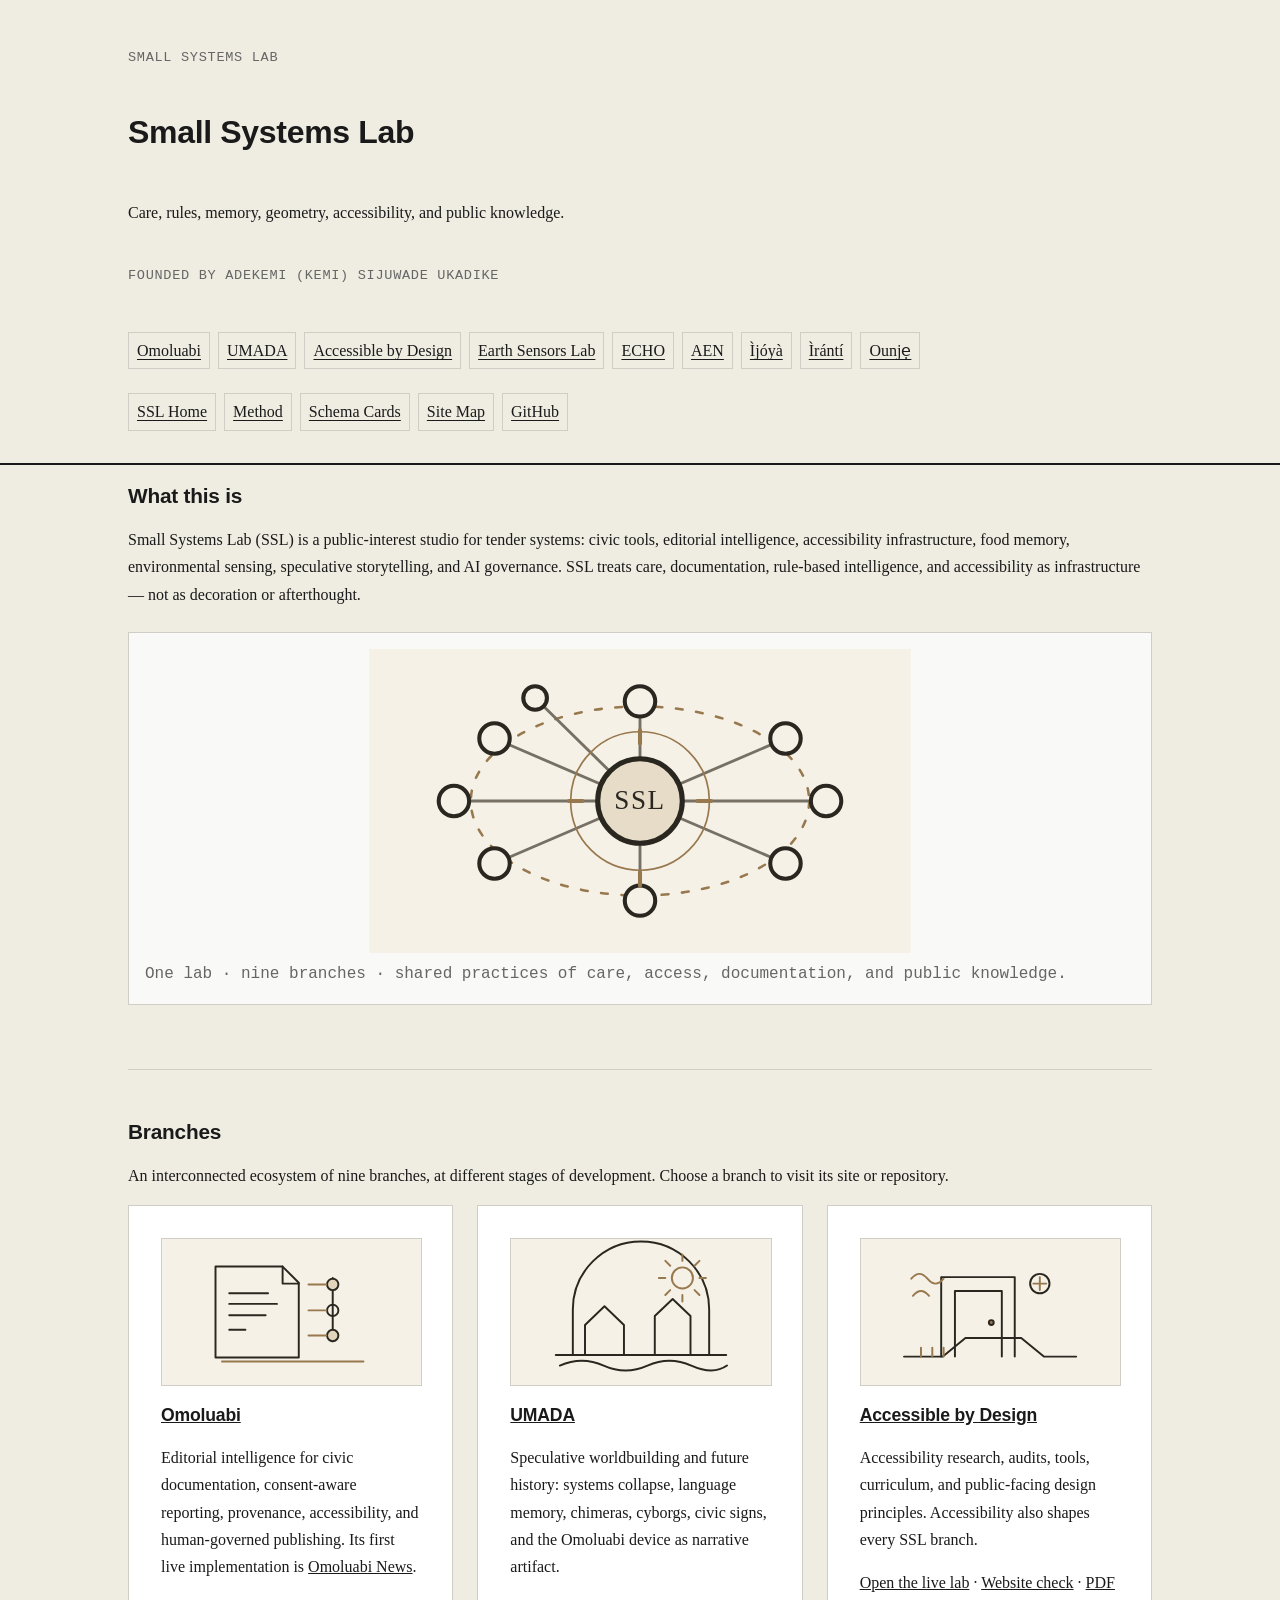
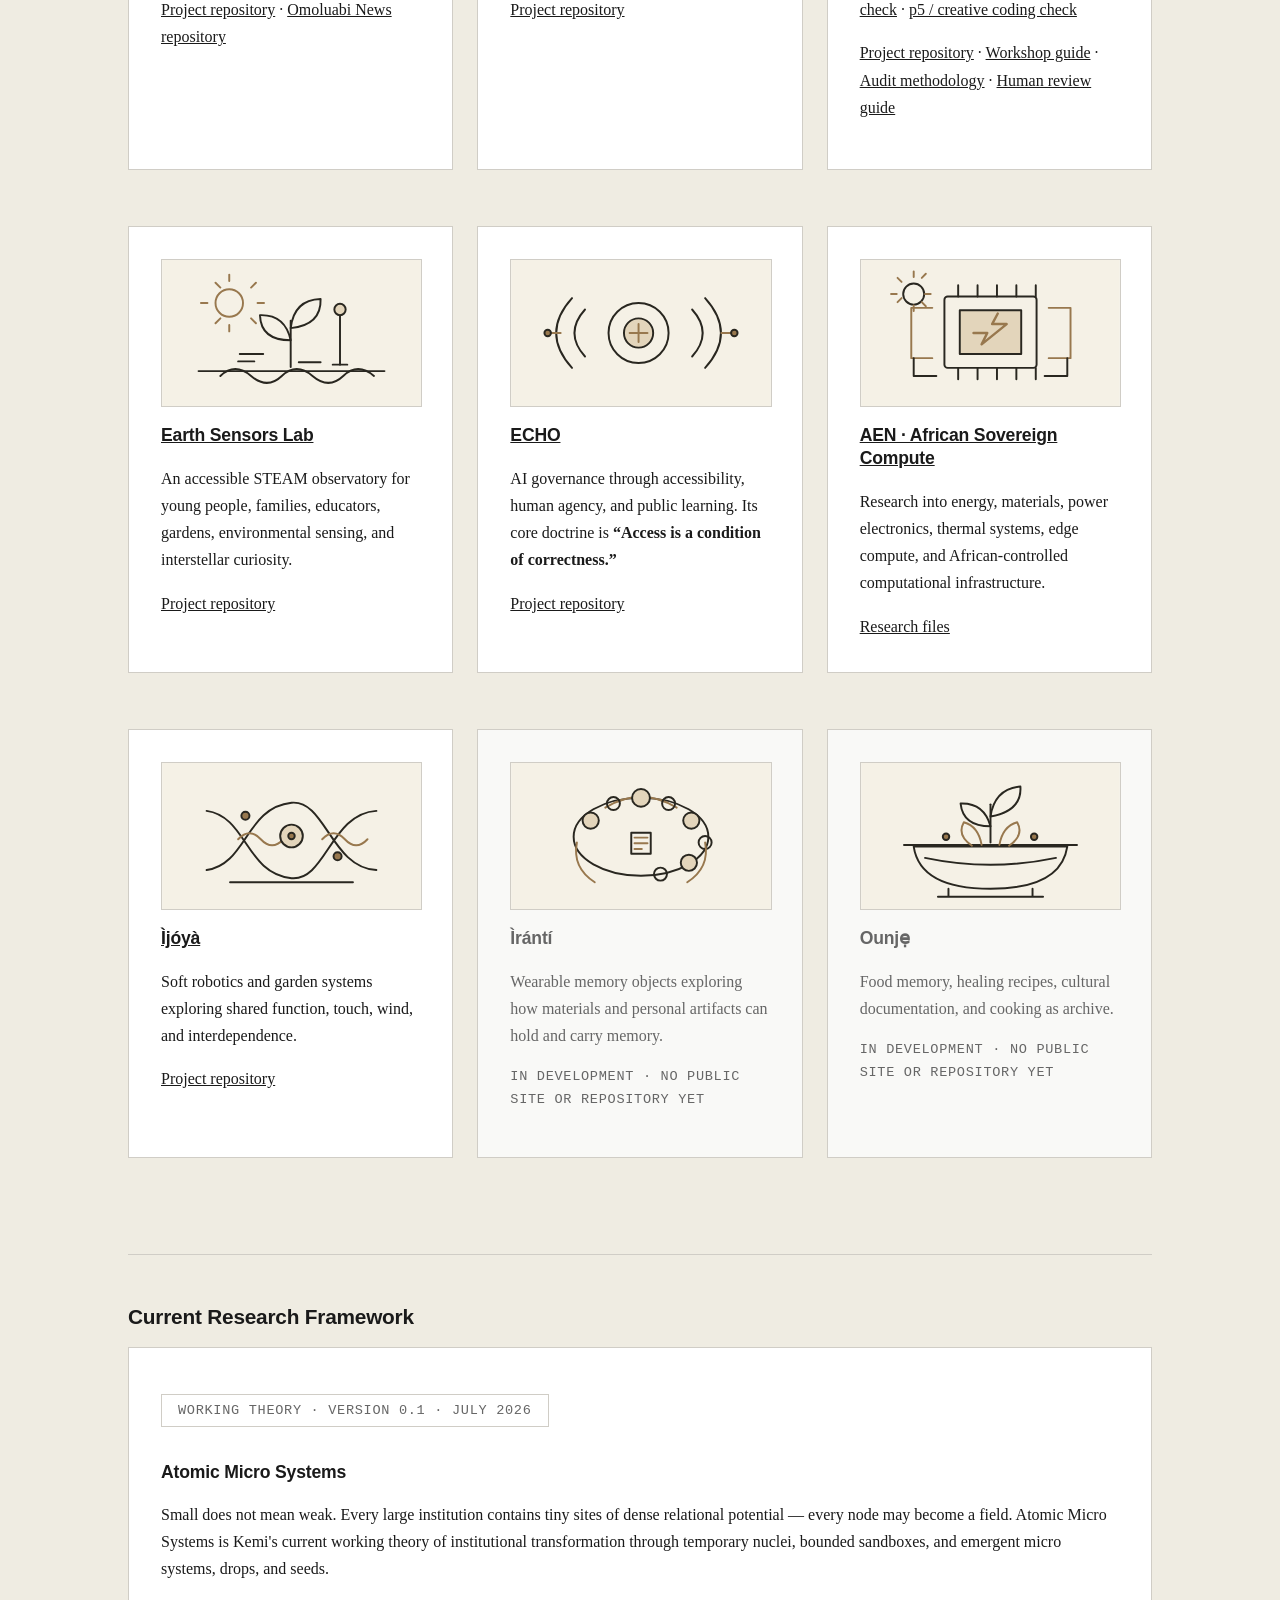
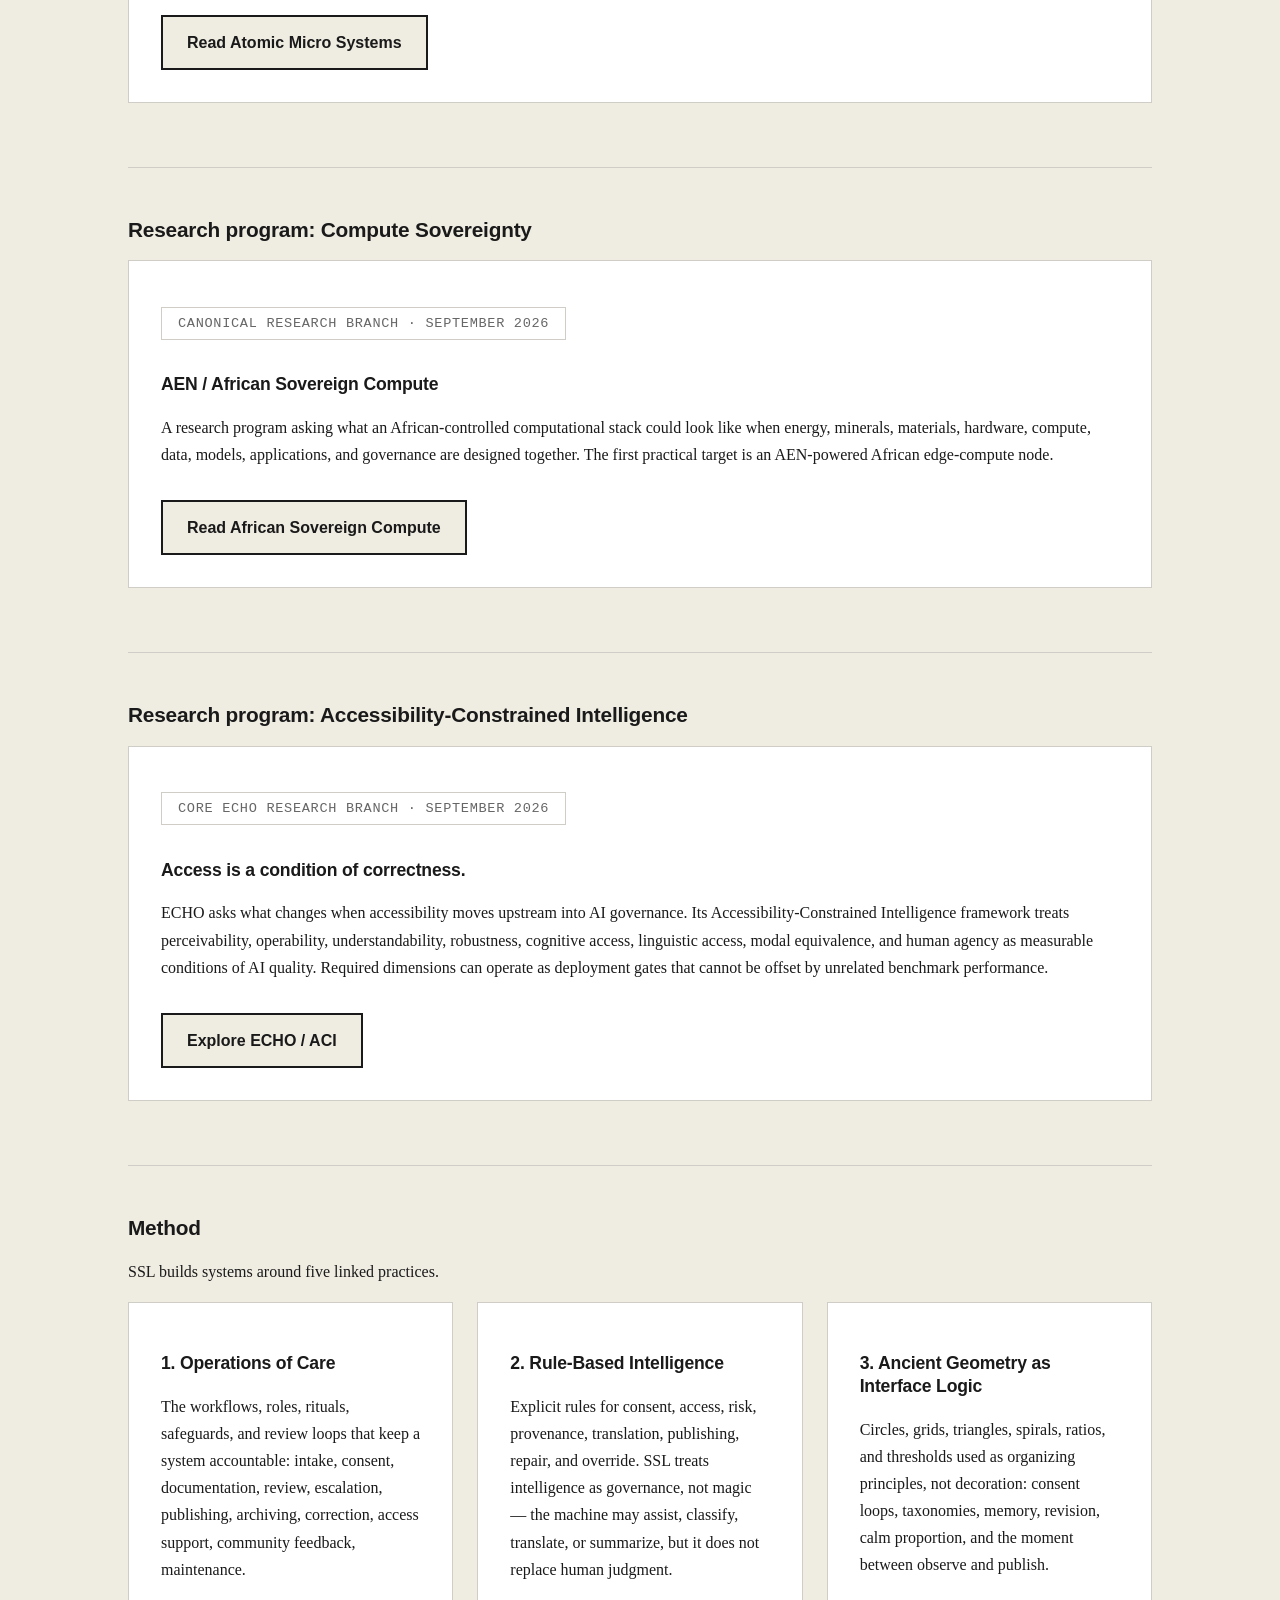
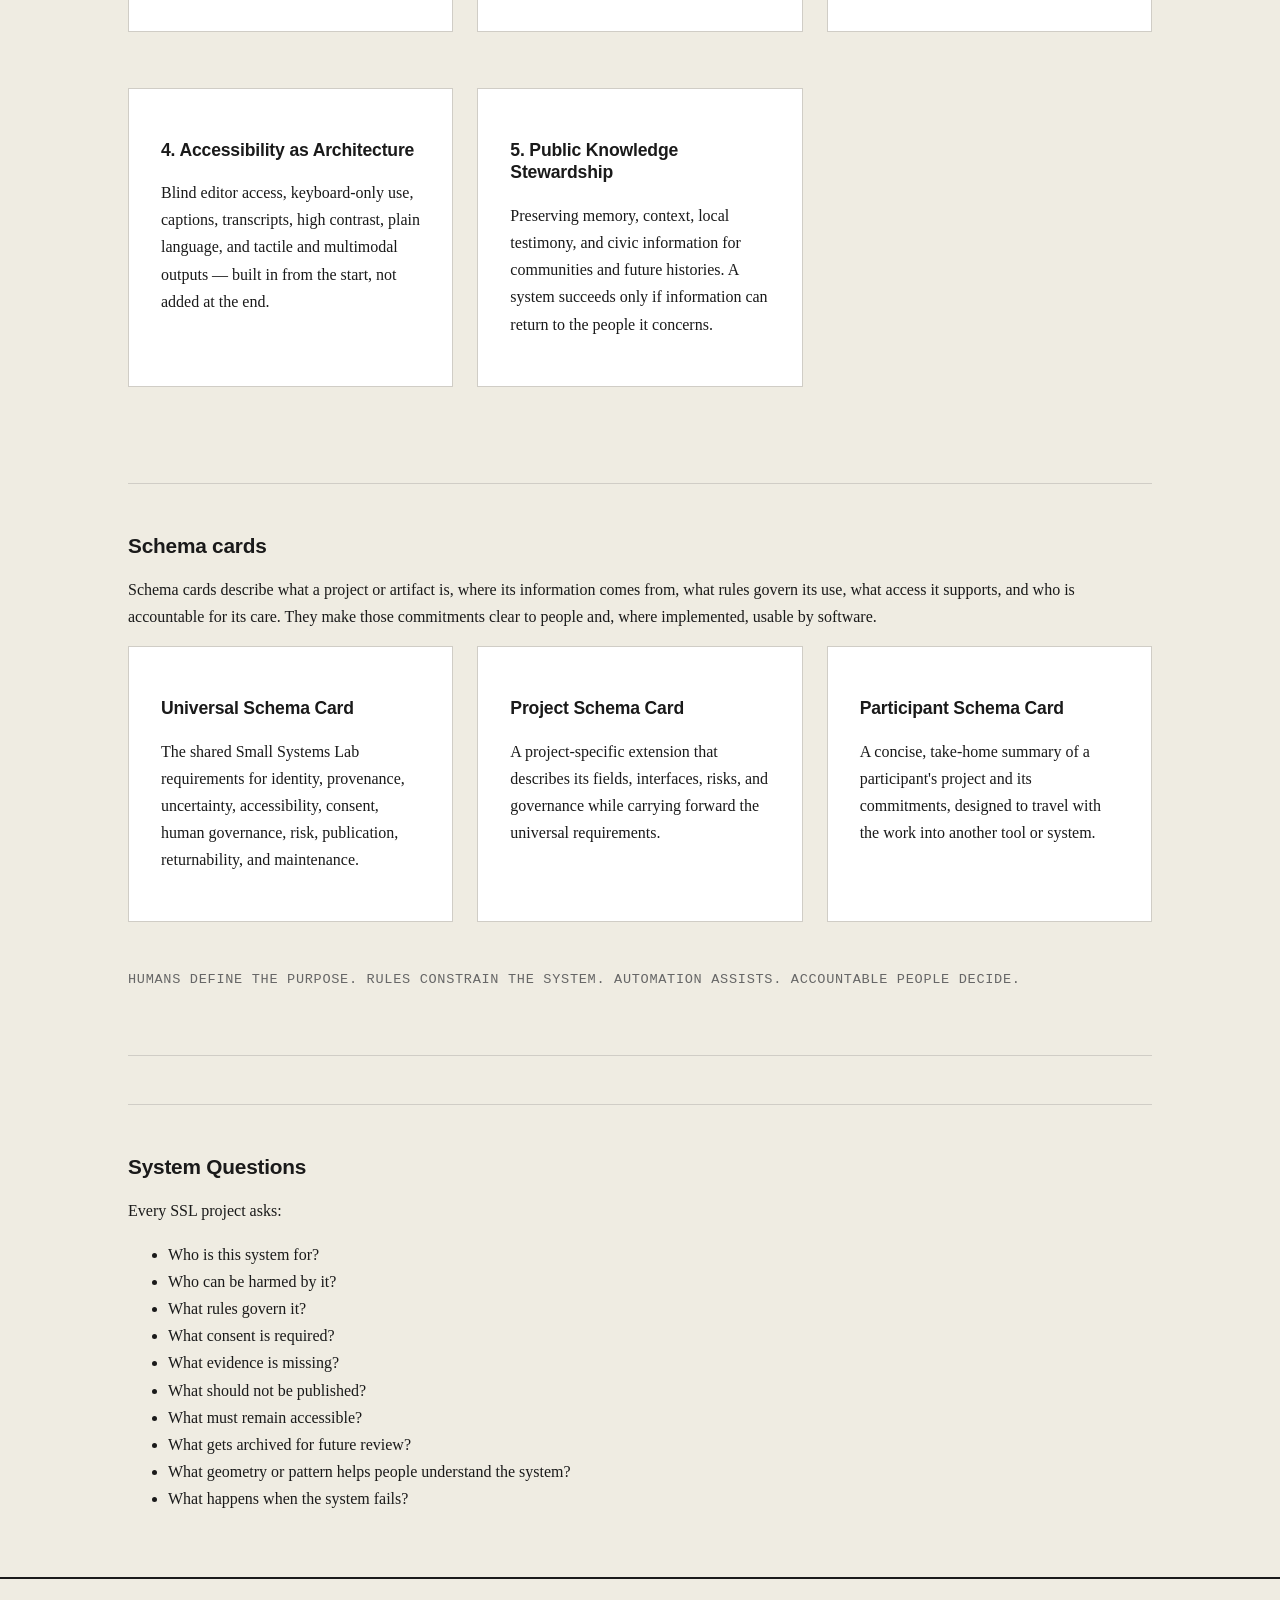
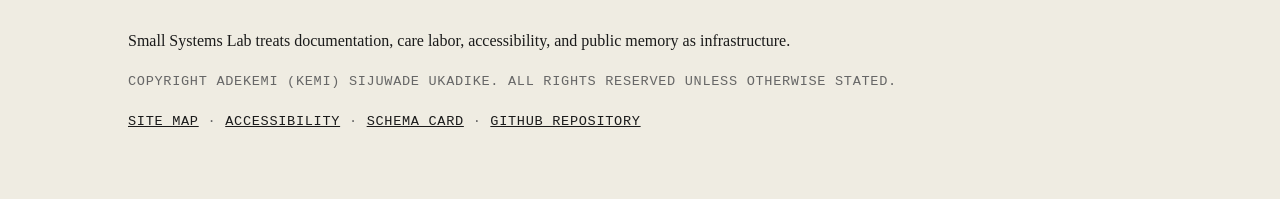
<file: index.html>
<!doctype html>
<html lang="en">
<head>
<meta charset="utf-8">
<meta name="viewport" content="width=device-width, initial-scale=1">
<title>Small Systems Lab</title>
<meta name="description" content="Small Systems Lab is a public-interest studio for care, rules, memory, geometry, accessibility, and civic knowledge, founded by Adekemi (Kemi) Sijuwade Ukadike.">
<link rel="stylesheet" href="variables.css">
<link rel="stylesheet" href="site.css">
</head>
<body>
<a class="skip-link" href="#main">Skip to main content</a>

<header class="header">
  <div class="wrap">
    <p class="text-meta">Small Systems Lab</p>
    <h1 class="text-h1">Small Systems Lab</h1>
    <p class="text-body">Care, rules, memory, geometry, accessibility, and public knowledge.</p>
    <p class="text-meta">Founded by Adekemi (Kemi) Sijuwade Ukadike</p>
    <nav class="site-nav" aria-label="Project branches">
      <ul>
        <li><a href="https://ukadike.github.io/omoluabi/">Omoluabi</a></li>
        <li><a href="https://ukadike.github.io/Umada/">UMADA</a></li>
        <li><a href="https://ukadike.github.io/accessible-by-design-prototyping/">Accessible by Design</a></li>
        <li><a href="https://ukadike.github.io/Earth-Sensors-Lab/">Earth Sensors Lab</a></li>
        <li><a href="https://ukadike.github.io/Echo/">ECHO</a></li>
        <li><a href="https://ukadike.github.io/Small-Systems-Lab/aen-sovereign-compute/">AEN</a></li>
        <li><a href="https://github.com/ukadike/Ijoya">Ìjóyà</a></li>
        <li><a href="https://ukadike.github.io/Small-Systems-Lab/#branch-iranti">Ìrántí</a></li>
        <li><a href="https://ukadike.github.io/Small-Systems-Lab/#branch-ounje">Ounjẹ</a></li>
      </ul>
    </nav>
    <nav class="resource-nav" aria-label="Site resources">
      <a href="https://ukadike.github.io/Small-Systems-Lab/" aria-current="page">SSL Home</a>
      <a href="https://ukadike.github.io/Small-Systems-Lab/#method">Method</a>
      <a href="https://ukadike.github.io/Small-Systems-Lab/#schema-cards">Schema Cards</a>
      <a href="https://ukadike.github.io/Small-Systems-Lab/site-map.html">Site Map</a>
      <a href="https://github.com/ukadike/Small-Systems-Lab">GitHub</a>
    </nav>
  </div>
</header>

<main id="main" class="wrap">

  <section aria-labelledby="about-h">
    <h2 id="about-h" class="text-h2">What this is</h2>
    <p class="text-body">Small Systems Lab (SSL) is a public-interest studio for tender systems:
      civic tools, editorial intelligence, accessibility infrastructure, food memory,
      environmental sensing, speculative storytelling, and AI governance. SSL treats care,
      documentation, rule-based intelligence, and accessibility as infrastructure — not as
      decoration or afterthought.</p>
    <figure class="ecosystem-figure">
      <img src="assets/ssl-ecosystem.svg" alt="A central Small Systems Lab mark connects to nine satellite points, representing its interdependent branches.">
      <figcaption>One lab · nine branches · shared practices of care, access, documentation, and public knowledge.</figcaption>
    </figure>
  </section>

  <hr class="divider">

  <section id="branches" aria-labelledby="branches-h">
    <h2 id="branches-h" class="text-h2">Branches</h2>
    <p class="text-body">An interconnected ecosystem of nine branches, at different stages of development. Choose a branch to visit its site or repository.</p>
    <div class="grid-2">
      <article id="branch-omoluabi" class="card">
        <img class="branch-art" src="assets/branch-omoluabi.svg" alt="Open editorial record with source markers and a timeline.">
        <h3 class="text-h3"><a href="https://ukadike.github.io/omoluabi/">Omoluabi</a></h3>
        <p class="text-body">Editorial intelligence for civic documentation, consent-aware reporting, provenance, accessibility, and human-governed publishing. Its first live implementation is <a href="https://ukadike.github.io/omoluabi-news/">Omoluabi News</a>.</p>
        <p><a href="https://github.com/ukadike/omoluabi">Project repository</a> · <a href="https://github.com/ukadike/omoluabi-news">Omoluabi News repository</a></p>
      </article>
      <article id="branch-umada" class="card">
        <img class="branch-art" src="assets/branch-umada.svg" alt="Arched speculative cityscape beneath a ringed moon.">
        <h3 class="text-h3"><a href="https://ukadike.github.io/Umada/">UMADA</a></h3>
        <p class="text-body">Speculative worldbuilding and future history: systems collapse, language memory, chimeras, cyborgs, civic signs, and the Omoluabi device as narrative artifact.</p>
        <a href="https://github.com/ukadike/Umada">Project repository</a>
      </article>
      <article id="branch-accessible-by-design" class="card">
        <img class="branch-art" src="assets/branch-accessible-design.svg" alt="Open doorway, accessible ramp, and access marks.">
        <h3 class="text-h3"><a href="https://ukadike.github.io/accessible-by-design-prototyping/">Accessible by Design</a></h3>
        <p class="text-body">Accessibility research, audits, tools, curriculum, and public-facing design principles. Accessibility also shapes every SSL branch.</p>
        <p><a href="https://ukadike.github.io/accessible-by-design-prototyping/">Open the live lab</a> · <a href="https://ukadike.github.io/accessible-by-design-prototyping/website-check.html">Website check</a> · <a href="https://ukadike.github.io/accessible-by-design-prototyping/pdf-check.html">PDF check</a> · <a href="https://ukadike.github.io/accessible-by-design-prototyping/p5-check.html">p5 / creative coding check</a></p>
        <p><a href="https://github.com/ukadike/accessible-by-design-prototyping">Project repository</a> · <a href="https://github.com/ukadike/accessible-by-design-prototyping/blob/main/docs/workshop-guide.md">Workshop guide</a> · <a href="https://github.com/ukadike/accessible-by-design-prototyping/blob/main/docs/audit-methodology.md">Audit methodology</a> · <a href="https://github.com/ukadike/accessible-by-design-prototyping/blob/main/docs/human-review-guide.md">Human review guide</a></p>
      </article>
      <article id="branch-earth-sensors-lab" class="card">
        <img class="branch-art" src="assets/branch-earth-sensors.svg" alt="Seedling and soil sensor beside a small sun.">
        <h3 class="text-h3"><a href="https://ukadike.github.io/Earth-Sensors-Lab/">Earth Sensors Lab</a></h3>
        <p class="text-body">An accessible STEAM observatory for young people, families, educators, gardens, environmental sensing, and interstellar curiosity.</p>
        <a href="https://github.com/ukadike/Earth-Sensors-Lab">Project repository</a>
      </article>
      <article id="branch-echo" class="card">
        <img class="branch-art" src="assets/branch-echo.svg" alt="Concentric signal rings meeting at a central listening point.">
        <h3 class="text-h3"><a href="https://ukadike.github.io/Echo/">ECHO</a></h3>
        <p class="text-body">AI governance through accessibility, human agency, and public learning. Its core doctrine is <strong>“Access is a condition of correctness.”</strong></p>
        <a href="https://github.com/ukadike/Echo">Project repository</a>
      </article>
      <article id="branch-aen" class="card">
        <img class="branch-art" src="assets/branch-aen.svg" alt="Compute module connected to an energy grid and sun.">
        <h3 class="text-h3"><a href="aen-sovereign-compute/">AEN · African Sovereign Compute</a></h3>
        <p class="text-body">Research into energy, materials, power electronics, thermal systems, edge compute, and African-controlled computational infrastructure.</p>
        <a href="https://github.com/ukadike/Small-Systems-Lab/tree/main/aen-sovereign-compute">Research files</a>
      </article>
      <article id="branch-ijoya" class="card">
        <img class="branch-art" src="assets/branch-ijoya.svg" alt="Two flexible garden forms cross at tactile connection points.">
        <h3 class="text-h3"><a href="https://github.com/ukadike/Ijoya">Ìjóyà</a></h3>
        <p class="text-body">Soft robotics and garden systems exploring shared function, touch, wind, and interdependence.</p>
        <a href="https://github.com/ukadike/Ijoya">Project repository</a>
      </article>
      <article id="branch-iranti" class="card unlinked">
        <img class="branch-art" src="assets/branch-iranti.svg" alt="Memory loop threaded with beads and an archive stone.">
        <h3 class="text-h3">Ìrántí</h3>
        <p class="text-body">Wearable memory objects exploring how materials and personal artifacts can hold and carry memory.</p>
        <p class="text-meta">In development · no public site or repository yet</p>
      </article>
      <article id="branch-ounje" class="card unlinked">
        <img class="branch-art" src="assets/branch-ounje.svg" alt="Shared bowl beneath leaves and stems.">
        <h3 class="text-h3">Ounjẹ</h3>
        <p class="text-body">Food memory, healing recipes, cultural documentation, and cooking as archive.</p>
        <p class="text-meta">In development · no public site or repository yet</p>
      </article>
    </div>
  </section>

  <hr class="divider">

  <section aria-labelledby="thesis-h">
    <h2 id="thesis-h" class="text-h2">Current Research Framework</h2>
    <article class="card">
      <p class="status-line text-meta">Working theory · Version 0.1 · July 2026</p>
      <h3 class="text-h3">Atomic Micro Systems</h3>
      <p class="text-body">Small does not mean weak. Every large institution contains tiny
        sites of dense relational potential — every node may become a field. Atomic Micro
        Systems is Kemi's current working theory of institutional transformation through
        temporary nuclei, bounded sandboxes, and emergent micro systems, drops, and seeds.</p>
      <a class="btn" href="atomic-micro-systems/">Read Atomic Micro Systems</a>
    </article>
  </section>

  <hr class="divider">

  <section aria-labelledby="sovereign-compute-h">
    <h2 id="sovereign-compute-h" class="text-h2">Research program: Compute Sovereignty</h2>
    <article class="card">
      <p class="status-line text-meta">Canonical research branch · September 2026</p>
      <h3 class="text-h3">AEN / African Sovereign Compute</h3>
      <p class="text-body">A research program asking what an African-controlled computational stack could look like when energy, minerals, materials, hardware, compute, data, models, applications, and governance are designed together. The first practical target is an AEN-powered African edge-compute node.</p>
      <a class="btn" href="aen-sovereign-compute/">Read African Sovereign Compute</a>
    </article>
  </section>

  <hr class="divider">

  <section aria-labelledby="echo-governance-h">
    <h2 id="echo-governance-h" class="text-h2">Research program: Accessibility-Constrained Intelligence</h2>
    <article class="card">
      <p class="status-line text-meta">Core ECHO research branch · September 2026</p>
      <h3 class="text-h3">Access is a condition of correctness.</h3>
      <p class="text-body">ECHO asks what changes when accessibility moves upstream into AI
        governance. Its Accessibility-Constrained Intelligence framework treats perceivability,
        operability, understandability, robustness, cognitive access, linguistic access, modal
        equivalence, and human agency as measurable conditions of AI quality. Required dimensions
        can operate as deployment gates that cannot be offset by unrelated benchmark performance.</p>
      <a class="btn" href="https://ukadike.github.io/Echo/">Explore ECHO / ACI</a>
    </article>
  </section>

  <hr class="divider">

  <section id="method" aria-labelledby="method-h">
    <h2 id="method-h" class="text-h2">Method</h2>
    <p class="text-body">SSL builds systems around five linked practices.</p>
    <div class="grid-2">
      <article class="card">
        <h3 class="text-h3">1. Operations of Care</h3>
        <p class="text-body">The workflows, roles, rituals, safeguards, and review loops that
          keep a system accountable: intake, consent, documentation, review, escalation,
          publishing, archiving, correction, access support, community feedback, maintenance.</p>
      </article>
      <article class="card">
        <h3 class="text-h3">2. Rule-Based Intelligence</h3>
        <p class="text-body">Explicit rules for consent, access, risk, provenance, translation,
          publishing, repair, and override. SSL treats intelligence as governance, not magic —
          the machine may assist, classify, translate, or summarize, but it does not replace
          human judgment.</p>
      </article>
      <article class="card">
        <h3 class="text-h3">3. Ancient Geometry as Interface Logic</h3>
        <p class="text-body">Circles, grids, triangles, spirals, ratios, and thresholds used as
          organizing principles, not decoration: consent loops, taxonomies, memory, revision,
          calm proportion, and the moment between observe and publish.</p>
      </article>
      <article class="card">
        <h3 class="text-h3">4. Accessibility as Architecture</h3>
        <p class="text-body">Blind editor access, keyboard-only use, captions, transcripts, high
          contrast, plain language, and tactile and multimodal outputs — built in from the
          start, not added at the end.</p>
      </article>
      <article class="card">
        <h3 class="text-h3">5. Public Knowledge Stewardship</h3>
        <p class="text-body">Preserving memory, context, local testimony, and civic information
          for communities and future histories. A system succeeds only if information can
          return to the people it concerns.</p>
      </article>
    </div>
  </section>

  <hr class="divider">

  <section id="schema-cards" aria-labelledby="schema-cards-h">
    <h2 id="schema-cards-h" class="text-h2">Schema cards</h2>
    <p class="text-body">Schema cards describe what a project or artifact is, where its information comes from, what rules govern its use, what access it supports, and who is accountable for its care. They make those commitments clear to people and, where implemented, usable by software.</p>
    <div class="grid-2">
      <article class="card">
        <h3 class="text-h3">Universal Schema Card</h3>
        <p class="text-body">The shared Small Systems Lab requirements for identity, provenance, uncertainty, accessibility, consent, human governance, risk, publication, returnability, and maintenance.</p>
      </article>
      <article class="card">
        <h3 class="text-h3">Project Schema Card</h3>
        <p class="text-body">A project-specific extension that describes its fields, interfaces, risks, and governance while carrying forward the universal requirements.</p>
      </article>
      <article class="card">
        <h3 class="text-h3">Participant Schema Card</h3>
        <p class="text-body">A concise, take-home summary of a participant's project and its commitments, designed to travel with the work into another tool or system.</p>
      </article>
    </div>
    <p class="text-meta">Humans define the purpose. Rules constrain the system. Automation assists. Accountable people decide.</p>
  </section>

  <hr class="divider">

  <hr class="divider">

  <section aria-labelledby="questions-h">
    <h2 id="questions-h" class="text-h2">System Questions</h2>
    <p class="text-body">Every SSL project asks:</p>
    <ul class="text-body">
      <li>Who is this system for?</li>
      <li>Who can be harmed by it?</li>
      <li>What rules govern it?</li>
      <li>What consent is required?</li>
      <li>What evidence is missing?</li>
      <li>What should not be published?</li>
      <li>What must remain accessible?</li>
      <li>What gets archived for future review?</li>
      <li>What geometry or pattern helps people understand the system?</li>
      <li>What happens when the system fails?</li>
    </ul>
  </section>

</main>

<footer class="site-footer">
  <div class="wrap">
    <p class="text-body">Small Systems Lab treats documentation, care labor, accessibility, and
      public memory as infrastructure.</p>
    <p class="text-meta">Copyright Adekemi (Kemi) Sijuwade Ukadike. All rights reserved unless otherwise stated.</p>
    <p class="text-meta"><a href="site-map.html">Site Map</a> · <a href="https://github.com/ukadike/Small-Systems-Lab/blob/main/docs/accessibility.md">Accessibility</a> · <a href="https://github.com/ukadike/Small-Systems-Lab/blob/main/SCHEMA_CARD.md">Schema Card</a> · <a href="https://github.com/ukadike/Small-Systems-Lab">GitHub repository</a></p>
  </div>
</footer>

</body>
</html>
</file>
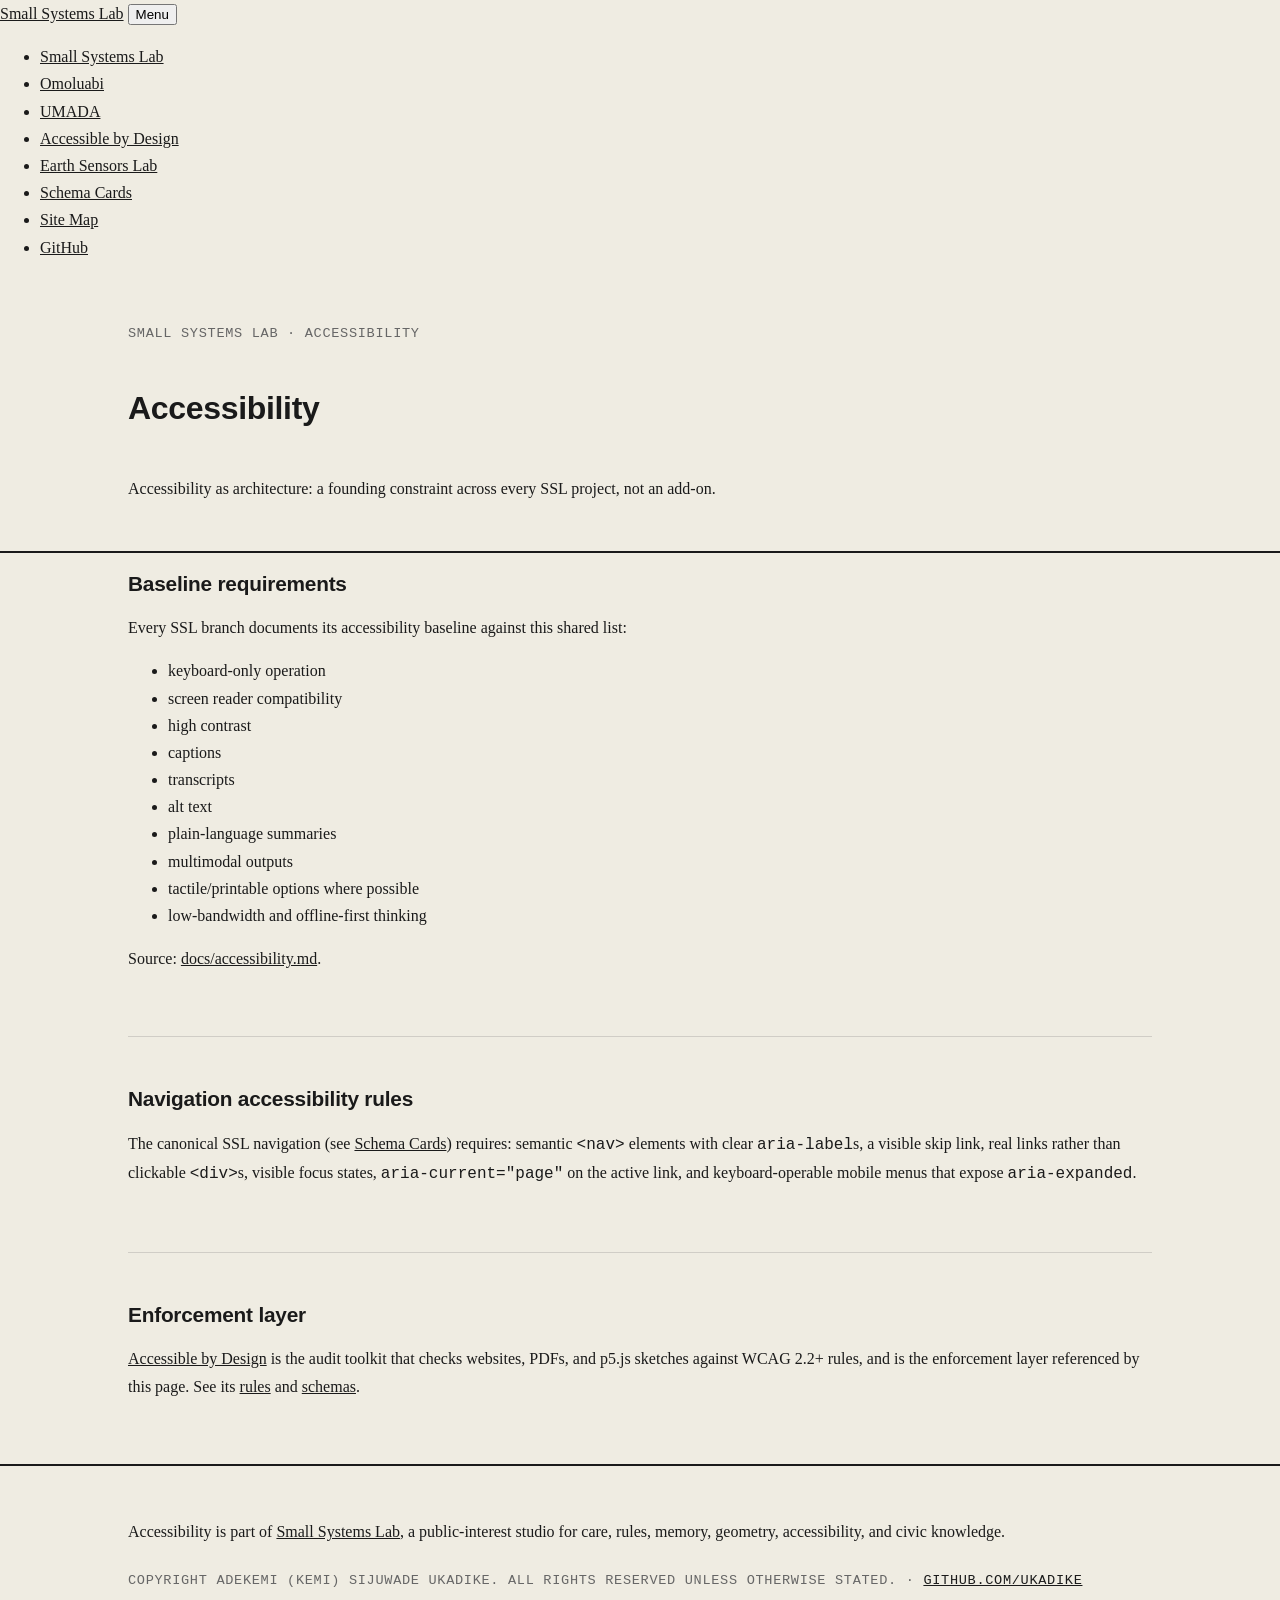
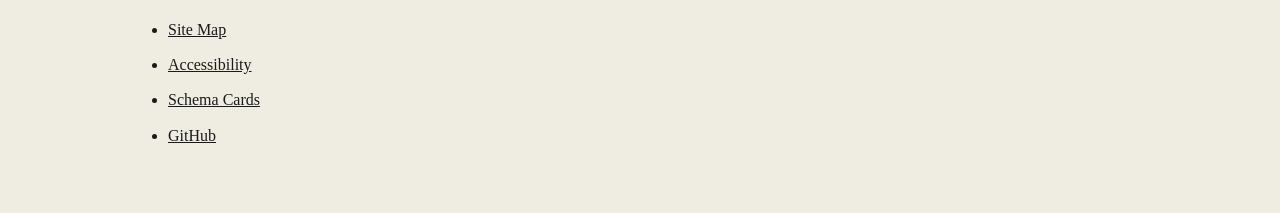
<file: accessibility/index.html>
<!doctype html>
<html lang="en">
<head>
<meta charset="utf-8">
<meta name="viewport" content="width=device-width, initial-scale=1">
<title>Accessibility — Small Systems Lab</title>
<meta name="description" content="Accessibility as architecture: the baseline requirements and enforcement layer shared across the Small Systems Lab ecosystem.">
<link rel="stylesheet" href="../variables.css">
<link rel="stylesheet" href="../site.css">
<script src="../ssl-nav.js" defer></script>
</head>
<body>
<a class="skip-link" href="#main">Skip to main content</a>

<header class="ssl-header">
  <div class="ssl-header__row">
    <a class="ssl-brand" href="https://ukadike.github.io/Small-Systems-Lab/">Small Systems Lab</a>
    <button class="nav-toggle" type="button" aria-expanded="false" aria-controls="ssl-global-nav">Menu</button>
  </div>
  <nav id="ssl-global-nav" class="ssl-global-nav" aria-label="Primary navigation">
    <ul>
      <li><a href="https://ukadike.github.io/Small-Systems-Lab/">Small Systems Lab</a></li>
      <li><a href="https://ukadike.github.io/omoluabi/">Omoluabi</a></li>
      <li><a href="https://ukadike.github.io/Umada/">UMADA</a></li>
      <li><a href="https://ukadike.github.io/accessible-by-design-prototyping/">Accessible by Design</a></li>
      <li><a href="https://ukadike.github.io/Earth-Sensors-Lab/">Earth Sensors Lab</a></li>
      <li><a href="https://ukadike.github.io/Small-Systems-Lab/schema-cards/">Schema Cards</a></li>
      <li><a href="https://ukadike.github.io/Small-Systems-Lab/site-map/">Site Map</a></li>
      <li><a href="https://github.com/ukadike">GitHub</a></li>
    </ul>
  </nav>
</header>

<header class="header">
  <div class="wrap">
    <p class="text-meta">Small Systems Lab · Accessibility</p>
    <h1 class="text-h1">Accessibility</h1>
    <p class="text-body">Accessibility as architecture: a founding constraint across every SSL
      project, not an add-on.</p>
  </div>
</header>

<main id="main" class="wrap">

  <section aria-labelledby="baseline-h">
    <h2 id="baseline-h" class="text-h2">Baseline requirements</h2>
    <p class="text-body">Every SSL branch documents its accessibility baseline against this
      shared list:</p>
    <ul class="text-body">
      <li>keyboard-only operation</li>
      <li>screen reader compatibility</li>
      <li>high contrast</li>
      <li>captions</li>
      <li>transcripts</li>
      <li>alt text</li>
      <li>plain-language summaries</li>
      <li>multimodal outputs</li>
      <li>tactile/printable options where possible</li>
      <li>low-bandwidth and offline-first thinking</li>
    </ul>
    <p class="text-body">Source: <a href="https://github.com/ukadike/Small-Systems-Lab/blob/main/docs/accessibility.md">docs/accessibility.md</a>.</p>
  </section>

  <hr class="divider">

  <section aria-labelledby="nav-h">
    <h2 id="nav-h" class="text-h2">Navigation accessibility rules</h2>
    <p class="text-body">The canonical SSL navigation (see <a href="../schema-cards/">Schema
      Cards</a>) requires: semantic <code>&lt;nav&gt;</code> elements with clear
      <code>aria-label</code>s, a visible skip link, real links rather than clickable
      <code>&lt;div&gt;</code>s, visible focus states, <code>aria-current="page"</code> on the
      active link, and keyboard-operable mobile menus that expose
      <code>aria-expanded</code>.</p>
  </section>

  <hr class="divider">

  <section aria-labelledby="enforcement-h">
    <h2 id="enforcement-h" class="text-h2">Enforcement layer</h2>
    <p class="text-body"><a href="https://ukadike.github.io/accessible-by-design-prototyping/">Accessible
      by Design</a> is the audit toolkit that checks websites, PDFs, and p5.js sketches
      against WCAG 2.2+ rules, and is the enforcement layer referenced by this page. See its
      <a href="https://github.com/ukadike/accessible-by-design-prototyping/tree/main/rules">rules</a>
      and <a href="https://github.com/ukadike/accessible-by-design-prototyping/tree/main/schemas">schemas</a>.</p>
  </section>

</main>

<footer class="site-footer">
  <div class="wrap">
    <p class="text-body">Accessibility is part of <a href="https://ukadike.github.io/Small-Systems-Lab/">Small
      Systems Lab</a>, a public-interest studio for care, rules, memory, geometry, accessibility,
      and civic knowledge.</p>
    <p class="text-meta">Copyright Adekemi (Kemi) Sijuwade Ukadike. All rights reserved unless
      otherwise stated. · <a href="https://github.com/ukadike">github.com/ukadike</a></p>
    <nav aria-label="Footer">
      <ul class="footer-links">
        <li><a href="https://ukadike.github.io/Small-Systems-Lab/site-map/">Site Map</a></li>
        <li><a href="https://ukadike.github.io/Small-Systems-Lab/accessibility/" aria-current="page">Accessibility</a></li>
        <li><a href="https://ukadike.github.io/Small-Systems-Lab/schema-cards/">Schema Cards</a></li>
        <li><a href="https://github.com/ukadike">GitHub</a></li>
      </ul>
    </nav>
  </div>
</footer>

<script type="application/json" data-schema="page.schema.v1">
{
  "title": "Accessibility",
  "project": "Small Systems Lab",
  "canonicalUrl": "https://ukadike.github.io/Small-Systems-Lab/accessibility/",
  "status": "active",
  "nav": { "globalNav": true, "localNav": false, "siteMapEntry": true },
  "accessibility": {
    "skipLink": true,
    "mainLandmark": true,
    "keyboardTested": true,
    "screenReaderLabeling": true,
    "focusVisible": true
  },
  "lastUpdated": "2026-07-20"
}
</script>

</body>
</html>
</file>
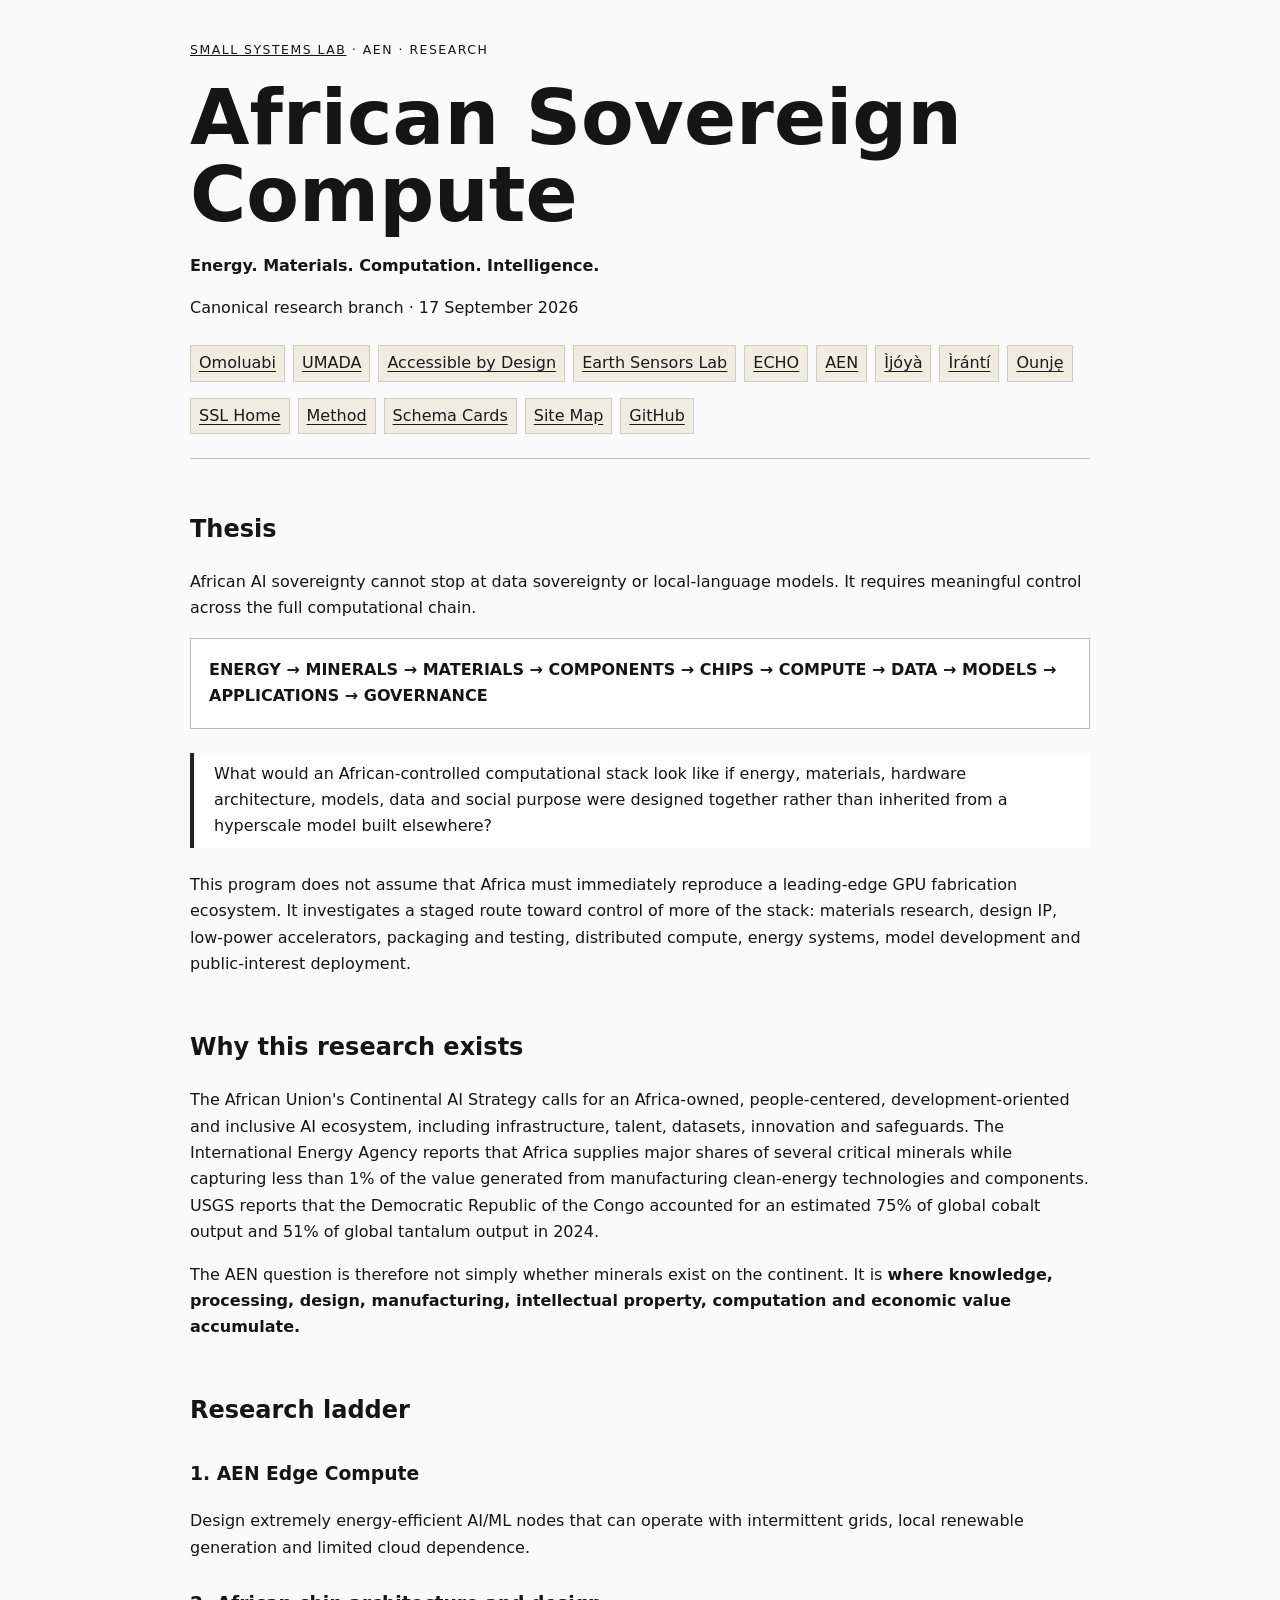
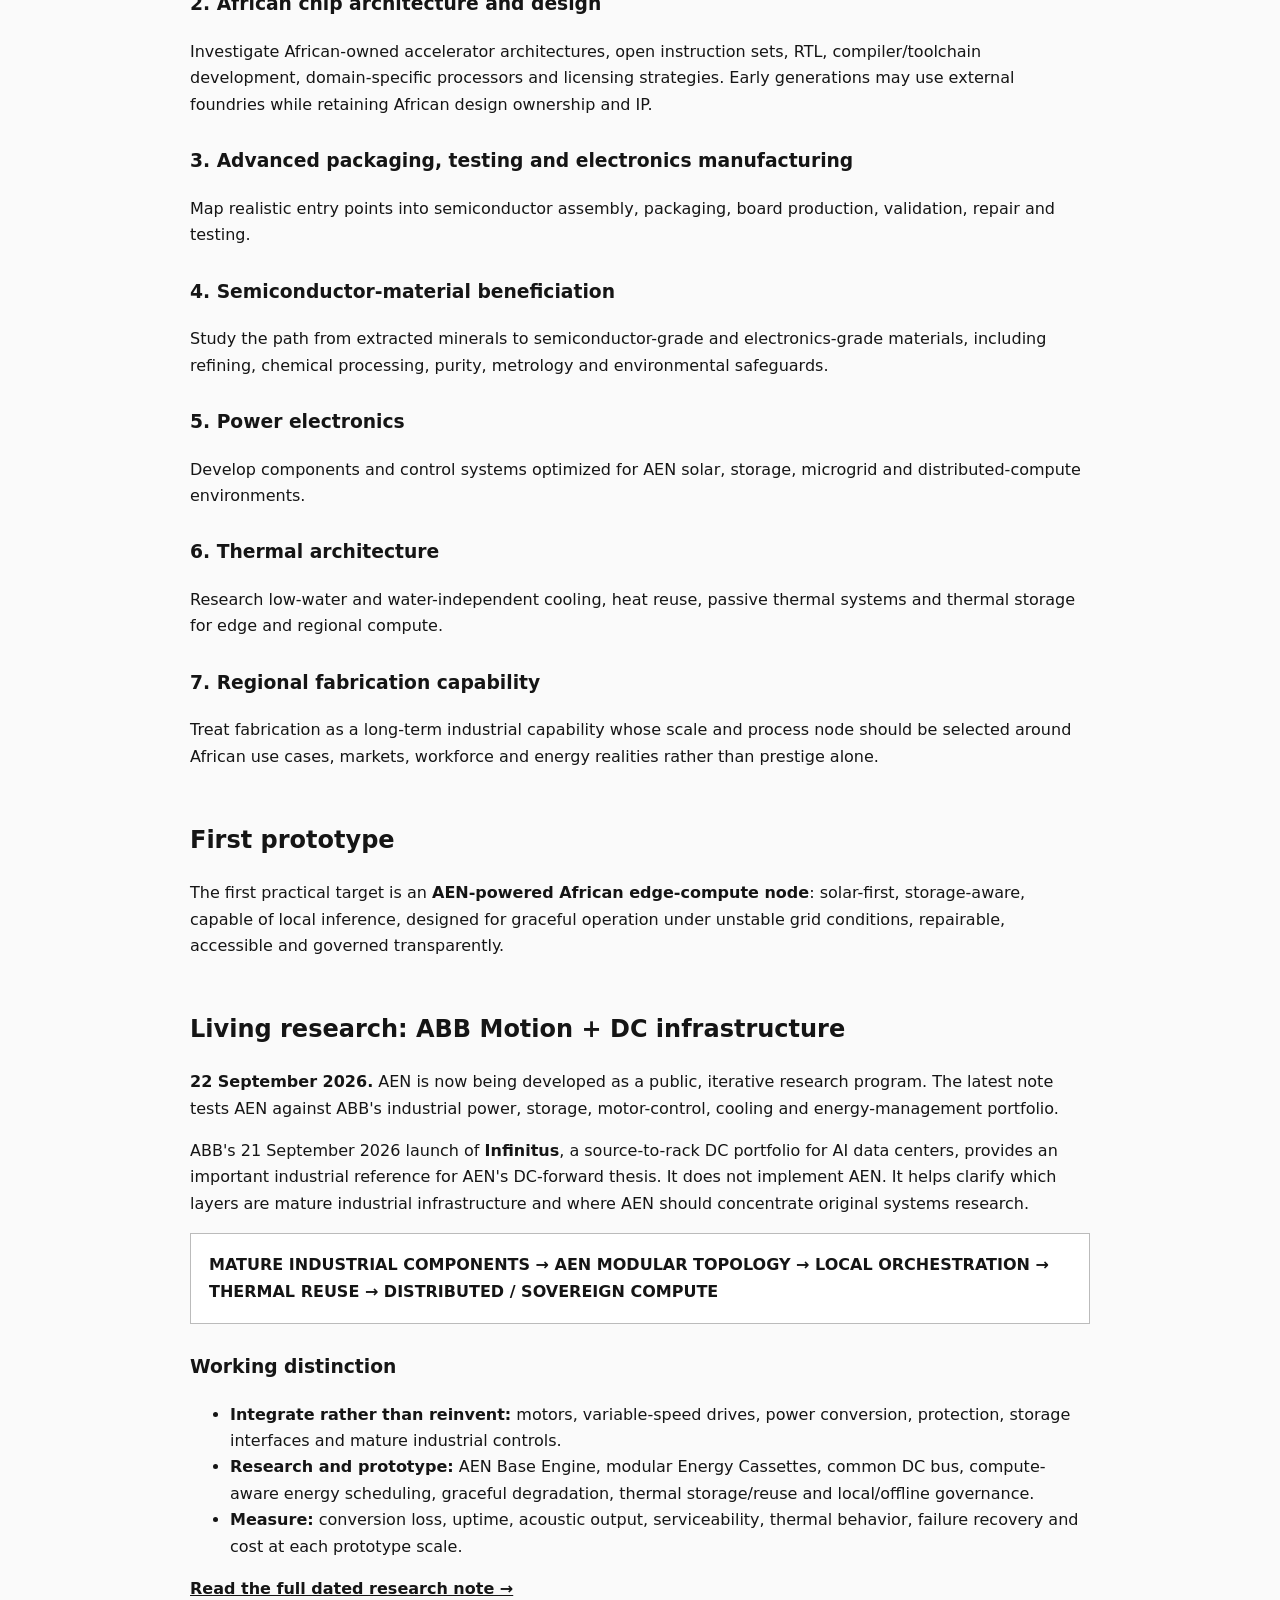
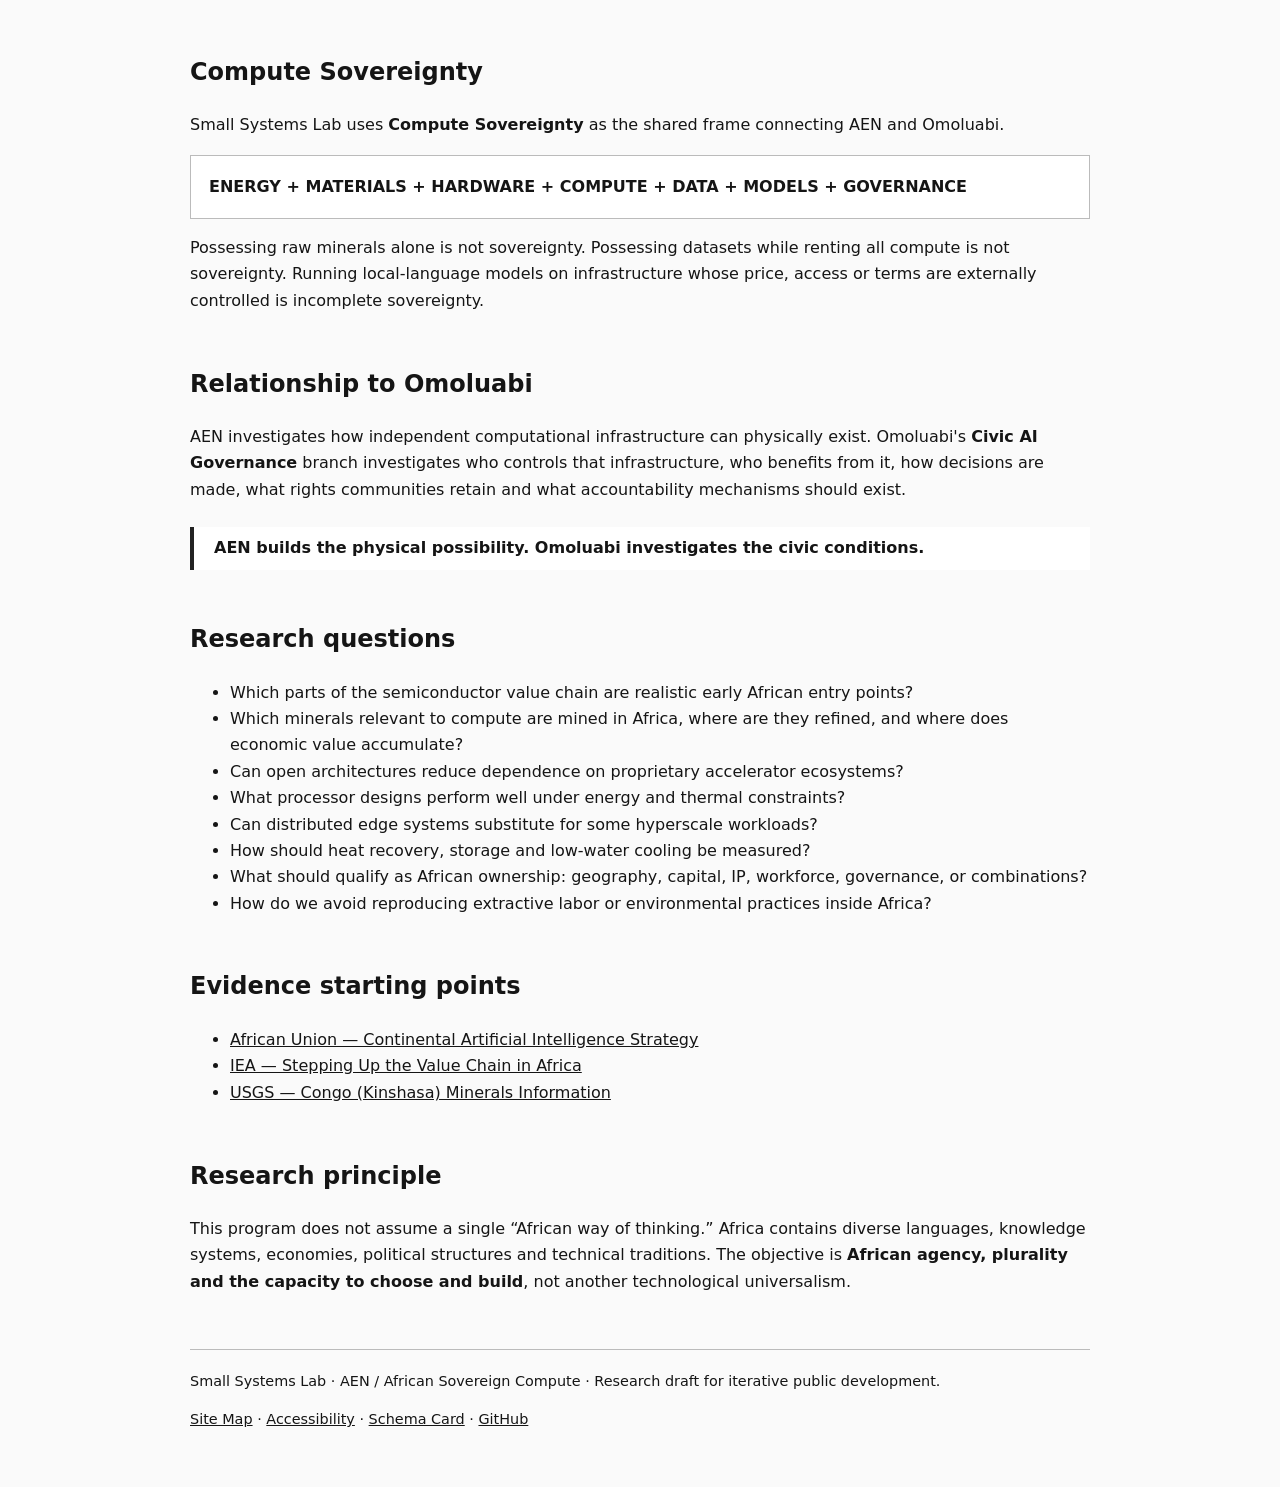
<file: aen-sovereign-compute/index.html>
<!doctype html>
<html lang="en">
<head>
<meta charset="utf-8">
<meta name="viewport" content="width=device-width,initial-scale=1">
<link rel="stylesheet" href="../variables.css">
<link rel="stylesheet" href="../site.css">
<title>AEN / African Sovereign Compute — Small Systems Lab</title>
<style>
body{font-family:system-ui,-apple-system,BlinkMacSystemFont,"Segoe UI",sans-serif;max-width:900px;margin:0 auto;padding:40px 22px;line-height:1.65;color:#151515;background:#fafafa}
a{color:inherit} header{border-bottom:1px solid #bbb;padding-bottom:24px;margin-bottom:34px}
.eyebrow{text-transform:uppercase;letter-spacing:.12em;font-size:.78rem}.chain{font-weight:700;padding:18px;border:1px solid #bbb;background:#fff}
blockquote{border-left:4px solid #222;margin:24px 0;padding:8px 20px;background:#fff}
h1{font-size:clamp(2.2rem,7vw,4.8rem);line-height:1;margin:.25em 0} h2{margin-top:2.1em} h3{margin-top:1.5em}
footer{margin-top:54px;padding-top:20px;border-top:1px solid #bbb;font-size:.9rem}
</style>
</head>
<body>
<header><div class="eyebrow"><a href="../">Small Systems Lab</a> · AEN · Research</div><h1>African Sovereign Compute</h1><p><strong>Energy. Materials. Computation. Intelligence.</strong></p><p>Canonical research branch · 17 September 2026</p>  <nav class="site-nav" aria-label="Project branches">
  <ul>
    <li><a href="https://ukadike.github.io/omoluabi/">Omoluabi</a></li>
    <li><a href="https://ukadike.github.io/Umada/">UMADA</a></li>
    <li><a href="https://github.com/ukadike/accessible-by-design-prototyping">Accessible by Design</a></li>
    <li><a href="https://ukadike.github.io/Earth-Sensors-Lab/">Earth Sensors Lab</a></li>
    <li><a href="https://ukadike.github.io/Echo/">ECHO</a></li>
    <li><a href="https://ukadike.github.io/Small-Systems-Lab/aen-sovereign-compute/">AEN</a></li>
    <li><a href="https://github.com/ukadike/Ijoya">Ìjóyà</a></li>
    <li><a href="https://ukadike.github.io/Small-Systems-Lab/#branch-iranti">Ìrántí</a></li>
    <li><a href="https://ukadike.github.io/Small-Systems-Lab/#branch-ounje">Ounjẹ</a></li>
  </ul>
</nav>
<nav class="resource-nav" aria-label="Site resources">
  <a href="https://ukadike.github.io/Small-Systems-Lab/">SSL Home</a>
  <a href="https://ukadike.github.io/Small-Systems-Lab/#method">Method</a>
  <a href="https://ukadike.github.io/Small-Systems-Lab/#schema-cards">Schema Cards</a>
  <a href="https://ukadike.github.io/Small-Systems-Lab/site-map.html">Site Map</a>
  <a href="https://github.com/ukadike/Small-Systems-Lab">GitHub</a>
</nav>
</header>
<h2>Thesis</h2>
<p>African AI sovereignty cannot stop at data sovereignty or local-language models. It requires meaningful control across the full computational chain.</p>
<div class="chain">ENERGY → MINERALS → MATERIALS → COMPONENTS → CHIPS → COMPUTE → DATA → MODELS → APPLICATIONS → GOVERNANCE</div>
<blockquote>What would an African-controlled computational stack look like if energy, materials, hardware architecture, models, data and social purpose were designed together rather than inherited from a hyperscale model built elsewhere?</blockquote>
<p>This program does not assume that Africa must immediately reproduce a leading-edge GPU fabrication ecosystem. It investigates a staged route toward control of more of the stack: materials research, design IP, low-power accelerators, packaging and testing, distributed compute, energy systems, model development and public-interest deployment.</p>
<h2>Why this research exists</h2>
<p>The African Union's Continental AI Strategy calls for an Africa-owned, people-centered, development-oriented and inclusive AI ecosystem, including infrastructure, talent, datasets, innovation and safeguards. The International Energy Agency reports that Africa supplies major shares of several critical minerals while capturing less than 1% of the value generated from manufacturing clean-energy technologies and components. USGS reports that the Democratic Republic of the Congo accounted for an estimated 75% of global cobalt output and 51% of global tantalum output in 2024.</p>
<p>The AEN question is therefore not simply whether minerals exist on the continent. It is <strong>where knowledge, processing, design, manufacturing, intellectual property, computation and economic value accumulate.</strong></p>
<h2>Research ladder</h2>
<h3>1. AEN Edge Compute</h3><p>Design extremely energy-efficient AI/ML nodes that can operate with intermittent grids, local renewable generation and limited cloud dependence.</p>
<h3>2. African chip architecture and design</h3><p>Investigate African-owned accelerator architectures, open instruction sets, RTL, compiler/toolchain development, domain-specific processors and licensing strategies. Early generations may use external foundries while retaining African design ownership and IP.</p>
<h3>3. Advanced packaging, testing and electronics manufacturing</h3><p>Map realistic entry points into semiconductor assembly, packaging, board production, validation, repair and testing.</p>
<h3>4. Semiconductor-material beneficiation</h3><p>Study the path from extracted minerals to semiconductor-grade and electronics-grade materials, including refining, chemical processing, purity, metrology and environmental safeguards.</p>
<h3>5. Power electronics</h3><p>Develop components and control systems optimized for AEN solar, storage, microgrid and distributed-compute environments.</p>
<h3>6. Thermal architecture</h3><p>Research low-water and water-independent cooling, heat reuse, passive thermal systems and thermal storage for edge and regional compute.</p>
<h3>7. Regional fabrication capability</h3><p>Treat fabrication as a long-term industrial capability whose scale and process node should be selected around African use cases, markets, workforce and energy realities rather than prestige alone.</p>
<h2>First prototype</h2>
<p>The first practical target is an <strong>AEN-powered African edge-compute node</strong>: solar-first, storage-aware, capable of local inference, designed for graceful operation under unstable grid conditions, repairable, accessible and governed transparently.</p>
<h2>Living research: ABB Motion + DC infrastructure</h2>
<p><strong>22 September 2026.</strong> AEN is now being developed as a public, iterative research program. The latest note tests AEN against ABB's industrial power, storage, motor-control, cooling and energy-management portfolio.</p>
<p>ABB's 21 September 2026 launch of <strong>Infinitus</strong>, a source-to-rack DC portfolio for AI data centers, provides an important industrial reference for AEN's DC-forward thesis. It does not implement AEN. It helps clarify which layers are mature industrial infrastructure and where AEN should concentrate original systems research.</p>
<div class="chain">MATURE INDUSTRIAL COMPONENTS → AEN MODULAR TOPOLOGY → LOCAL ORCHESTRATION → THERMAL REUSE → DISTRIBUTED / SOVEREIGN COMPUTE</div>
<h3>Working distinction</h3>
<ul>
<li><strong>Integrate rather than reinvent:</strong> motors, variable-speed drives, power conversion, protection, storage interfaces and mature industrial controls.</li>
<li><strong>Research and prototype:</strong> AEN Base Engine, modular Energy Cassettes, common DC bus, compute-aware energy scheduling, graceful degradation, thermal storage/reuse and local/offline governance.</li>
<li><strong>Measure:</strong> conversion loss, uptime, acoustic output, serviceability, thermal behavior, failure recovery and cost at each prototype scale.</li>
</ul>
<p><a href="https://github.com/ukadike/Small-Systems-Lab/blob/main/aen-sovereign-compute/research/2026-09-22-abb-motion-dc-architecture.md"><strong>Read the full dated research note →</strong></a></p>
<h2>Compute Sovereignty</h2>
<p>Small Systems Lab uses <strong>Compute Sovereignty</strong> as the shared frame connecting AEN and Omoluabi.</p>
<div class="chain">ENERGY + MATERIALS + HARDWARE + COMPUTE + DATA + MODELS + GOVERNANCE</div>
<p>Possessing raw minerals alone is not sovereignty. Possessing datasets while renting all compute is not sovereignty. Running local-language models on infrastructure whose price, access or terms are externally controlled is incomplete sovereignty.</p>
<h2>Relationship to Omoluabi</h2>
<p>AEN investigates how independent computational infrastructure can physically exist. Omoluabi's <strong>Civic AI Governance</strong> branch investigates who controls that infrastructure, who benefits from it, how decisions are made, what rights communities retain and what accountability mechanisms should exist.</p>
<blockquote><strong>AEN builds the physical possibility. Omoluabi investigates the civic conditions.</strong></blockquote>
<h2>Research questions</h2>
<ul><li>Which parts of the semiconductor value chain are realistic early African entry points?</li><li>Which minerals relevant to compute are mined in Africa, where are they refined, and where does economic value accumulate?</li><li>Can open architectures reduce dependence on proprietary accelerator ecosystems?</li><li>What processor designs perform well under energy and thermal constraints?</li><li>Can distributed edge systems substitute for some hyperscale workloads?</li><li>How should heat recovery, storage and low-water cooling be measured?</li><li>What should qualify as African ownership: geography, capital, IP, workforce, governance, or combinations?</li><li>How do we avoid reproducing extractive labor or environmental practices inside Africa?</li></ul>
<h2>Evidence starting points</h2>
<ul><li><a href="https://au.int/en/documents/20240809/continental-artificial-intelligence-strategy">African Union — Continental Artificial Intelligence Strategy</a></li><li><a href="https://www.iea.org/reports/stepping-up-the-value-chain-in-africa">IEA — Stepping Up the Value Chain in Africa</a></li><li><a href="https://www.usgs.gov/centers/national-minerals-information-center/congo-kinshasa">USGS — Congo (Kinshasa) Minerals Information</a></li></ul>
<h2>Research principle</h2>
<p>This program does not assume a single “African way of thinking.” Africa contains diverse languages, knowledge systems, economies, political structures and technical traditions. The objective is <strong>African agency, plurality and the capacity to choose and build</strong>, not another technological universalism.</p>
<footer>Small Systems Lab · AEN / African Sovereign Compute · Research draft for iterative public development.<p><a href="https://ukadike.github.io/Small-Systems-Lab/site-map.html">Site Map</a> · <a href="https://github.com/ukadike/Small-Systems-Lab/blob/main/docs/accessibility.md">Accessibility</a> · <a href="https://github.com/ukadike/Small-Systems-Lab/blob/main/SCHEMA_CARD.md">Schema Card</a> · <a href="https://github.com/ukadike/Small-Systems-Lab">GitHub</a></p></footer>
</body></html>
</file>
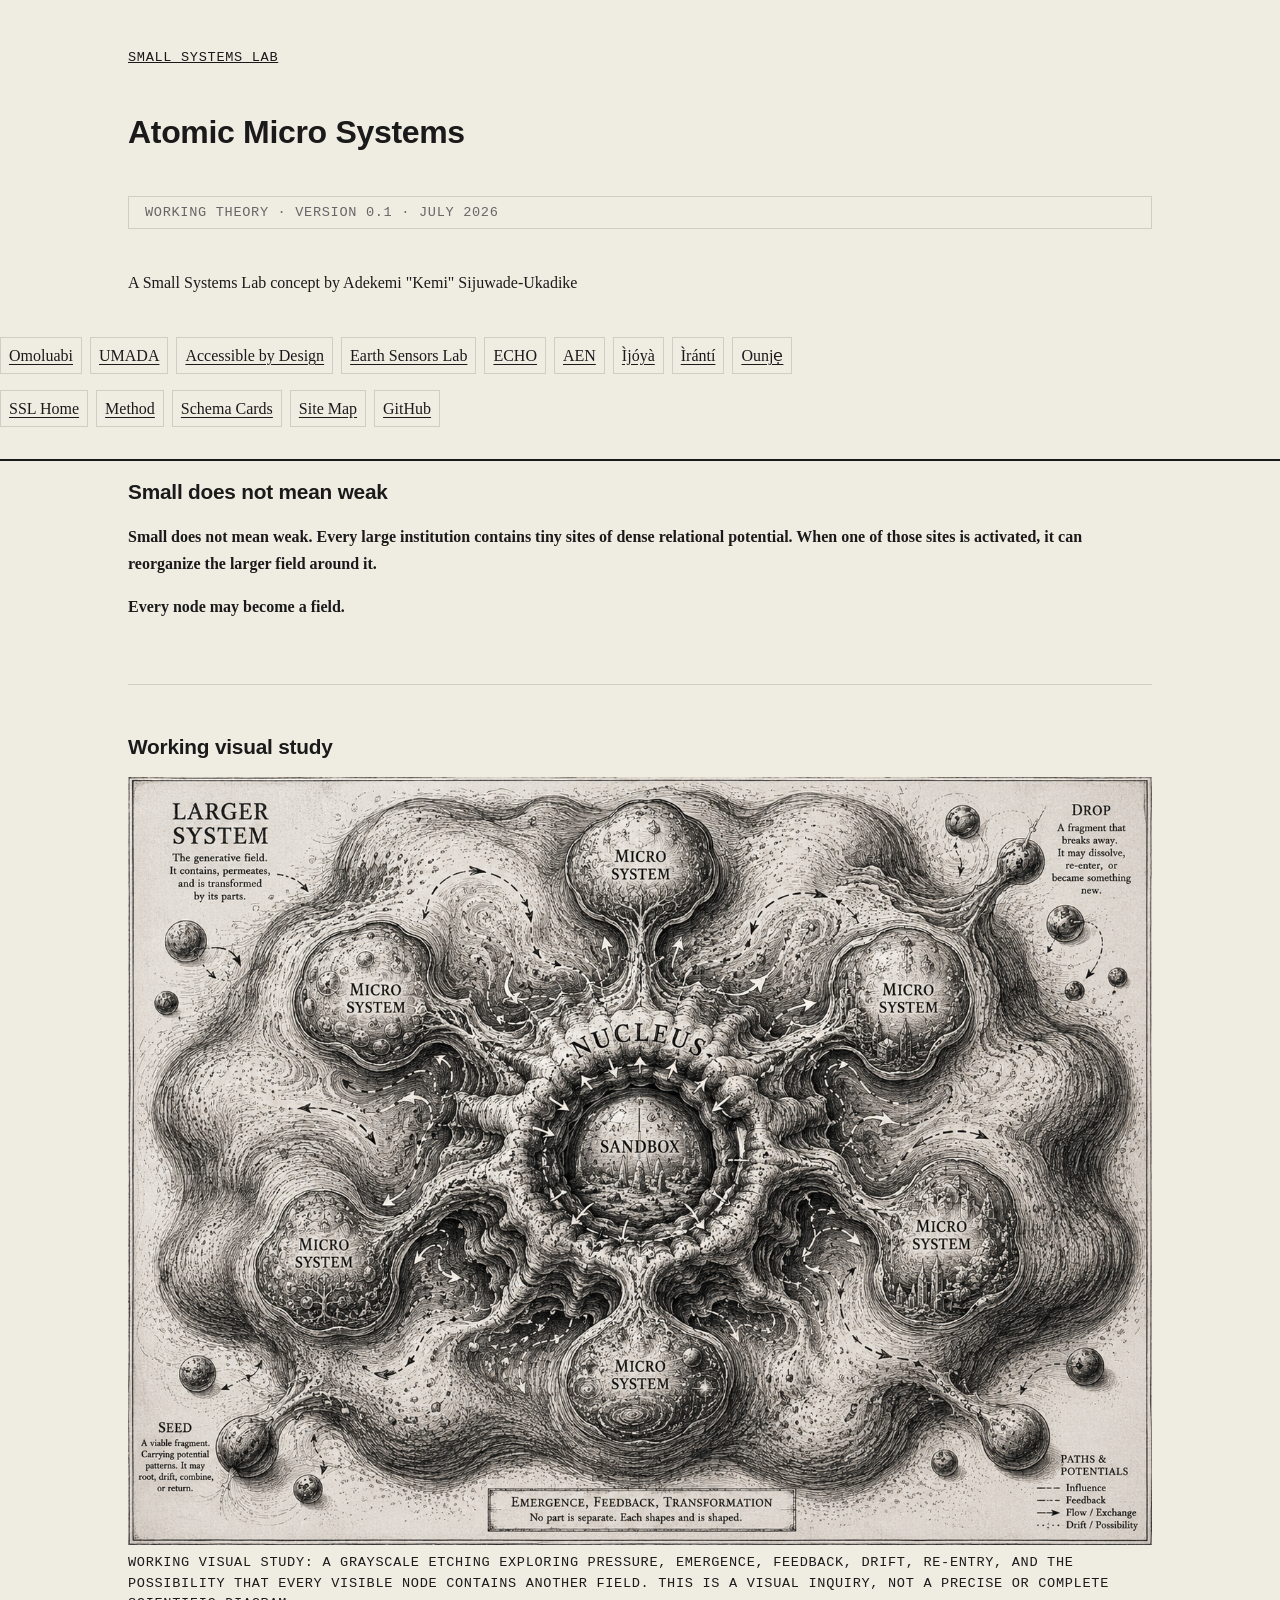
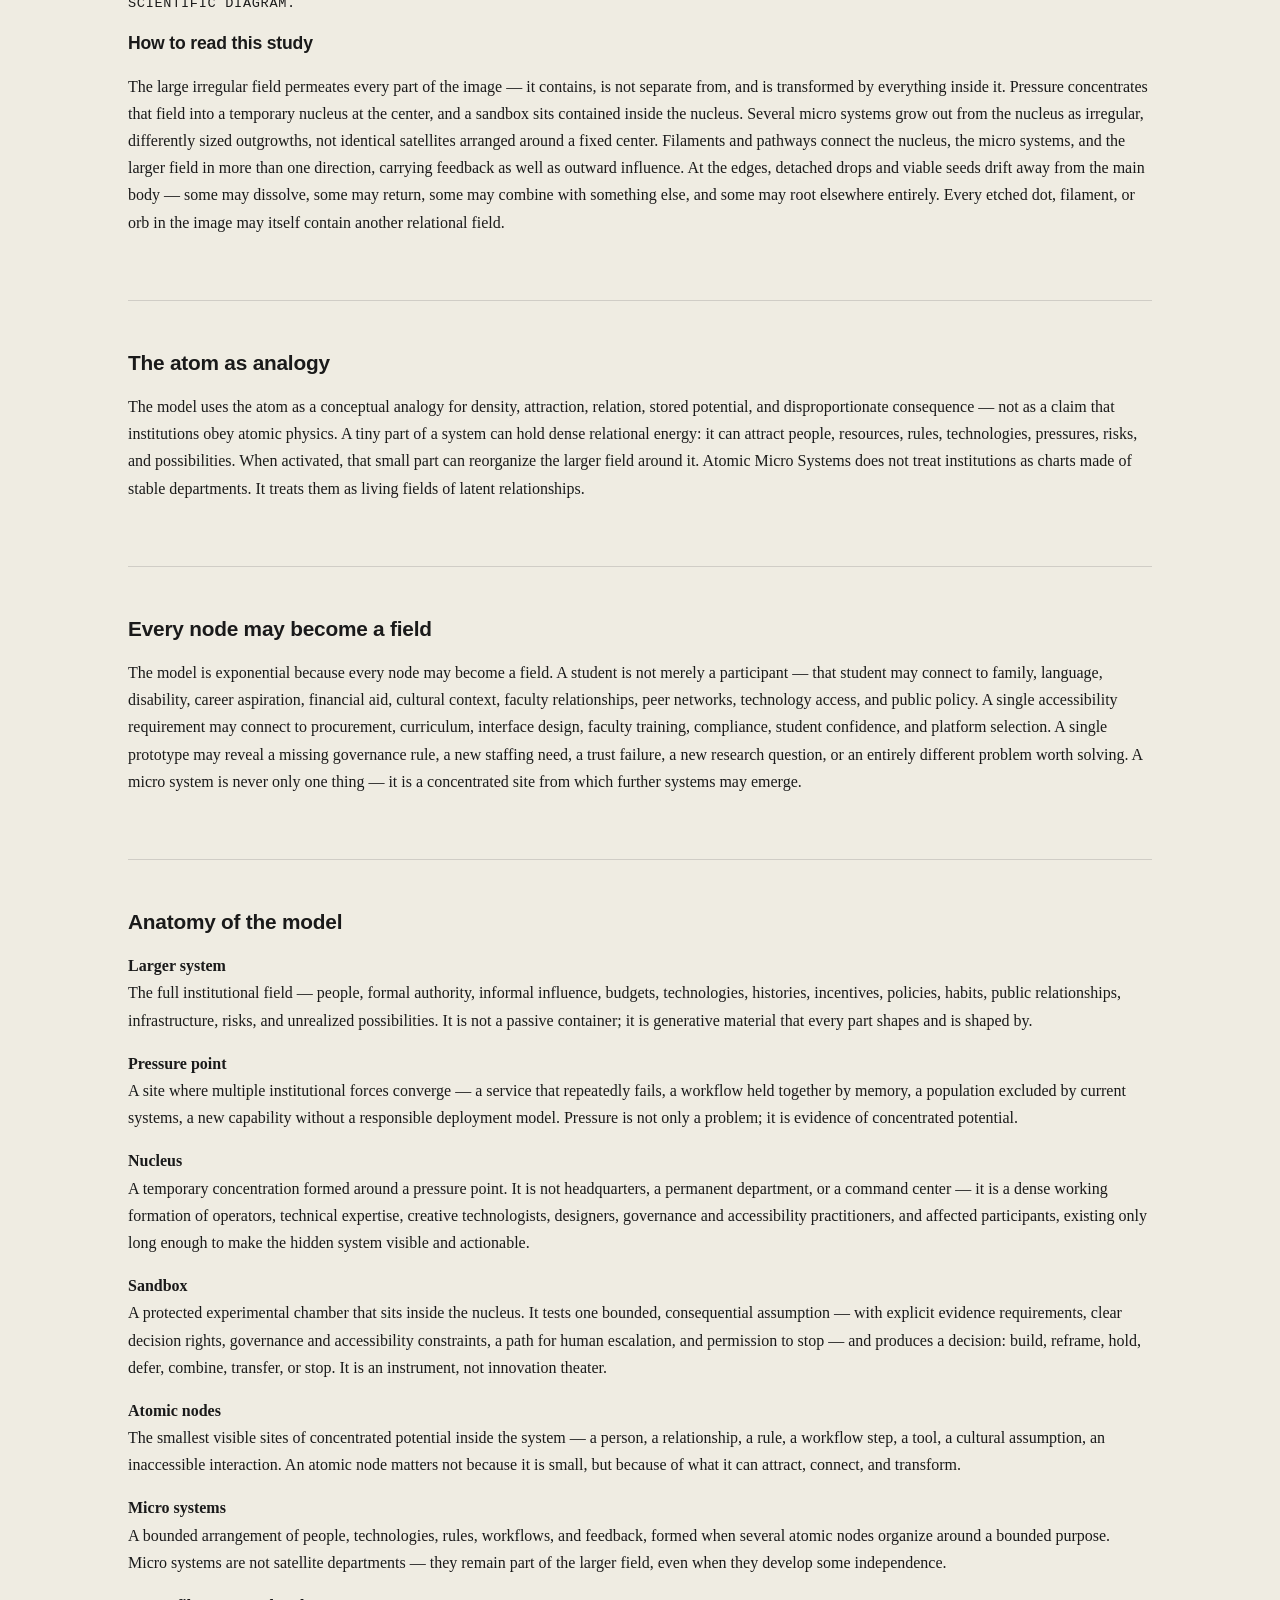
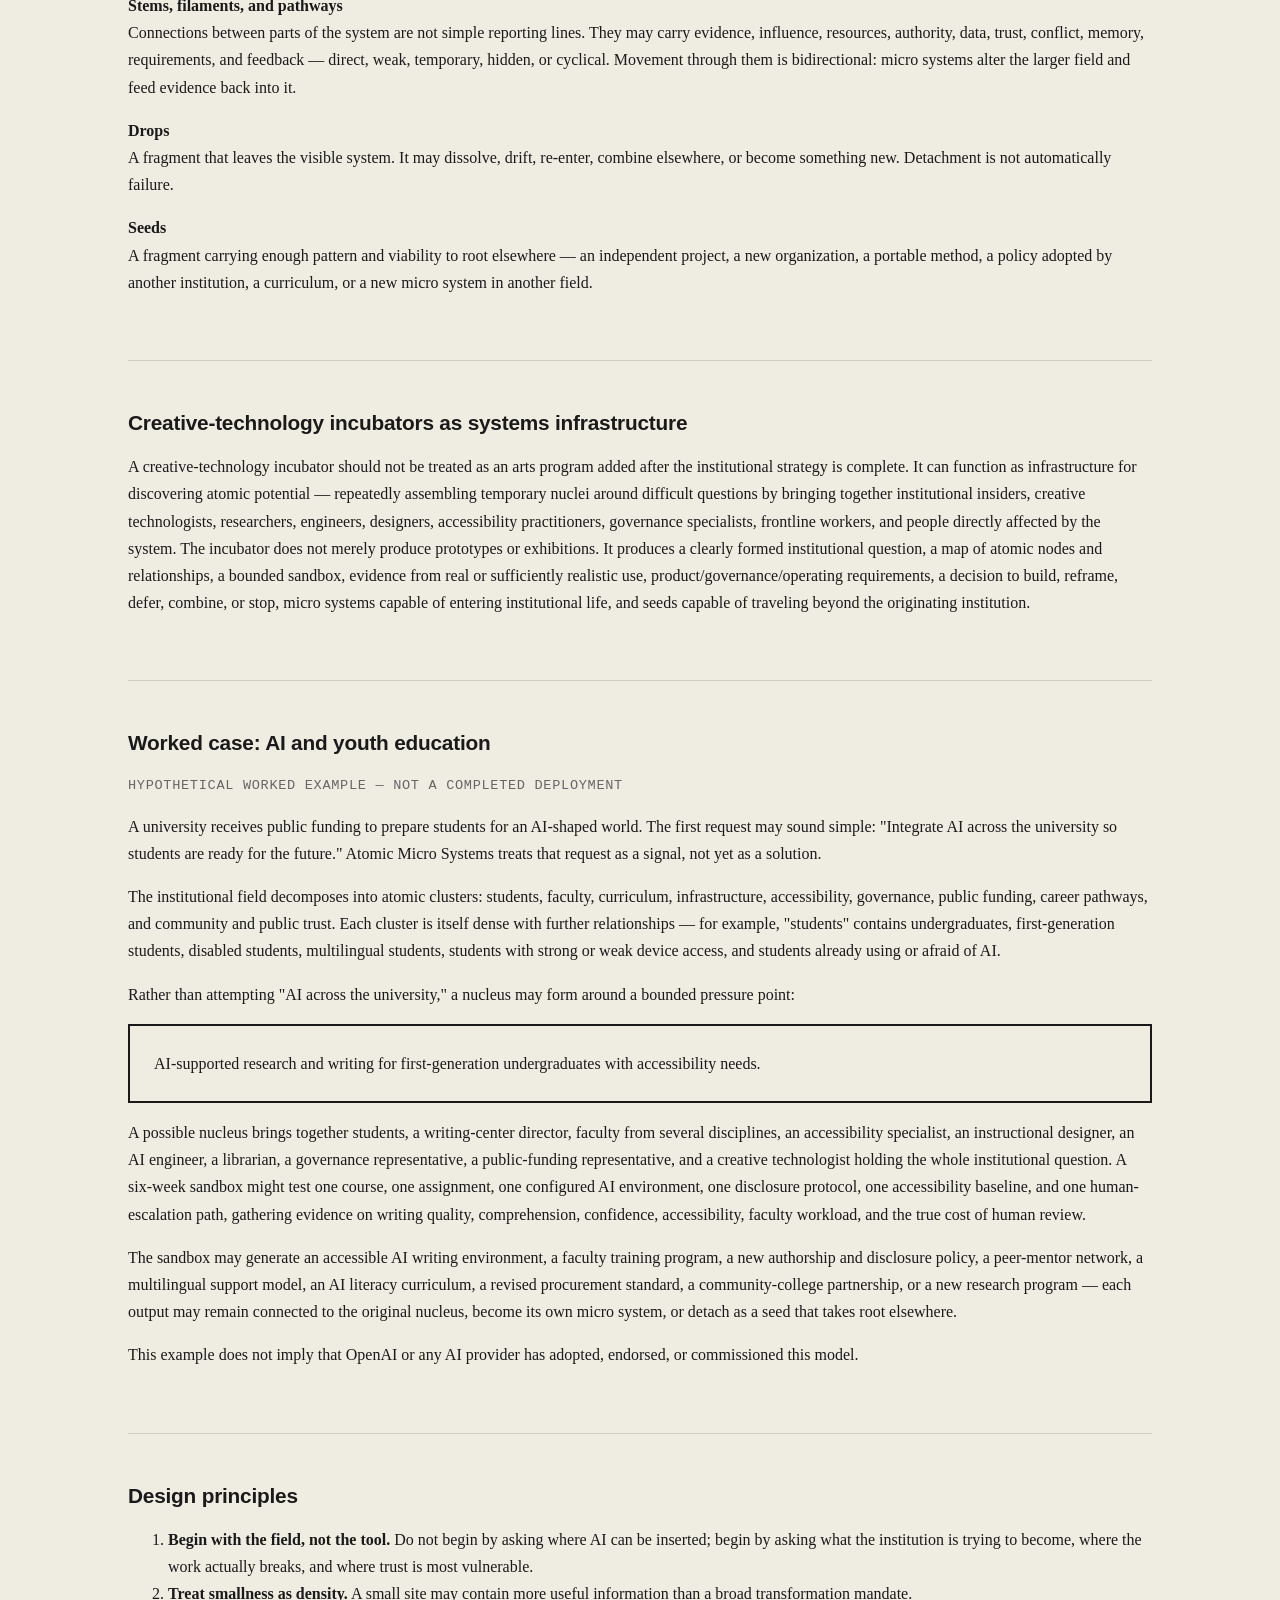
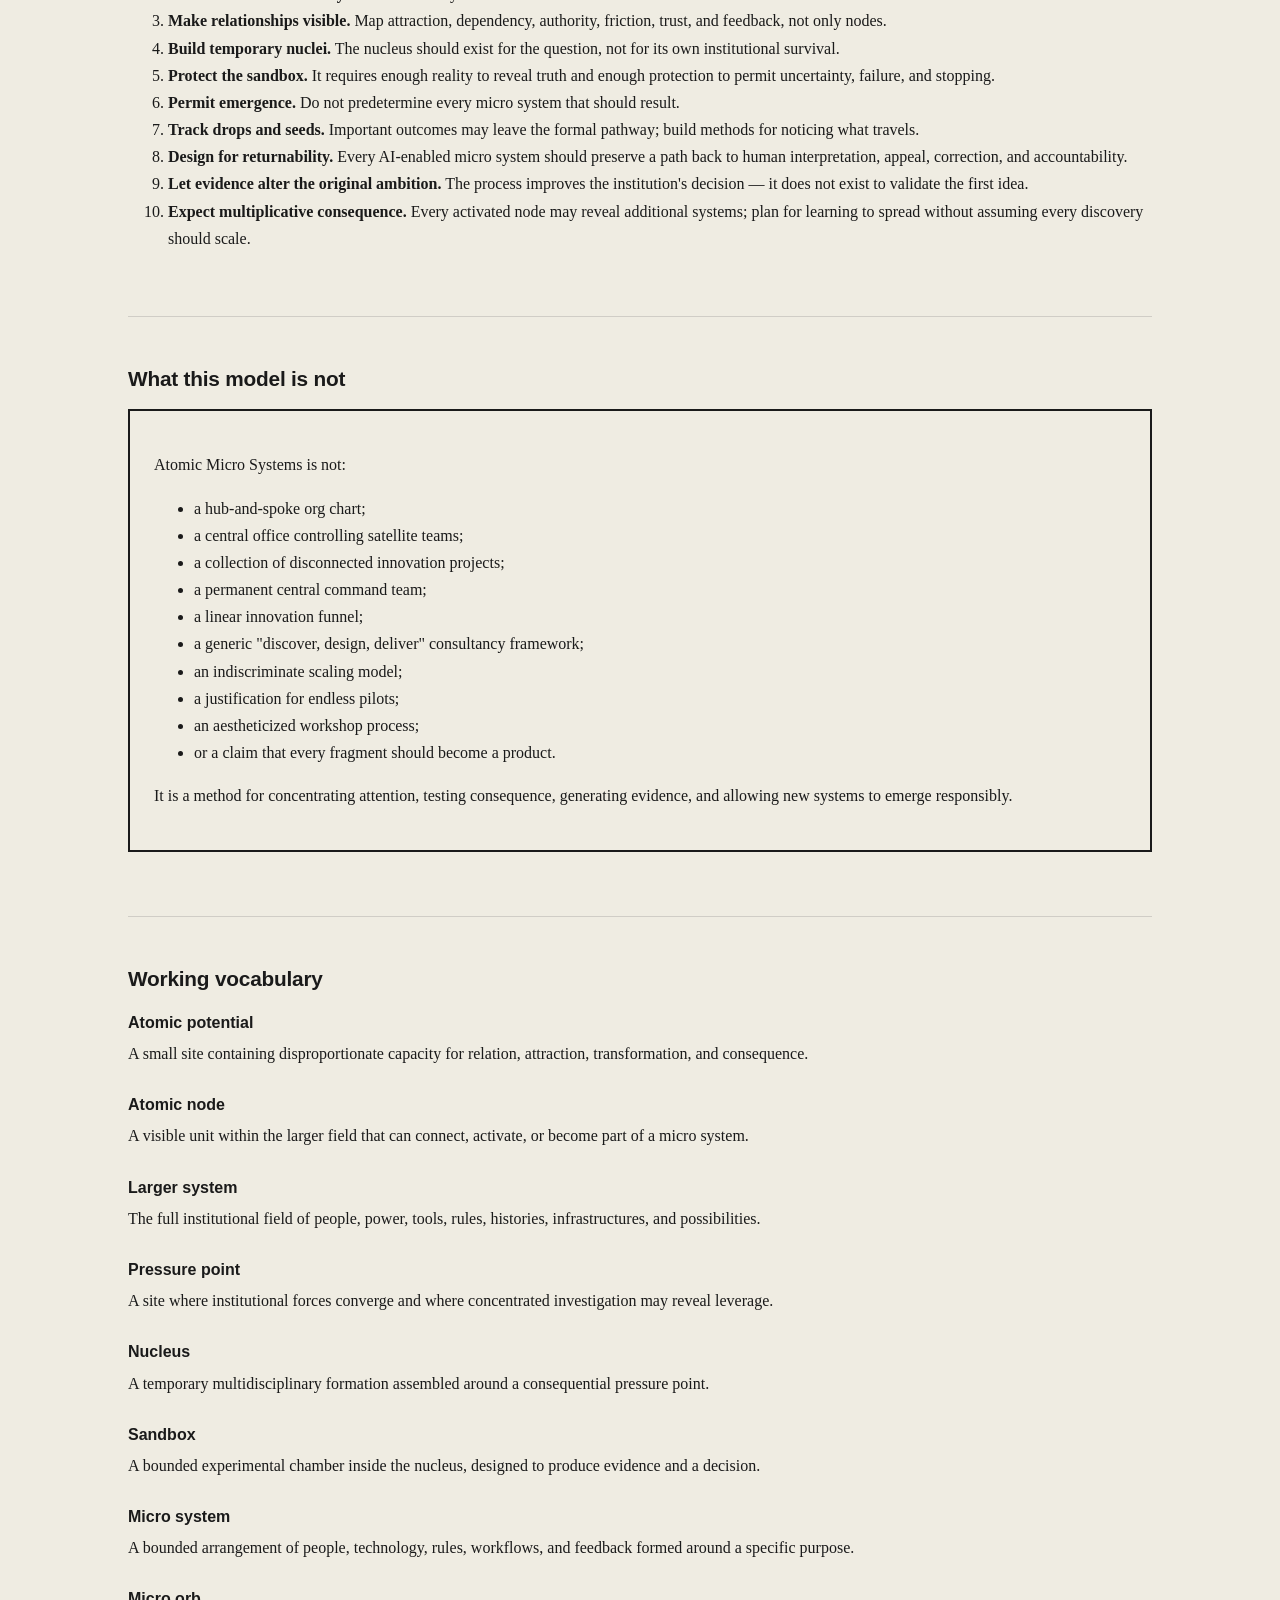
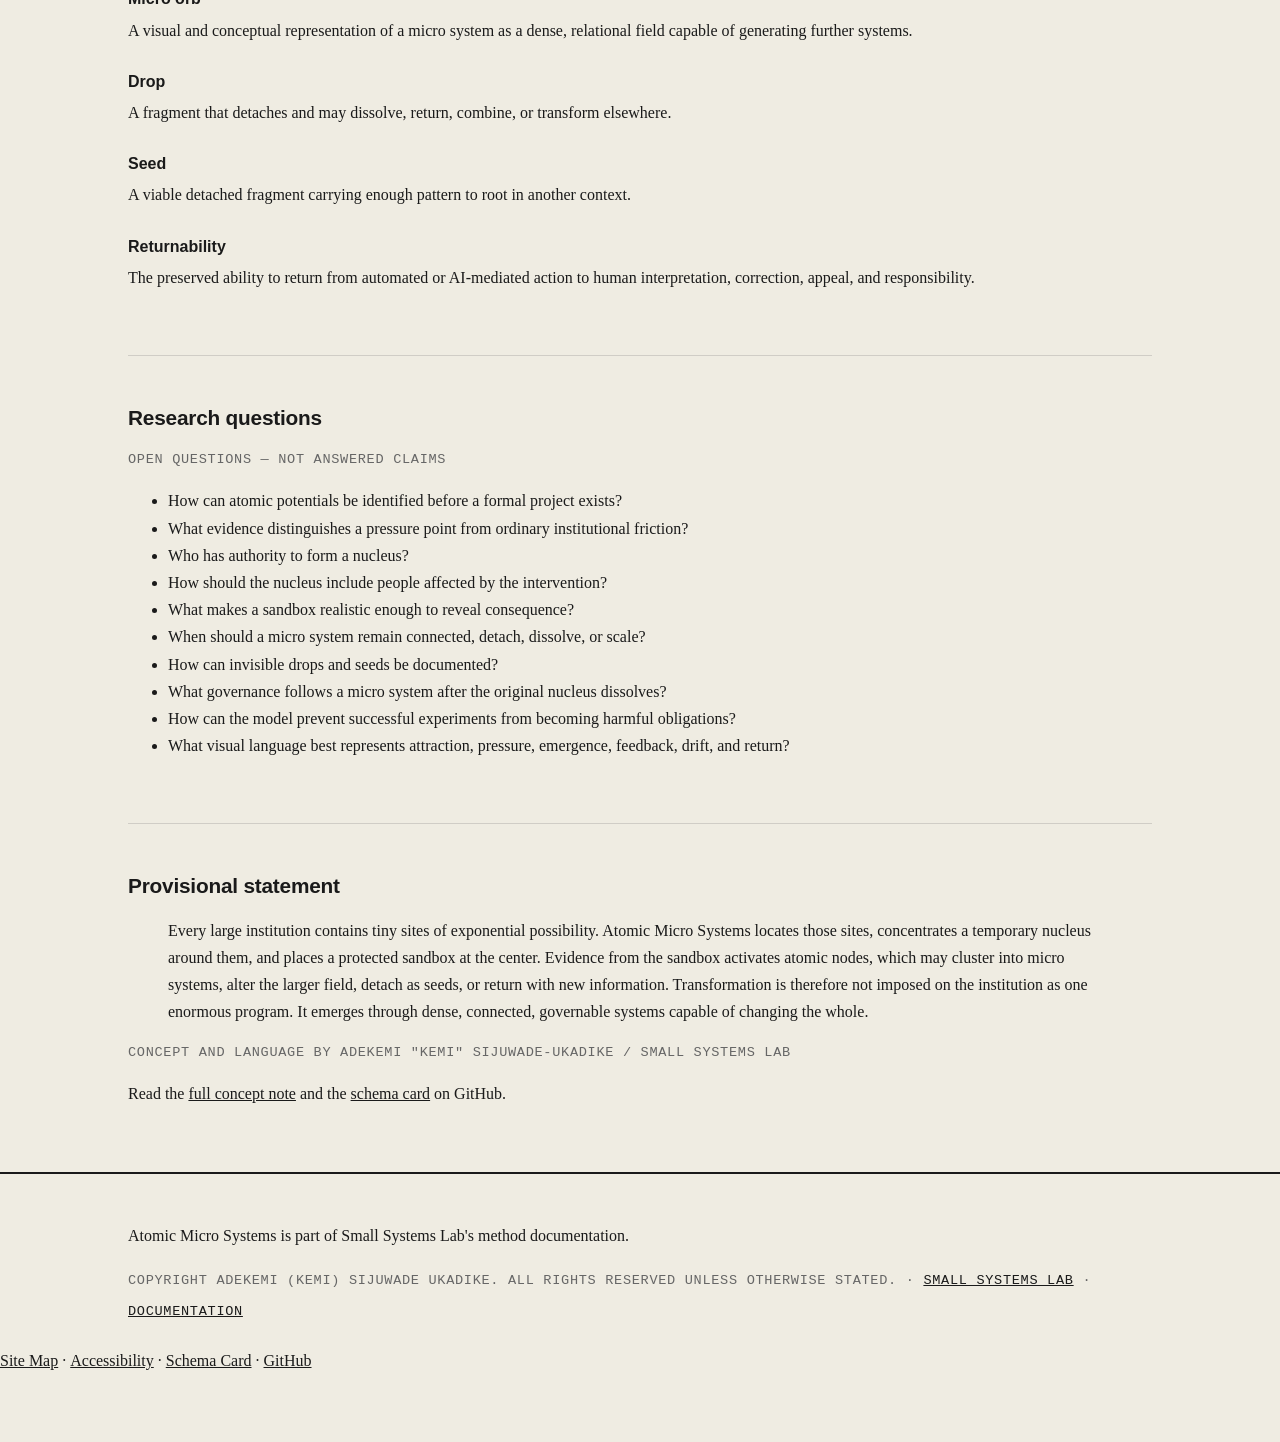
<file: atomic-micro-systems/index.html>
<!doctype html>
<html lang="en">
<head>
<meta charset="utf-8">
<meta name="viewport" content="width=device-width, initial-scale=1">
<title>Atomic Micro Systems — Small Systems Lab</title>
<meta name="description" content="Atomic Micro Systems is a Small Systems Lab working theory of institutional transformation in which tiny sites of dense relational potential form temporary nuclei, bounded sandboxes, emergent micro systems, and viable seeds capable of changing larger institutions.">
<link rel="stylesheet" href="../variables.css">
<link rel="stylesheet" href="../site.css">
</head>
<body>
<a class="skip-link" href="#main">Skip to main content</a>

<header class="header">
  <div class="wrap">
    <p class="text-meta"><a href="../">Small Systems Lab</a></p>
    <h1 class="text-h1">Atomic Micro Systems</h1>
    <p class="status-line text-meta">Working theory · Version 0.1 · July 2026</p>
    <p class="text-body">A Small Systems Lab concept by Adekemi "Kemi" Sijuwade-Ukadike</p>
  </div>
  <nav class="site-nav" aria-label="Project branches">
  <ul>
    <li><a href="https://ukadike.github.io/omoluabi/">Omoluabi</a></li>
    <li><a href="https://ukadike.github.io/Umada/">UMADA</a></li>
    <li><a href="https://github.com/ukadike/accessible-by-design-prototyping">Accessible by Design</a></li>
    <li><a href="https://ukadike.github.io/Earth-Sensors-Lab/">Earth Sensors Lab</a></li>
    <li><a href="https://ukadike.github.io/Echo/">ECHO</a></li>
    <li><a href="https://ukadike.github.io/Small-Systems-Lab/aen-sovereign-compute/">AEN</a></li>
    <li><a href="https://github.com/ukadike/Ijoya">Ìjóyà</a></li>
    <li><a href="https://ukadike.github.io/Small-Systems-Lab/#branch-iranti">Ìrántí</a></li>
    <li><a href="https://ukadike.github.io/Small-Systems-Lab/#branch-ounje">Ounjẹ</a></li>
  </ul>
</nav>
<nav class="resource-nav" aria-label="Site resources">
  <a href="https://ukadike.github.io/Small-Systems-Lab/">SSL Home</a>
  <a href="https://ukadike.github.io/Small-Systems-Lab/#method">Method</a>
  <a href="https://ukadike.github.io/Small-Systems-Lab/#schema-cards">Schema Cards</a>
  <a href="https://ukadike.github.io/Small-Systems-Lab/site-map.html">Site Map</a>
  <a href="https://github.com/ukadike/Small-Systems-Lab">GitHub</a>
</nav>
</header>

<main id="main" class="wrap">

  <section aria-labelledby="lead-h">
    <h2 id="lead-h" class="text-h2">Small does not mean weak</h2>
    <p class="text-body"><strong>Small does not mean weak. Every large institution contains tiny
      sites of dense relational potential. When one of those sites is activated, it can
      reorganize the larger field around it.</strong></p>
    <p class="text-body" id="every-node"><strong>Every node may become a field.</strong></p>
  </section>

  <hr class="divider">

  <section aria-labelledby="visual-h">
    <h2 id="visual-h" class="text-h2">Working visual study</h2>
    <figure>
      <img src="../assets/atomic-micro-systems-etching.png"
           alt="Grayscale etched systems study showing a large living institutional field, a compressed temporary nucleus with a sandbox inside it, multiple irregular micro systems connected through feedback pathways, and detached drops and seeds that may drift, return, combine, or form new systems."
           width="1448" height="1086">
      <figcaption class="text-small">Working visual study: a grayscale etching exploring
        pressure, emergence, feedback, drift, re-entry, and the possibility that every visible
        node contains another field. This is a visual inquiry, not a precise or complete
        scientific diagram.</figcaption>
    </figure>
    <h3 class="text-h3">How to read this study</h3>
    <p class="text-body">The large irregular field permeates every part of the image — it
      contains, is not separate from, and is transformed by everything inside it. Pressure
      concentrates that field into a temporary nucleus at the center, and a sandbox sits
      contained inside the nucleus. Several micro systems grow out from the nucleus as
      irregular, differently sized outgrowths, not identical satellites arranged around a
      fixed center. Filaments and pathways connect the nucleus, the micro systems, and the
      larger field in more than one direction, carrying feedback as well as outward influence.
      At the edges, detached drops and viable seeds drift away from the main body — some may
      dissolve, some may return, some may combine with something else, and some may root
      elsewhere entirely. Every etched dot, filament, or orb in the image may itself contain
      another relational field.</p>
  </section>

  <hr class="divider">

  <section aria-labelledby="analogy-h">
    <h2 id="analogy-h" class="text-h2">The atom as analogy</h2>
    <p class="text-body">The model uses the atom as a conceptual analogy for density,
      attraction, relation, stored potential, and disproportionate consequence — not as a claim
      that institutions obey atomic physics. A tiny part of a system can hold dense relational
      energy: it can attract people, resources, rules, technologies, pressures, risks, and
      possibilities. When activated, that small part can reorganize the larger field around it.
      Atomic Micro Systems does not treat institutions as charts made of stable departments. It
      treats them as living fields of latent relationships.</p>
  </section>

  <hr class="divider">

  <section aria-labelledby="exponential-h">
    <h2 id="exponential-h" class="text-h2">Every node may become a field</h2>
    <p class="text-body">The model is exponential because every node may become a field. A
      student is not merely a participant — that student may connect to family, language,
      disability, career aspiration, financial aid, cultural context, faculty relationships,
      peer networks, technology access, and public policy. A single accessibility requirement
      may connect to procurement, curriculum, interface design, faculty training, compliance,
      student confidence, and platform selection. A single prototype may reveal a missing
      governance rule, a new staffing need, a trust failure, a new research question, or an
      entirely different problem worth solving. A micro system is never only one thing — it is
      a concentrated site from which further systems may emerge.</p>
  </section>

  <hr class="divider">

  <section aria-labelledby="anatomy-h">
    <h2 id="anatomy-h" class="text-h2">Anatomy of the model</h2>
    <dl class="anatomy">
      <dt id="larger-system">Larger system</dt>
      <dd class="text-body">The full institutional field — people, formal authority, informal
        influence, budgets, technologies, histories, incentives, policies, habits, public
        relationships, infrastructure, risks, and unrealized possibilities. It is not a passive
        container; it is generative material that every part shapes and is shaped by.</dd>

      <dt id="pressure-point">Pressure point</dt>
      <dd class="text-body">A site where multiple institutional forces converge — a service
        that repeatedly fails, a workflow held together by memory, a population excluded by
        current systems, a new capability without a responsible deployment model. Pressure is
        not only a problem; it is evidence of concentrated potential.</dd>

      <dt id="nucleus">Nucleus</dt>
      <dd class="text-body">A temporary concentration formed around a pressure point. It is not
        headquarters, a permanent department, or a command center — it is a dense working
        formation of operators, technical expertise, creative technologists, designers,
        governance and accessibility practitioners, and affected participants, existing only
        long enough to make the hidden system visible and actionable.</dd>

      <dt id="sandbox">Sandbox</dt>
      <dd class="text-body">A protected experimental chamber that sits inside the nucleus. It
        tests one bounded, consequential assumption — with explicit evidence requirements,
        clear decision rights, governance and accessibility constraints, a path for human
        escalation, and permission to stop — and produces a decision: build, reframe, hold,
        defer, combine, transfer, or stop. It is an instrument, not innovation theater.</dd>

      <dt id="atomic-nodes">Atomic nodes</dt>
      <dd class="text-body">The smallest visible sites of concentrated potential inside the
        system — a person, a relationship, a rule, a workflow step, a tool, a cultural
        assumption, an inaccessible interaction. An atomic node matters not because it is
        small, but because of what it can attract, connect, and transform.</dd>

      <dt id="micro-systems">Micro systems</dt>
      <dd class="text-body">A bounded arrangement of people, technologies, rules, workflows,
        and feedback, formed when several atomic nodes organize around a bounded purpose. Micro
        systems are not satellite departments — they remain part of the larger field, even when
        they develop some independence.</dd>

      <dt id="pathways">Stems, filaments, and pathways</dt>
      <dd class="text-body">Connections between parts of the system are not simple reporting
        lines. They may carry evidence, influence, resources, authority, data, trust, conflict,
        memory, requirements, and feedback — direct, weak, temporary, hidden, or cyclical.
        Movement through them is bidirectional: micro systems alter the larger field and feed
        evidence back into it.</dd>

      <dt id="drops">Drops</dt>
      <dd class="text-body">A fragment that leaves the visible system. It may dissolve, drift,
        re-enter, combine elsewhere, or become something new. Detachment is not automatically
        failure.</dd>

      <dt id="seeds">Seeds</dt>
      <dd class="text-body">A fragment carrying enough pattern and viability to root elsewhere —
        an independent project, a new organization, a portable method, a policy adopted by
        another institution, a curriculum, or a new micro system in another field.</dd>
    </dl>
  </section>

  <hr class="divider">

  <section aria-labelledby="incubator-h">
    <h2 id="incubator-h" class="text-h2">Creative-technology incubators as systems infrastructure</h2>
    <p class="text-body">A creative-technology incubator should not be treated as an arts
      program added after the institutional strategy is complete. It can function as
      infrastructure for discovering atomic potential — repeatedly assembling temporary nuclei
      around difficult questions by bringing together institutional insiders, creative
      technologists, researchers, engineers, designers, accessibility practitioners, governance
      specialists, frontline workers, and people directly affected by the system. The incubator
      does not merely produce prototypes or exhibitions. It produces a clearly formed
      institutional question, a map of atomic nodes and relationships, a bounded sandbox,
      evidence from real or sufficiently realistic use, product/governance/operating
      requirements, a decision to build, reframe, defer, combine, or stop, micro systems capable
      of entering institutional life, and seeds capable of traveling beyond the originating
      institution.</p>
  </section>

  <hr class="divider">

  <section aria-labelledby="worked-h">
    <h2 id="worked-h" class="text-h2">Worked case: AI and youth education</h2>
    <p class="text-meta">Hypothetical worked example — not a completed deployment</p>
    <p class="text-body">A university receives public funding to prepare students for an
      AI-shaped world. The first request may sound simple: "Integrate AI across the university
      so students are ready for the future." Atomic Micro Systems treats that request as a
      signal, not yet as a solution.</p>
    <p class="text-body">The institutional field decomposes into atomic clusters: students,
      faculty, curriculum, infrastructure, accessibility, governance, public funding, career
      pathways, and community and public trust. Each cluster is itself dense with further
      relationships — for example, "students" contains undergraduates, first-generation
      students, disabled students, multilingual students, students with strong or weak device
      access, and students already using or afraid of AI.</p>
    <p class="text-body">Rather than attempting "AI across the university," a nucleus may form
      around a bounded pressure point:</p>
    <p class="text-body callout">AI-supported research and writing for first-generation
      undergraduates with accessibility needs.</p>
    <p class="text-body">A possible nucleus brings together students, a writing-center director,
      faculty from several disciplines, an accessibility specialist, an instructional designer,
      an AI engineer, a librarian, a governance representative, a public-funding representative,
      and a creative technologist holding the whole institutional question. A six-week sandbox
      might test one course, one assignment, one configured AI environment, one disclosure
      protocol, one accessibility baseline, and one human-escalation path, gathering evidence on
      writing quality, comprehension, confidence, accessibility, faculty workload, and the true
      cost of human review.</p>
    <p class="text-body">The sandbox may generate an accessible AI writing environment, a
      faculty training program, a new authorship and disclosure policy, a peer-mentor network, a
      multilingual support model, an AI literacy curriculum, a revised procurement standard, a
      community-college partnership, or a new research program — each output may remain
      connected to the original nucleus, become its own micro system, or detach as a seed that
      takes root elsewhere.</p>
    <p class="text-body">This example does not imply that OpenAI or any AI provider has adopted,
      endorsed, or commissioned this model.</p>
  </section>

  <hr class="divider">

  <section aria-labelledby="principles-h">
    <h2 id="principles-h" class="text-h2">Design principles</h2>
    <ol class="text-body">
      <li><strong>Begin with the field, not the tool.</strong> Do not begin by asking where AI
        can be inserted; begin by asking what the institution is trying to become, where the
        work actually breaks, and where trust is most vulnerable.</li>
      <li><strong>Treat smallness as density.</strong> A small site may contain more useful
        information than a broad transformation mandate.</li>
      <li><strong>Make relationships visible.</strong> Map attraction, dependency, authority,
        friction, trust, and feedback, not only nodes.</li>
      <li><strong>Build temporary nuclei.</strong> The nucleus should exist for the question,
        not for its own institutional survival.</li>
      <li><strong>Protect the sandbox.</strong> It requires enough reality to reveal truth and
        enough protection to permit uncertainty, failure, and stopping.</li>
      <li><strong>Permit emergence.</strong> Do not predetermine every micro system that should
        result.</li>
      <li><strong>Track drops and seeds.</strong> Important outcomes may leave the formal
        pathway; build methods for noticing what travels.</li>
      <li><strong>Design for returnability.</strong> Every AI-enabled micro system should
        preserve a path back to human interpretation, appeal, correction, and accountability.</li>
      <li><strong>Let evidence alter the original ambition.</strong> The process improves the
        institution's decision — it does not exist to validate the first idea.</li>
      <li><strong>Expect multiplicative consequence.</strong> Every activated node may reveal
        additional systems; plan for learning to spread without assuming every discovery should
        scale.</li>
    </ol>
  </section>

  <hr class="divider">

  <section aria-labelledby="not-h">
    <h2 id="not-h" class="text-h2">What this model is not</h2>
    <div class="callout">
      <p class="text-body">Atomic Micro Systems is not:</p>
      <ul class="text-body">
        <li>a hub-and-spoke org chart;</li>
        <li>a central office controlling satellite teams;</li>
        <li>a collection of disconnected innovation projects;</li>
        <li>a permanent central command team;</li>
        <li>a linear innovation funnel;</li>
        <li>a generic "discover, design, deliver" consultancy framework;</li>
        <li>an indiscriminate scaling model;</li>
        <li>a justification for endless pilots;</li>
        <li>an aestheticized workshop process;</li>
        <li>or a claim that every fragment should become a product.</li>
      </ul>
      <p class="text-body">It is a method for concentrating attention, testing consequence,
        generating evidence, and allowing new systems to emerge responsibly.</p>
    </div>
  </section>

  <hr class="divider">

  <section aria-labelledby="vocab-h">
    <h2 id="vocab-h" class="text-h2">Working vocabulary</h2>
    <dl class="vocab">
      <dt id="vocab-atomic-potential">Atomic potential</dt>
      <dd class="text-body">A small site containing disproportionate capacity for relation,
        attraction, transformation, and consequence.</dd>

      <dt id="vocab-atomic-node">Atomic node</dt>
      <dd class="text-body">A visible unit within the larger field that can connect, activate,
        or become part of a micro system.</dd>

      <dt id="vocab-larger-system">Larger system</dt>
      <dd class="text-body">The full institutional field of people, power, tools, rules,
        histories, infrastructures, and possibilities.</dd>

      <dt id="vocab-pressure-point">Pressure point</dt>
      <dd class="text-body">A site where institutional forces converge and where concentrated
        investigation may reveal leverage.</dd>

      <dt id="vocab-nucleus">Nucleus</dt>
      <dd class="text-body">A temporary multidisciplinary formation assembled around a
        consequential pressure point.</dd>

      <dt id="vocab-sandbox">Sandbox</dt>
      <dd class="text-body">A bounded experimental chamber inside the nucleus, designed to
        produce evidence and a decision.</dd>

      <dt id="vocab-micro-system">Micro system</dt>
      <dd class="text-body">A bounded arrangement of people, technology, rules, workflows, and
        feedback formed around a specific purpose.</dd>

      <dt id="vocab-micro-orb">Micro orb</dt>
      <dd class="text-body">A visual and conceptual representation of a micro system as a
        dense, relational field capable of generating further systems.</dd>

      <dt id="vocab-drop">Drop</dt>
      <dd class="text-body">A fragment that detaches and may dissolve, return, combine, or
        transform elsewhere.</dd>

      <dt id="vocab-seed">Seed</dt>
      <dd class="text-body">A viable detached fragment carrying enough pattern to root in
        another context.</dd>

      <dt id="vocab-returnability">Returnability</dt>
      <dd class="text-body">The preserved ability to return from automated or AI-mediated
        action to human interpretation, correction, appeal, and responsibility.</dd>
    </dl>
  </section>

  <hr class="divider">

  <section aria-labelledby="questions-h">
    <h2 id="questions-h" class="text-h2">Research questions</h2>
    <p class="text-meta">Open questions — not answered claims</p>
    <ul class="text-body">
      <li>How can atomic potentials be identified before a formal project exists?</li>
      <li>What evidence distinguishes a pressure point from ordinary institutional friction?</li>
      <li>Who has authority to form a nucleus?</li>
      <li>How should the nucleus include people affected by the intervention?</li>
      <li>What makes a sandbox realistic enough to reveal consequence?</li>
      <li>When should a micro system remain connected, detach, dissolve, or scale?</li>
      <li>How can invisible drops and seeds be documented?</li>
      <li>What governance follows a micro system after the original nucleus dissolves?</li>
      <li>How can the model prevent successful experiments from becoming harmful
        obligations?</li>
      <li>What visual language best represents attraction, pressure, emergence, feedback,
        drift, and return?</li>
    </ul>
  </section>

  <hr class="divider">

  <section aria-labelledby="provisional-h">
    <h2 id="provisional-h" class="text-h2">Provisional statement</h2>
    <blockquote class="text-body">
      <p>Every large institution contains tiny sites of exponential possibility. Atomic Micro
        Systems locates those sites, concentrates a temporary nucleus around them, and places a
        protected sandbox at the center. Evidence from the sandbox activates atomic nodes, which
        may cluster into micro systems, alter the larger field, detach as seeds, or return with
        new information. Transformation is therefore not imposed on the institution as one
        enormous program. It emerges through dense, connected, governable systems capable of
        changing the whole.</p>
    </blockquote>
    <p class="text-meta">Concept and language by Adekemi "Kemi" Sijuwade-Ukadike / Small
      Systems Lab</p>
    <p class="text-body">Read the <a href="../docs/atomic-micro-systems.md">full concept note</a>
      and the <a href="../docs/atomic-micro-systems-schema-card.md">schema card</a> on
      GitHub.</p>
  </section>

</main>

<footer class="site-footer">
  <div class="wrap">
    <p class="text-body">Atomic Micro Systems is part of Small Systems Lab's method
      documentation.</p>
    <p class="text-meta">Copyright Adekemi (Kemi) Sijuwade Ukadike. All rights reserved unless
      otherwise stated. · <a href="../">Small Systems Lab</a> ·
      <a href="https://github.com/ukadike/Small-Systems-Lab/tree/main/docs">Documentation</a></p>
  </div>
<p><a href="https://ukadike.github.io/Small-Systems-Lab/site-map.html">Site Map</a> · <a href="https://github.com/ukadike/Small-Systems-Lab/blob/main/docs/accessibility.md">Accessibility</a> · <a href="https://github.com/ukadike/Small-Systems-Lab/blob/main/SCHEMA_CARD.md">Schema Card</a> · <a href="https://github.com/ukadike/Small-Systems-Lab">GitHub</a></p></footer>

</body>
</html>
</file>
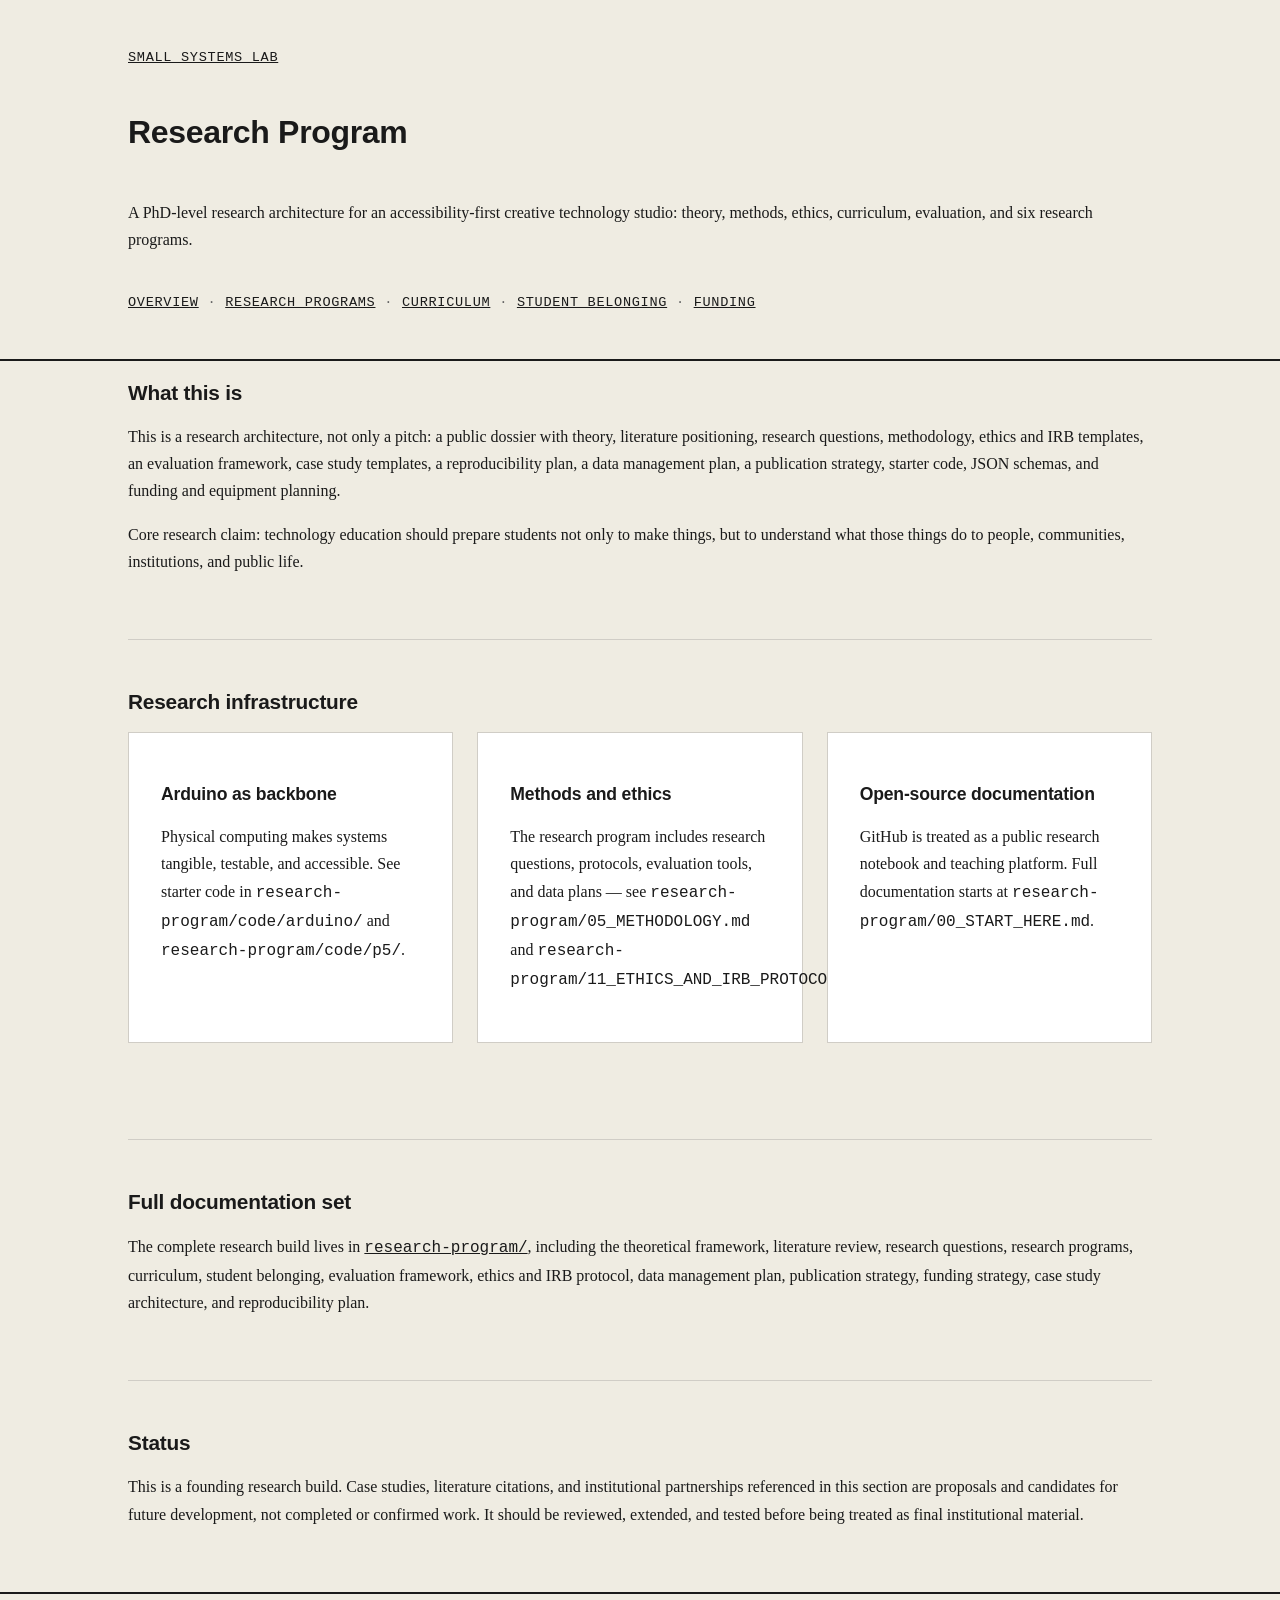
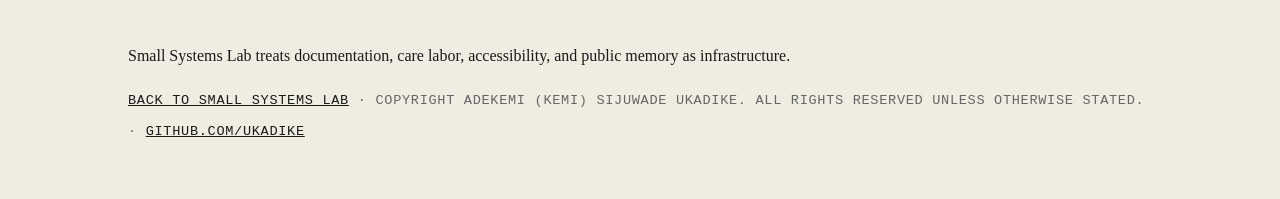
<file: research/index.html>
<!doctype html>
<html lang="en">
<head>
<meta charset="utf-8">
<meta name="viewport" content="width=device-width, initial-scale=1">
<title>Research Program — Small Systems Lab</title>
<meta name="description" content="Small Systems Lab's PhD-level research architecture: theory, methods, ethics, curriculum, and six research programs, founded by Adekemi (Kemi) Sijuwade Ukadike.">
<link rel="stylesheet" href="../variables.css">
<link rel="stylesheet" href="../site.css">
</head>
<body>
<a class="skip-link" href="#main">Skip to main content</a>

<header class="header">
  <div class="wrap">
    <p class="text-meta"><a href="../index.html">Small Systems Lab</a></p>
    <h1 class="text-h1">Research Program</h1>
    <p class="text-body">A PhD-level research architecture for an accessibility-first
      creative technology studio: theory, methods, ethics, curriculum, evaluation, and
      six research programs.</p>
    <p class="text-meta">
      <a href="index.html" aria-current="page">Overview</a> ·
      <a href="programs.html">Research Programs</a> ·
      <a href="curriculum.html">Curriculum</a> ·
      <a href="student-belonging.html">Student Belonging</a> ·
      <a href="funding.html">Funding</a>
    </p>
  </div>
</header>

<main id="main" class="wrap">

  <section aria-labelledby="about-h">
    <h2 id="about-h" class="text-h2">What this is</h2>
    <p class="text-body">This is a research architecture, not only a pitch: a public
      dossier with theory, literature positioning, research questions, methodology,
      ethics and IRB templates, an evaluation framework, case study templates, a
      reproducibility plan, a data management plan, a publication strategy, starter code,
      JSON schemas, and funding and equipment planning.</p>
    <p class="text-body">Core research claim: technology education should prepare
      students not only to make things, but to understand what those things do to
      people, communities, institutions, and public life.</p>
  </section>

  <hr class="divider">

  <section aria-labelledby="infra-h">
    <h2 id="infra-h" class="text-h2">Research infrastructure</h2>
    <div class="grid-2">
      <article class="card">
        <h3 class="text-h3">Arduino as backbone</h3>
        <p class="text-body">Physical computing makes systems tangible, testable, and
          accessible. See starter code in
          <code>research-program/code/arduino/</code> and
          <code>research-program/code/p5/</code>.</p>
      </article>
      <article class="card">
        <h3 class="text-h3">Methods and ethics</h3>
        <p class="text-body">The research program includes research questions,
          protocols, evaluation tools, and data plans — see
          <code>research-program/05_METHODOLOGY.md</code> and
          <code>research-program/11_ETHICS_AND_IRB_PROTOCOL.md</code>.</p>
      </article>
      <article class="card">
        <h3 class="text-h3">Open-source documentation</h3>
        <p class="text-body">GitHub is treated as a public research notebook and
          teaching platform. Full documentation starts at
          <code>research-program/00_START_HERE.md</code>.</p>
      </article>
    </div>
  </section>

  <hr class="divider">

  <section aria-labelledby="docs-h">
    <h2 id="docs-h" class="text-h2">Full documentation set</h2>
    <p class="text-body">The complete research build lives in
      <a href="../research-program/00_START_HERE.md"><code>research-program/</code></a>,
      including the theoretical framework, literature review, research questions,
      research programs, curriculum, student belonging, evaluation framework, ethics and
      IRB protocol, data management plan, publication strategy, funding strategy, case
      study architecture, and reproducibility plan.</p>
  </section>

  <hr class="divider">

  <section aria-labelledby="status-h">
    <h2 id="status-h" class="text-h2">Status</h2>
    <p class="text-body">This is a founding research build. Case studies, literature
      citations, and institutional partnerships referenced in this section are proposals
      and candidates for future development, not completed or confirmed work. It should
      be reviewed, extended, and tested before being treated as final institutional
      material.</p>
  </section>

</main>

<footer class="site-footer">
  <div class="wrap">
    <p class="text-body">Small Systems Lab treats documentation, care labor,
      accessibility, and public memory as infrastructure.</p>
    <p class="text-meta"><a href="../index.html">Back to Small Systems Lab</a> ·
      Copyright Adekemi (Kemi) Sijuwade Ukadike. All rights reserved unless otherwise
      stated. · <a href="https://github.com/ukadike">github.com/ukadike</a></p>
  </div>
</footer>

</body>
</html>
</file>
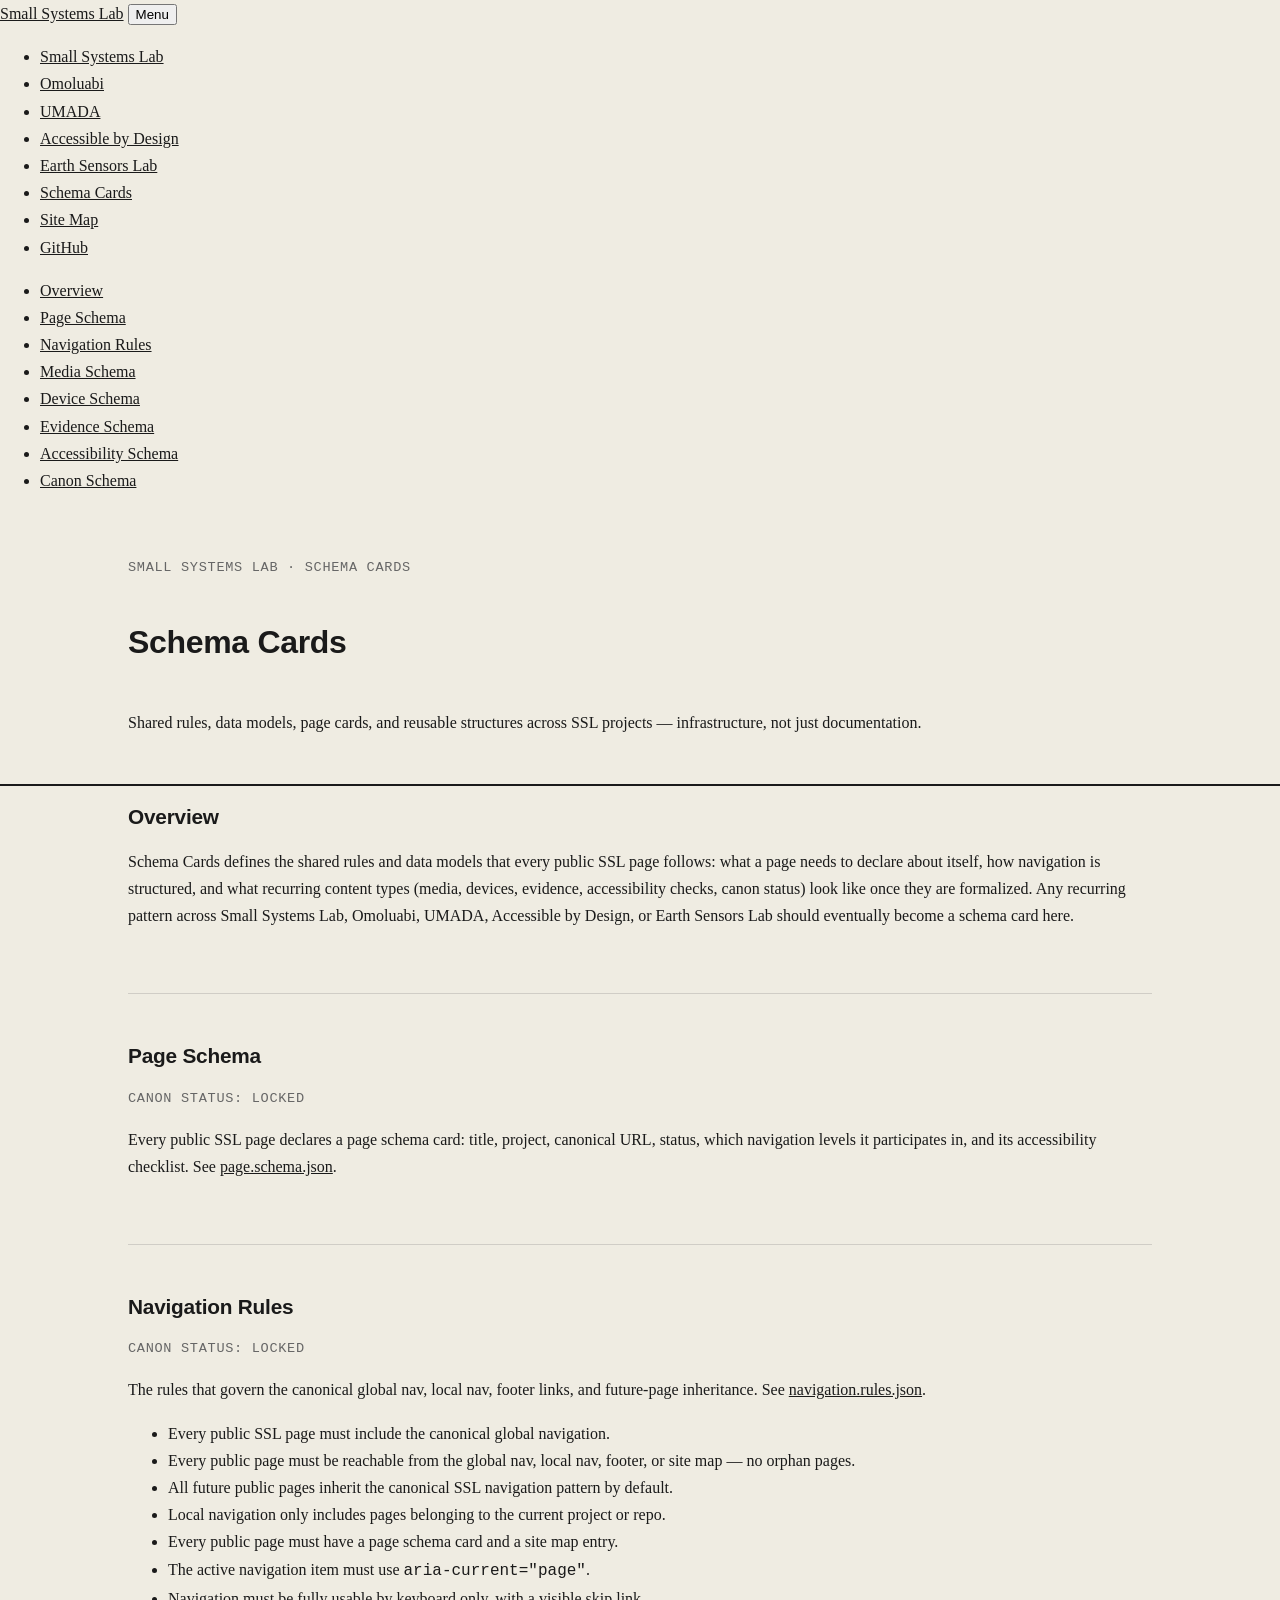
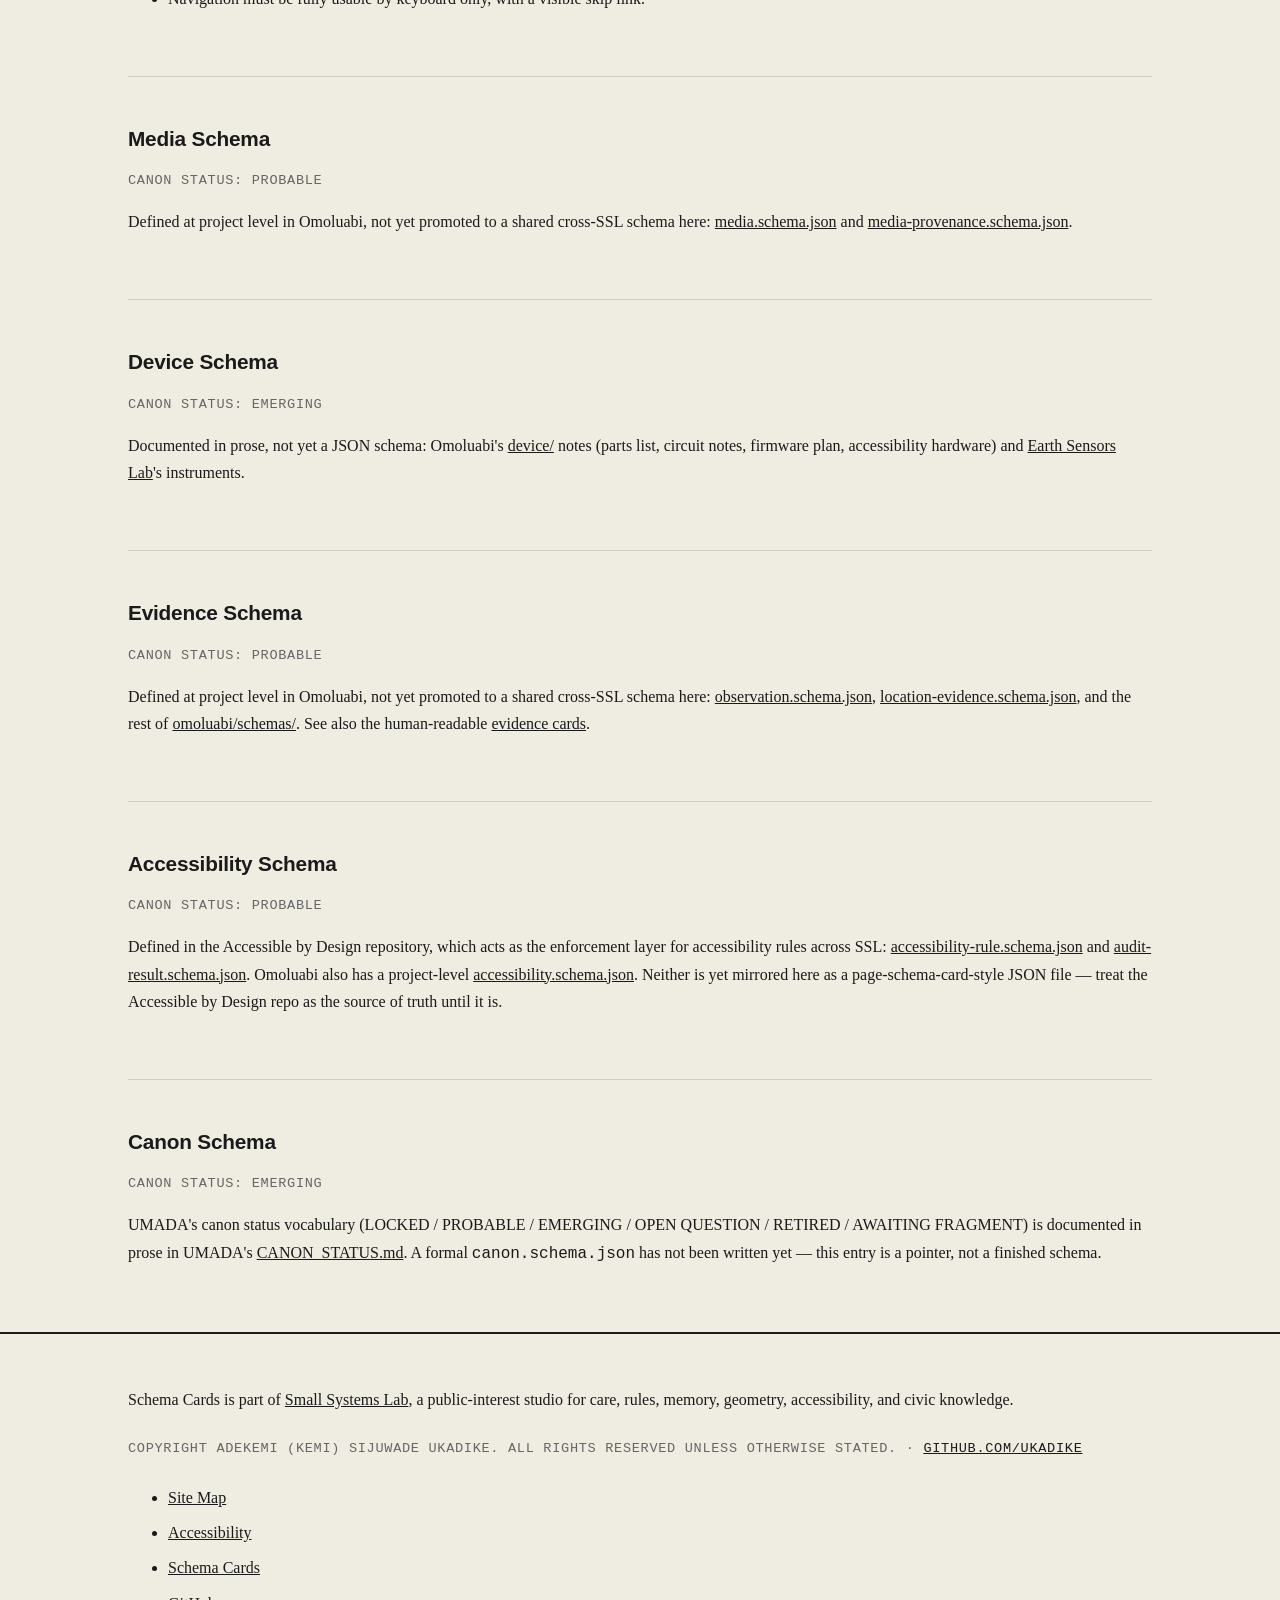
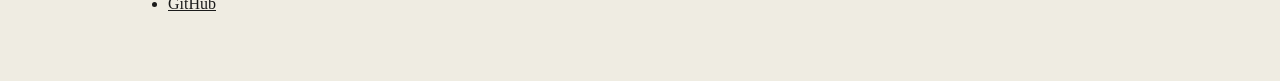
<file: schema-cards/index.html>
<!doctype html>
<html lang="en">
<head>
<meta charset="utf-8">
<meta name="viewport" content="width=device-width, initial-scale=1">
<title>Schema Cards — Small Systems Lab</title>
<meta name="description" content="Schema Cards: shared rules, page schema, navigation rules, and reusable evidence/media/device structures for the Small Systems Lab ecosystem.">
<link rel="stylesheet" href="../variables.css">
<link rel="stylesheet" href="../site.css">
<script src="../ssl-nav.js" defer></script>
</head>
<body>
<a class="skip-link" href="#main">Skip to main content</a>

<header class="ssl-header">
  <div class="ssl-header__row">
    <a class="ssl-brand" href="https://ukadike.github.io/Small-Systems-Lab/">Small Systems Lab</a>
    <button class="nav-toggle" type="button" aria-expanded="false" aria-controls="ssl-global-nav">Menu</button>
  </div>
  <nav id="ssl-global-nav" class="ssl-global-nav" aria-label="Primary navigation">
    <ul>
      <li><a href="https://ukadike.github.io/Small-Systems-Lab/">Small Systems Lab</a></li>
      <li><a href="https://ukadike.github.io/omoluabi/">Omoluabi</a></li>
      <li><a href="https://ukadike.github.io/Umada/">UMADA</a></li>
      <li><a href="https://ukadike.github.io/accessible-by-design-prototyping/">Accessible by Design</a></li>
      <li><a href="https://ukadike.github.io/Earth-Sensors-Lab/">Earth Sensors Lab</a></li>
      <li><a href="https://ukadike.github.io/Small-Systems-Lab/schema-cards/" aria-current="page">Schema Cards</a></li>
      <li><a href="https://ukadike.github.io/Small-Systems-Lab/site-map/">Site Map</a></li>
      <li><a href="https://github.com/ukadike">GitHub</a></li>
    </ul>
  </nav>
  <nav class="local-nav" aria-label="Project navigation">
    <ul>
      <li><a href="#overview" aria-current="page">Overview</a></li>
      <li><a href="#page-schema">Page Schema</a></li>
      <li><a href="#navigation-rules">Navigation Rules</a></li>
      <li><a href="#media-schema">Media Schema</a></li>
      <li><a href="#device-schema">Device Schema</a></li>
      <li><a href="#evidence-schema">Evidence Schema</a></li>
      <li><a href="#accessibility-schema">Accessibility Schema</a></li>
      <li><a href="#canon-schema">Canon Schema</a></li>
    </ul>
  </nav>
</header>

<header class="header">
  <div class="wrap">
    <p class="text-meta">Small Systems Lab · Schema Cards</p>
    <h1 class="text-h1">Schema Cards</h1>
    <p class="text-body">Shared rules, data models, page cards, and reusable structures across
      SSL projects — infrastructure, not just documentation.</p>
  </div>
</header>

<main id="main" class="wrap">

  <section aria-labelledby="overview-h" id="overview">
    <h2 id="overview-h" class="text-h2">Overview</h2>
    <p class="text-body">Schema Cards defines the shared rules and data models that every
      public SSL page follows: what a page needs to declare about itself, how navigation is
      structured, and what recurring content types (media, devices, evidence, accessibility
      checks, canon status) look like once they are formalized. Any recurring pattern across
      Small Systems Lab, Omoluabi, UMADA, Accessible by Design, or Earth Sensors Lab should
      eventually become a schema card here.</p>
  </section>

  <hr class="divider">

  <section aria-labelledby="page-schema-h" id="page-schema">
    <h2 id="page-schema-h" class="text-h2">Page Schema</h2>
    <p class="text-meta">Canon status: LOCKED</p>
    <p class="text-body">Every public SSL page declares a page schema card: title, project,
      canonical URL, status, which navigation levels it participates in, and its accessibility
      checklist. See <a href="page.schema.json">page.schema.json</a>.</p>
  </section>

  <hr class="divider">

  <section aria-labelledby="navigation-rules-h" id="navigation-rules">
    <h2 id="navigation-rules-h" class="text-h2">Navigation Rules</h2>
    <p class="text-meta">Canon status: LOCKED</p>
    <p class="text-body">The rules that govern the canonical global nav, local nav, footer
      links, and future-page inheritance. See <a href="navigation.rules.json">navigation.rules.json</a>.</p>
    <ul class="text-body">
      <li>Every public SSL page must include the canonical global navigation.</li>
      <li>Every public page must be reachable from the global nav, local nav, footer, or site map — no orphan pages.</li>
      <li>All future public pages inherit the canonical SSL navigation pattern by default.</li>
      <li>Local navigation only includes pages belonging to the current project or repo.</li>
      <li>Every public page must have a page schema card and a site map entry.</li>
      <li>The active navigation item must use <code>aria-current="page"</code>.</li>
      <li>Navigation must be fully usable by keyboard only, with a visible skip link.</li>
    </ul>
  </section>

  <hr class="divider">

  <section aria-labelledby="media-schema-h" id="media-schema">
    <h2 id="media-schema-h" class="text-h2">Media Schema</h2>
    <p class="text-meta">Canon status: PROBABLE</p>
    <p class="text-body">Defined at project level in Omoluabi, not yet promoted to a shared
      cross-SSL schema here:
      <a href="https://github.com/ukadike/omoluabi/blob/main/schemas/media.schema.json">media.schema.json</a>
      and
      <a href="https://github.com/ukadike/omoluabi/blob/main/schemas/media-provenance.schema.json">media-provenance.schema.json</a>.</p>
  </section>

  <hr class="divider">

  <section aria-labelledby="device-schema-h" id="device-schema">
    <h2 id="device-schema-h" class="text-h2">Device Schema</h2>
    <p class="text-meta">Canon status: EMERGING</p>
    <p class="text-body">Documented in prose, not yet a JSON schema: Omoluabi's
      <a href="https://github.com/ukadike/omoluabi/tree/main/device">device/</a> notes (parts
      list, circuit notes, firmware plan, accessibility hardware) and
      <a href="https://ukadike.github.io/Earth-Sensors-Lab/">Earth Sensors Lab</a>'s
      instruments.</p>
  </section>

  <hr class="divider">

  <section aria-labelledby="evidence-schema-h" id="evidence-schema">
    <h2 id="evidence-schema-h" class="text-h2">Evidence Schema</h2>
    <p class="text-meta">Canon status: PROBABLE</p>
    <p class="text-body">Defined at project level in Omoluabi, not yet promoted to a shared
      cross-SSL schema here:
      <a href="https://github.com/ukadike/omoluabi/blob/main/schemas/observation.schema.json">observation.schema.json</a>,
      <a href="https://github.com/ukadike/omoluabi/blob/main/schemas/location-evidence.schema.json">location-evidence.schema.json</a>,
      and the rest of
      <a href="https://github.com/ukadike/omoluabi/tree/main/schemas">omoluabi/schemas/</a>. See
      also the human-readable
      <a href="https://github.com/ukadike/omoluabi/tree/main/cards">evidence cards</a>.</p>
  </section>

  <hr class="divider">

  <section aria-labelledby="accessibility-schema-h" id="accessibility-schema">
    <h2 id="accessibility-schema-h" class="text-h2">Accessibility Schema</h2>
    <p class="text-meta">Canon status: PROBABLE</p>
    <p class="text-body">Defined in the Accessible by Design repository, which acts as the
      enforcement layer for accessibility rules across SSL:
      <a href="https://github.com/ukadike/accessible-by-design-prototyping/blob/main/schemas/accessibility-rule.schema.json">accessibility-rule.schema.json</a>
      and
      <a href="https://github.com/ukadike/accessible-by-design-prototyping/blob/main/schemas/audit-result.schema.json">audit-result.schema.json</a>.
      Omoluabi also has a project-level
      <a href="https://github.com/ukadike/omoluabi/blob/main/schemas/accessibility.schema.json">accessibility.schema.json</a>.
      Neither is yet mirrored here as a page-schema-card-style JSON file — treat the Accessible by
      Design repo as the source of truth until it is.</p>
  </section>

  <hr class="divider">

  <section aria-labelledby="canon-schema-h" id="canon-schema">
    <h2 id="canon-schema-h" class="text-h2">Canon Schema</h2>
    <p class="text-meta">Canon status: EMERGING</p>
    <p class="text-body">UMADA's canon status vocabulary (LOCKED / PROBABLE / EMERGING /
      OPEN QUESTION / RETIRED / AWAITING FRAGMENT) is documented in prose in UMADA's
      <a href="https://github.com/ukadike/Umada/blob/main/00_governance/CANON_STATUS.md">CANON_STATUS.md</a>.
      A formal <code>canon.schema.json</code> has not been written yet — this entry is a
      pointer, not a finished schema.</p>
  </section>

</main>

<footer class="site-footer">
  <div class="wrap">
    <p class="text-body">Schema Cards is part of <a href="https://ukadike.github.io/Small-Systems-Lab/">Small
      Systems Lab</a>, a public-interest studio for care, rules, memory, geometry, accessibility,
      and civic knowledge.</p>
    <p class="text-meta">Copyright Adekemi (Kemi) Sijuwade Ukadike. All rights reserved unless
      otherwise stated. · <a href="https://github.com/ukadike">github.com/ukadike</a></p>
    <nav aria-label="Footer">
      <ul class="footer-links">
        <li><a href="https://ukadike.github.io/Small-Systems-Lab/site-map/">Site Map</a></li>
        <li><a href="https://ukadike.github.io/Small-Systems-Lab/accessibility/">Accessibility</a></li>
        <li><a href="https://ukadike.github.io/Small-Systems-Lab/schema-cards/" aria-current="page">Schema Cards</a></li>
        <li><a href="https://github.com/ukadike">GitHub</a></li>
      </ul>
    </nav>
  </div>
</footer>

<script type="application/json" data-schema="page.schema.v1">
{
  "title": "Schema Cards",
  "project": "Schema Cards",
  "canonicalUrl": "https://ukadike.github.io/Small-Systems-Lab/schema-cards/",
  "status": "active",
  "nav": { "globalNav": true, "localNav": true, "siteMapEntry": true },
  "accessibility": {
    "skipLink": true,
    "mainLandmark": true,
    "keyboardTested": true,
    "screenReaderLabeling": true,
    "focusVisible": true
  },
  "lastUpdated": "2026-07-20"
}
</script>

</body>
</html>
</file>
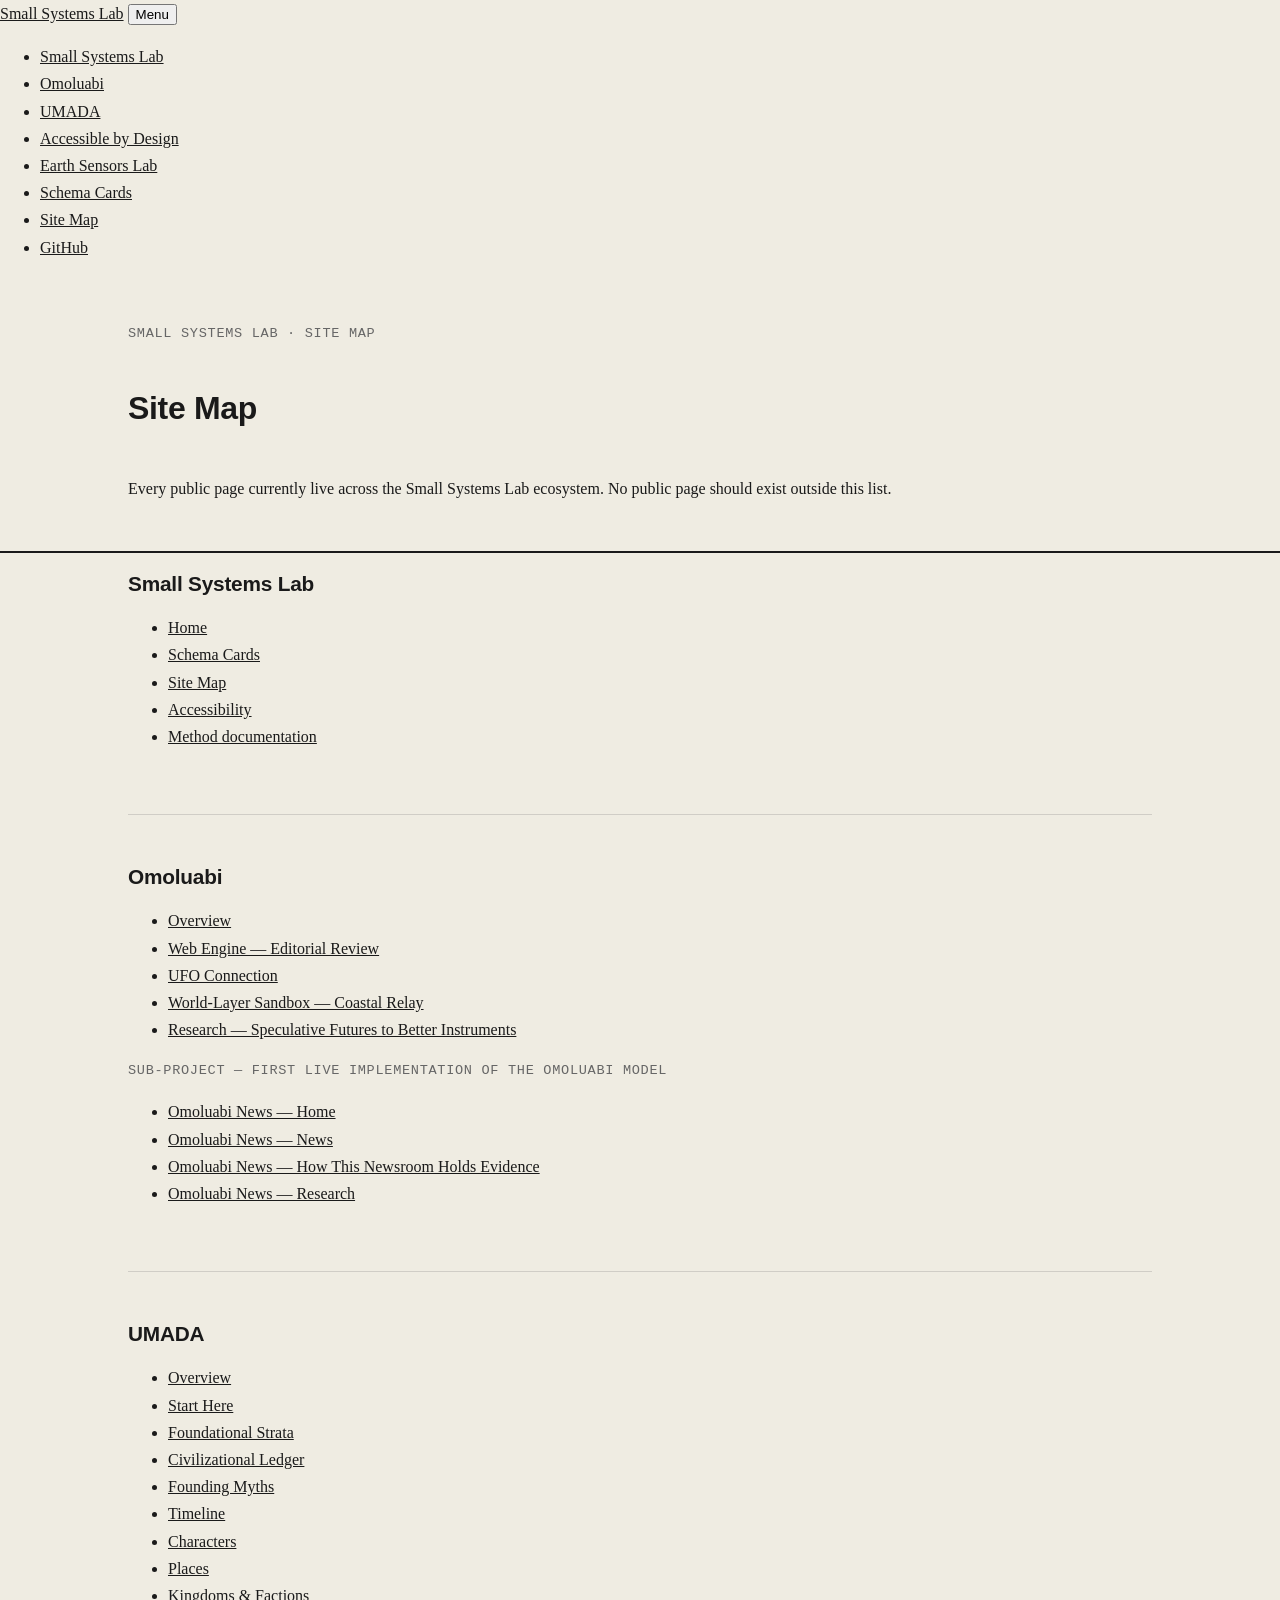
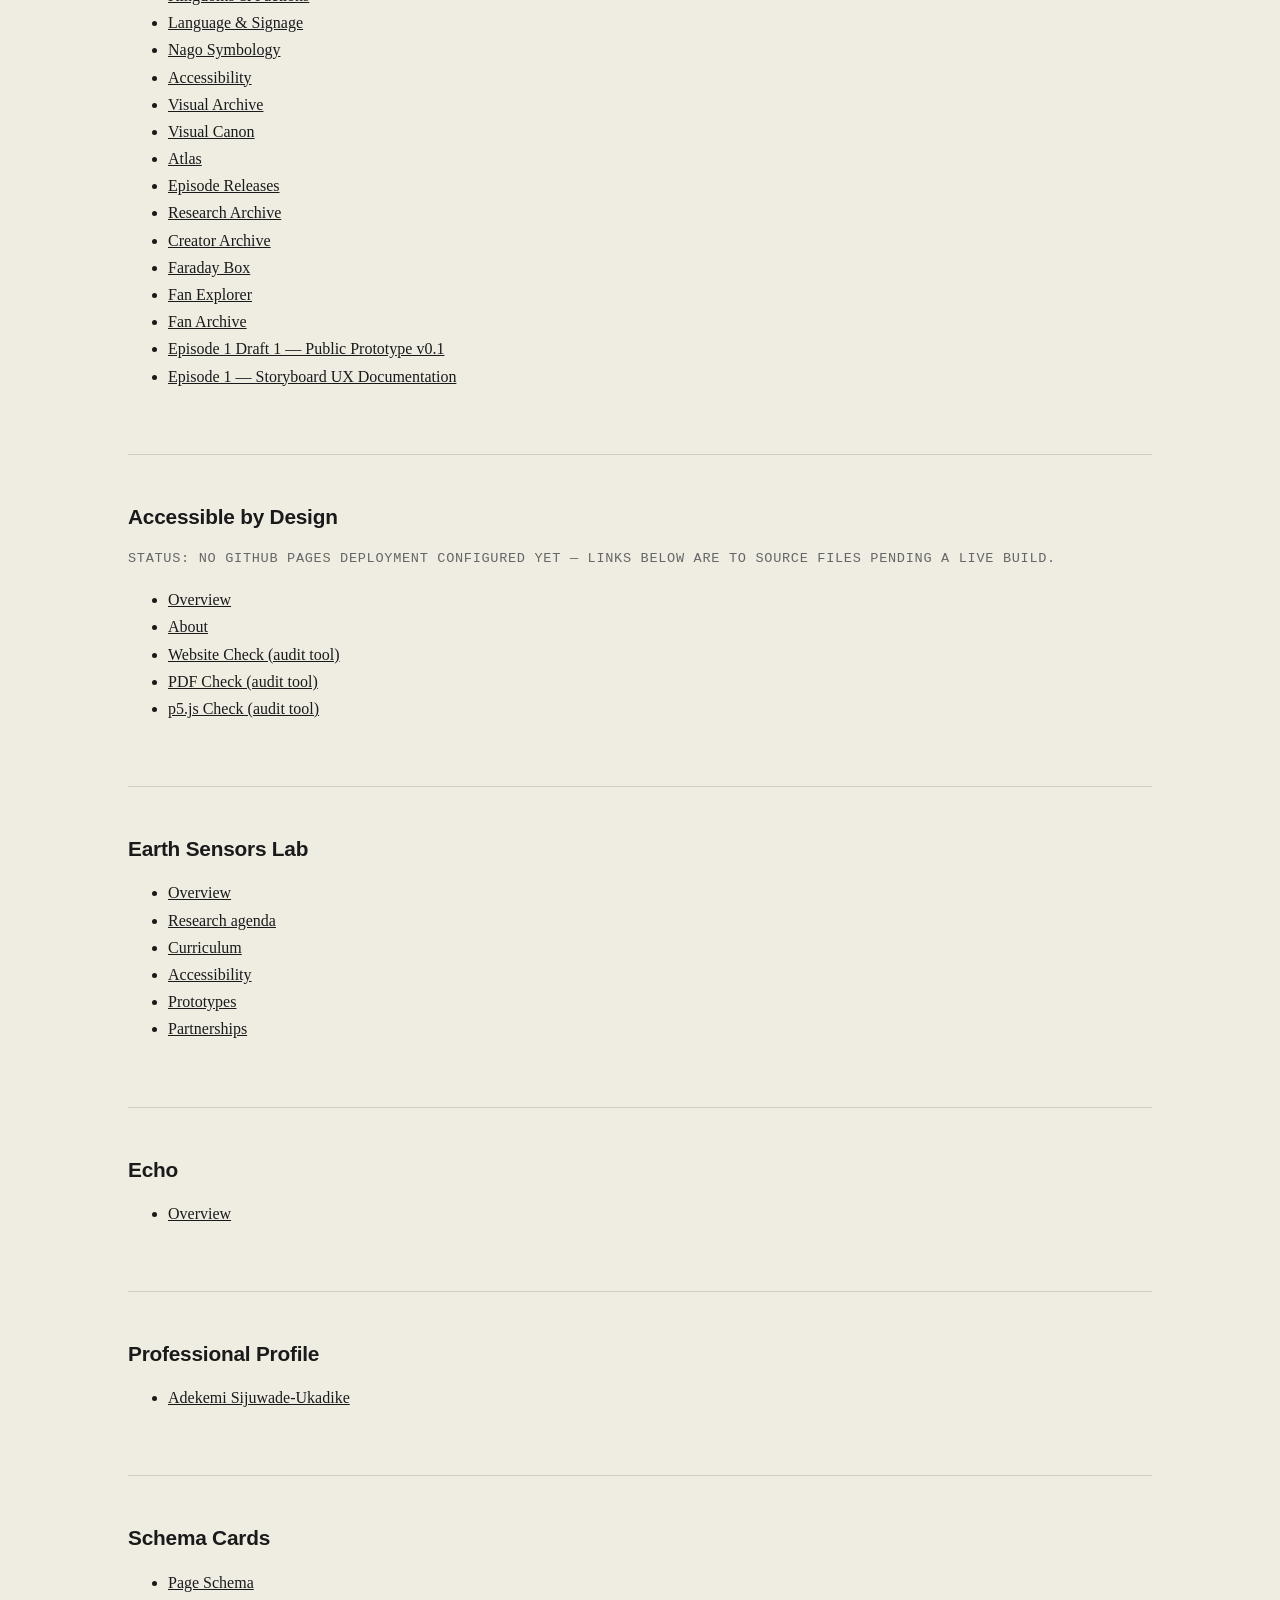
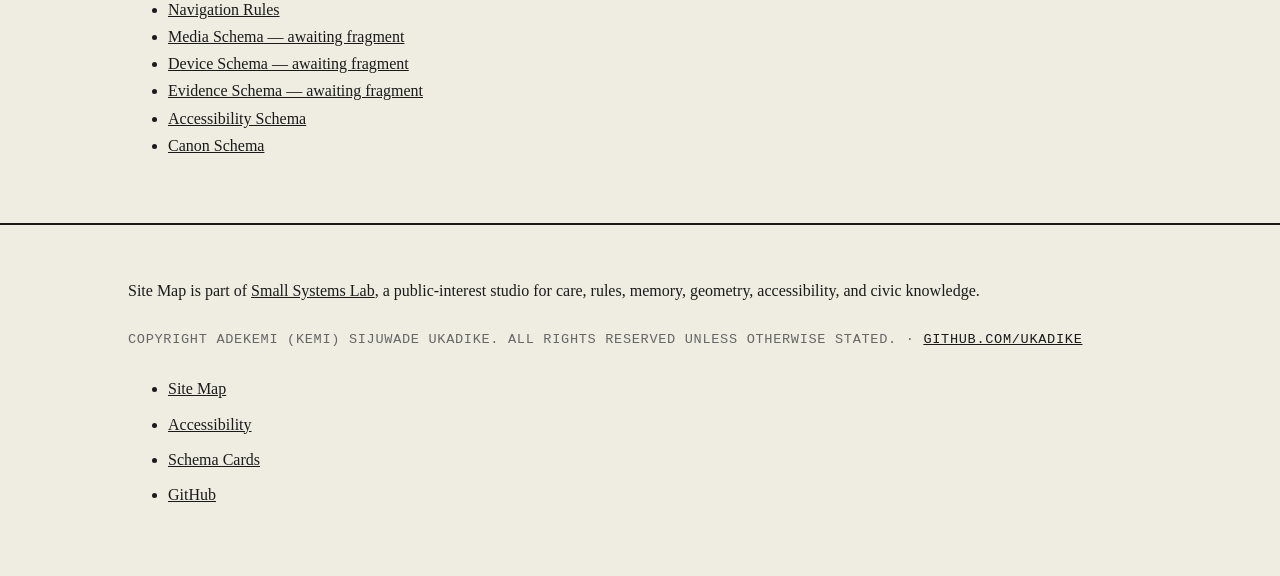
<file: site-map/index.html>
<!doctype html>
<html lang="en">
<head>
<meta charset="utf-8">
<meta name="viewport" content="width=device-width, initial-scale=1">
<title>Site Map — Small Systems Lab</title>
<meta name="description" content="Human-readable index of every public page across the Small Systems Lab ecosystem.">
<link rel="stylesheet" href="../variables.css">
<link rel="stylesheet" href="../site.css">
<script src="../ssl-nav.js" defer></script>
</head>
<body>
<a class="skip-link" href="#main">Skip to main content</a>

<header class="ssl-header">
  <div class="ssl-header__row">
    <a class="ssl-brand" href="https://ukadike.github.io/Small-Systems-Lab/">Small Systems Lab</a>
    <button class="nav-toggle" type="button" aria-expanded="false" aria-controls="ssl-global-nav">Menu</button>
  </div>
  <nav id="ssl-global-nav" class="ssl-global-nav" aria-label="Primary navigation">
    <ul>
      <li><a href="https://ukadike.github.io/Small-Systems-Lab/">Small Systems Lab</a></li>
      <li><a href="https://ukadike.github.io/omoluabi/">Omoluabi</a></li>
      <li><a href="https://ukadike.github.io/Umada/">UMADA</a></li>
      <li><a href="https://ukadike.github.io/accessible-by-design-prototyping/">Accessible by Design</a></li>
      <li><a href="https://ukadike.github.io/Earth-Sensors-Lab/">Earth Sensors Lab</a></li>
      <li><a href="https://ukadike.github.io/Small-Systems-Lab/schema-cards/">Schema Cards</a></li>
      <li><a href="https://ukadike.github.io/Small-Systems-Lab/site-map/" aria-current="page">Site Map</a></li>
      <li><a href="https://github.com/ukadike">GitHub</a></li>
    </ul>
  </nav>
</header>

<header class="header">
  <div class="wrap">
    <p class="text-meta">Small Systems Lab · Site Map</p>
    <h1 class="text-h1">Site Map</h1>
    <p class="text-body">Every public page currently live across the Small Systems Lab
      ecosystem. No public page should exist outside this list.</p>
  </div>
</header>

<main id="main" class="wrap">

  <section aria-labelledby="ssl-h">
    <h2 id="ssl-h" class="text-h2">Small Systems Lab</h2>
    <ul class="text-body">
      <li><a href="https://ukadike.github.io/Small-Systems-Lab/">Home</a></li>
      <li><a href="https://ukadike.github.io/Small-Systems-Lab/schema-cards/">Schema Cards</a></li>
      <li><a href="https://ukadike.github.io/Small-Systems-Lab/site-map/">Site Map</a></li>
      <li><a href="https://ukadike.github.io/Small-Systems-Lab/accessibility/">Accessibility</a></li>
      <li><a href="https://github.com/ukadike/Small-Systems-Lab/tree/main/docs">Method documentation</a></li>
    </ul>
  </section>

  <hr class="divider">

  <section aria-labelledby="omoluabi-h">
    <h2 id="omoluabi-h" class="text-h2">Omoluabi</h2>
    <ul class="text-body">
      <li><a href="https://ukadike.github.io/omoluabi/">Overview</a></li>
      <li><a href="https://ukadike.github.io/omoluabi/web-engine/app/">Web Engine — Editorial Review</a></li>
      <li><a href="https://ukadike.github.io/omoluabi/ufo-connection/">UFO Connection</a></li>
      <li><a href="https://ukadike.github.io/omoluabi/world-layer-sandbox/p5-coastal-relay/">World-Layer Sandbox — Coastal Relay</a></li>
      <li><a href="https://ukadike.github.io/omoluabi/research/speculative-instrumentation/">Research — Speculative Futures to Better Instruments</a></li>
    </ul>
    <p class="text-meta">Sub-project — first live implementation of the Omoluabi model</p>
    <ul class="text-body">
      <li><a href="https://ukadike.github.io/omoluabi-news/">Omoluabi News — Home</a></li>
      <li><a href="https://ukadike.github.io/omoluabi-news/news/">Omoluabi News — News</a></li>
      <li><a href="https://ukadike.github.io/omoluabi-news/news/how-this-newsroom-holds-evidence/">Omoluabi News — How This Newsroom Holds Evidence</a></li>
      <li><a href="https://ukadike.github.io/omoluabi-news/research/">Omoluabi News — Research</a></li>
    </ul>
  </section>

  <hr class="divider">

  <section aria-labelledby="umada-h">
    <h2 id="umada-h" class="text-h2">UMADA</h2>
    <ul class="text-body">
      <li><a href="https://ukadike.github.io/Umada/">Overview</a></li>
      <li><a href="https://ukadike.github.io/Umada/sections/start-here.html">Start Here</a></li>
      <li><a href="https://ukadike.github.io/Umada/sections/foundational-strata.html">Foundational Strata</a></li>
      <li><a href="https://ukadike.github.io/Umada/sections/civilizational-ledger.html">Civilizational Ledger</a></li>
      <li><a href="https://ukadike.github.io/Umada/sections/founding-myths.html">Founding Myths</a></li>
      <li><a href="https://ukadike.github.io/Umada/sections/timeline.html">Timeline</a></li>
      <li><a href="https://ukadike.github.io/Umada/sections/characters.html">Characters</a></li>
      <li><a href="https://ukadike.github.io/Umada/sections/places.html">Places</a></li>
      <li><a href="https://ukadike.github.io/Umada/sections/kingdoms-factions.html">Kingdoms &amp; Factions</a></li>
      <li><a href="https://ukadike.github.io/Umada/sections/language-signage.html">Language &amp; Signage</a></li>
      <li><a href="https://ukadike.github.io/Umada/sections/nago-symbology.html">Nago Symbology</a></li>
      <li><a href="https://ukadike.github.io/Umada/sections/accessibility.html">Accessibility</a></li>
      <li><a href="https://ukadike.github.io/Umada/sections/visual-archive.html">Visual Archive</a></li>
      <li><a href="https://ukadike.github.io/Umada/sections/visual-canon.html">Visual Canon</a></li>
      <li><a href="https://ukadike.github.io/Umada/sections/atlas.html">Atlas</a></li>
      <li><a href="https://ukadike.github.io/Umada/sections/episode-releases.html">Episode Releases</a></li>
      <li><a href="https://ukadike.github.io/Umada/sections/research-archive.html">Research Archive</a></li>
      <li><a href="https://ukadike.github.io/Umada/sections/creator-archive.html">Creator Archive</a></li>
      <li><a href="https://ukadike.github.io/Umada/sections/faraday-box.html">Faraday Box</a></li>
      <li><a href="https://ukadike.github.io/Umada/sections/fan-explorer.html">Fan Explorer</a></li>
      <li><a href="https://ukadike.github.io/Umada/sections/fan-archive.html">Fan Archive</a></li>
      <li><a href="https://ukadike.github.io/Umada/episodes/ep01/03_PROTOTYPE/episode-cape-wipeout-pt1-interactive.html">Episode 1 Draft 1 — Public Prototype v0.1</a></li>
      <li><a href="https://ukadike.github.io/Umada/episodes/ep01/04_UX_DOCS/storyboard-ux-documentation.html">Episode 1 — Storyboard UX Documentation</a></li>
    </ul>
  </section>

  <hr class="divider">

  <section aria-labelledby="abd-h">
    <h2 id="abd-h" class="text-h2">Accessible by Design</h2>
    <p class="text-meta">Status: no GitHub Pages deployment configured yet — links below are
      to source files pending a live build.</p>
    <ul class="text-body">
      <li><a href="https://ukadike.github.io/accessible-by-design-prototyping/">Overview</a></li>
      <li><a href="https://ukadike.github.io/accessible-by-design-prototyping/about.html">About</a></li>
      <li><a href="https://ukadike.github.io/accessible-by-design-prototyping/website-check.html">Website Check (audit tool)</a></li>
      <li><a href="https://ukadike.github.io/accessible-by-design-prototyping/pdf-check.html">PDF Check (audit tool)</a></li>
      <li><a href="https://ukadike.github.io/accessible-by-design-prototyping/p5-check.html">p5.js Check (audit tool)</a></li>
    </ul>
  </section>

  <hr class="divider">

  <section aria-labelledby="esl-h">
    <h2 id="esl-h" class="text-h2">Earth Sensors Lab</h2>
    <ul class="text-body">
      <li><a href="https://ukadike.github.io/Earth-Sensors-Lab/">Overview</a></li>
      <li><a href="https://github.com/ukadike/Earth-Sensors-Lab/blob/main/RESEARCH_AGENDA.md">Research agenda</a></li>
      <li><a href="https://github.com/ukadike/Earth-Sensors-Lab/blob/main/CURRICULUM.md">Curriculum</a></li>
      <li><a href="https://github.com/ukadike/Earth-Sensors-Lab/blob/main/ACCESSIBILITY.md">Accessibility</a></li>
      <li><a href="https://github.com/ukadike/Earth-Sensors-Lab/blob/main/PROTOTYPES.md">Prototypes</a></li>
      <li><a href="https://github.com/ukadike/Earth-Sensors-Lab/blob/main/PARTNERSHIP_MODEL.md">Partnerships</a></li>
    </ul>
  </section>

  <hr class="divider">

  <section aria-labelledby="echo-h">
    <h2 id="echo-h" class="text-h2">Echo</h2>
    <ul class="text-body">
      <li><a href="https://ukadike.github.io/Echo/">Overview</a></li>
    </ul>
  </section>

  <hr class="divider">

  <section aria-labelledby="profile-h">
    <h2 id="profile-h" class="text-h2">Professional Profile</h2>
    <ul class="text-body">
      <li><a href="https://ukadike.github.io/Professional-profile/">Adekemi Sijuwade-Ukadike</a></li>
    </ul>
  </section>

  <hr class="divider">

  <section aria-labelledby="schema-cards-h">
    <h2 id="schema-cards-h" class="text-h2">Schema Cards</h2>
    <ul class="text-body">
      <li><a href="https://ukadike.github.io/Small-Systems-Lab/schema-cards/#page-schema">Page Schema</a></li>
      <li><a href="https://ukadike.github.io/Small-Systems-Lab/schema-cards/#navigation-rules">Navigation Rules</a></li>
      <li><a href="https://ukadike.github.io/Small-Systems-Lab/schema-cards/#media-schema">Media Schema — awaiting fragment</a></li>
      <li><a href="https://ukadike.github.io/Small-Systems-Lab/schema-cards/#device-schema">Device Schema — awaiting fragment</a></li>
      <li><a href="https://ukadike.github.io/Small-Systems-Lab/schema-cards/#evidence-schema">Evidence Schema — awaiting fragment</a></li>
      <li><a href="https://ukadike.github.io/Small-Systems-Lab/schema-cards/#accessibility-schema">Accessibility Schema</a></li>
      <li><a href="https://ukadike.github.io/Small-Systems-Lab/schema-cards/#canon-schema">Canon Schema</a></li>
    </ul>
  </section>

</main>

<footer class="site-footer">
  <div class="wrap">
    <p class="text-body">Site Map is part of <a href="https://ukadike.github.io/Small-Systems-Lab/">Small
      Systems Lab</a>, a public-interest studio for care, rules, memory, geometry, accessibility,
      and civic knowledge.</p>
    <p class="text-meta">Copyright Adekemi (Kemi) Sijuwade Ukadike. All rights reserved unless
      otherwise stated. · <a href="https://github.com/ukadike">github.com/ukadike</a></p>
    <nav aria-label="Footer">
      <ul class="footer-links">
        <li><a href="https://ukadike.github.io/Small-Systems-Lab/site-map/" aria-current="page">Site Map</a></li>
        <li><a href="https://ukadike.github.io/Small-Systems-Lab/accessibility/">Accessibility</a></li>
        <li><a href="https://ukadike.github.io/Small-Systems-Lab/schema-cards/">Schema Cards</a></li>
        <li><a href="https://github.com/ukadike">GitHub</a></li>
      </ul>
    </nav>
  </div>
</footer>

<script type="application/json" data-schema="page.schema.v1">
{
  "title": "Site Map",
  "project": "Small Systems Lab",
  "canonicalUrl": "https://ukadike.github.io/Small-Systems-Lab/site-map/",
  "status": "active",
  "nav": { "globalNav": true, "localNav": false, "siteMapEntry": true },
  "accessibility": {
    "skipLink": true,
    "mainLandmark": true,
    "keyboardTested": true,
    "screenReaderLabeling": true,
    "focusVisible": true
  },
  "lastUpdated": "2026-07-20"
}
</script>

</body>
</html>
</file>
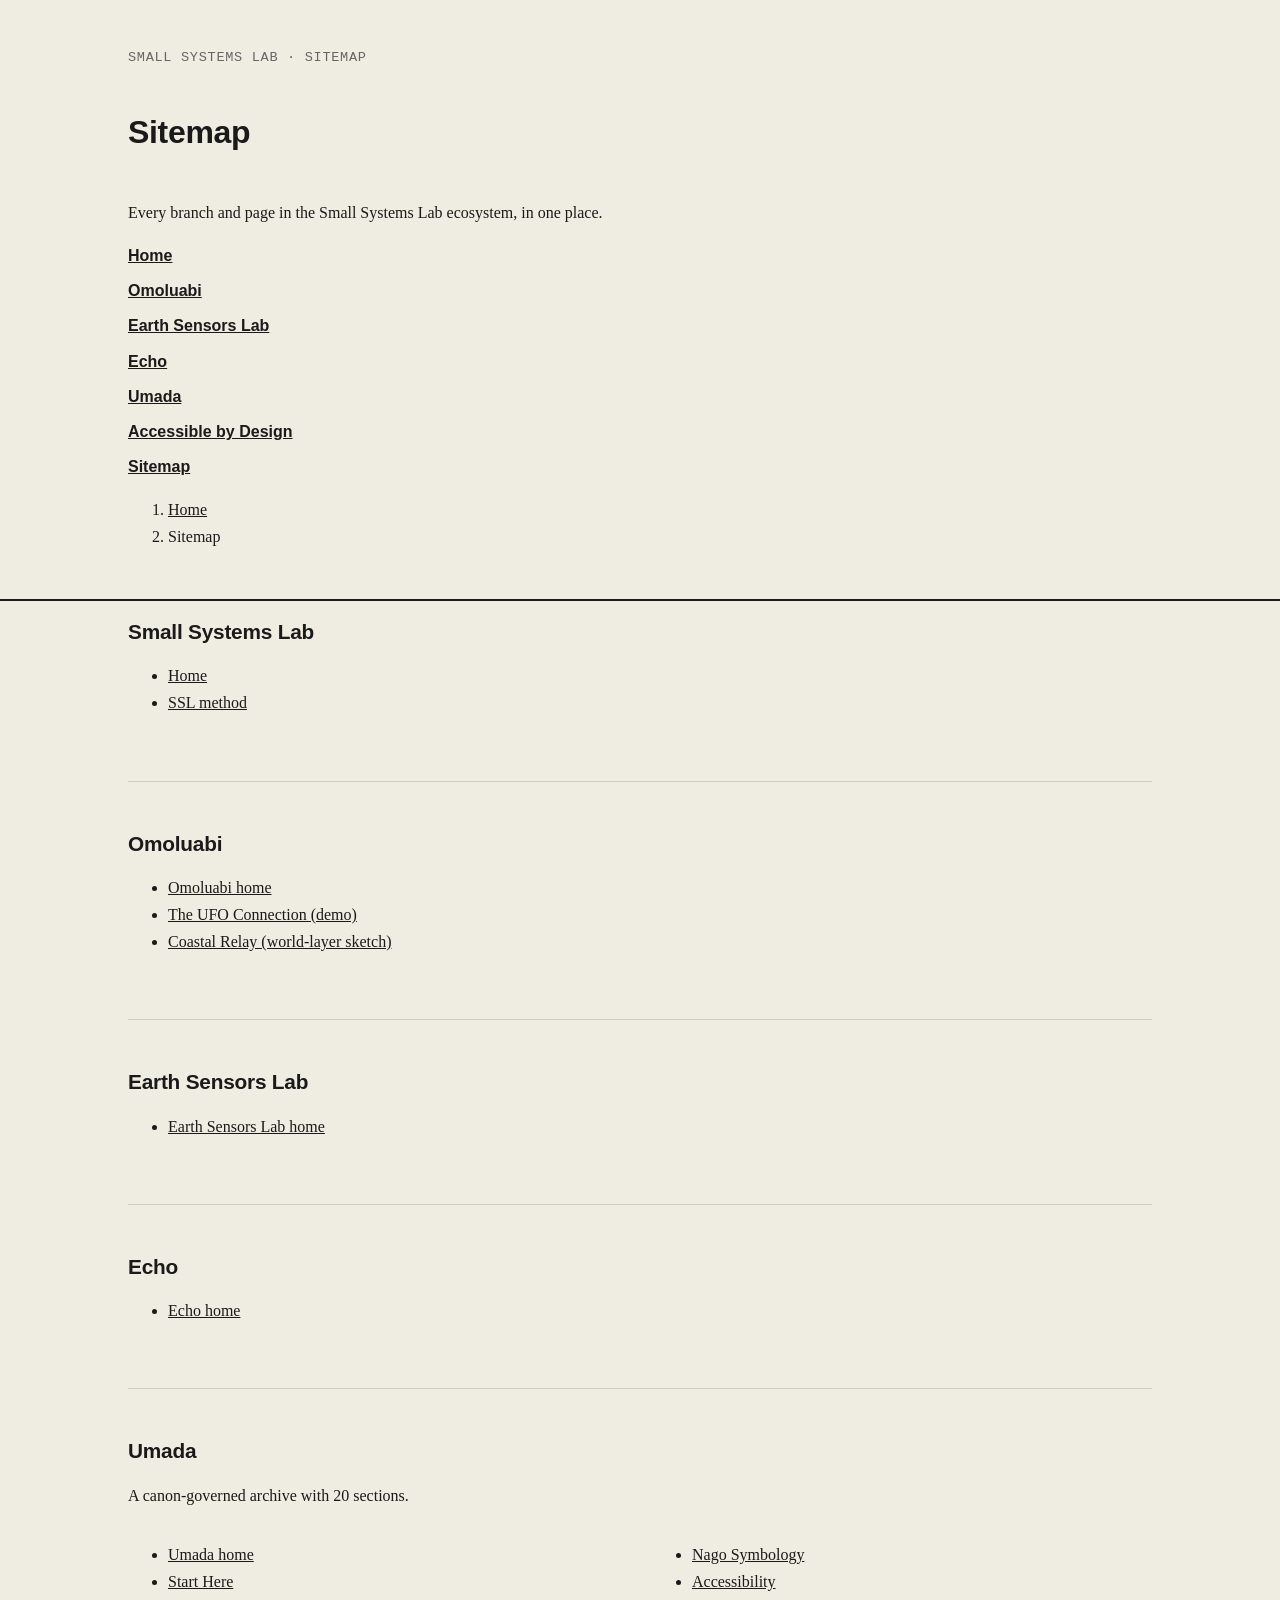
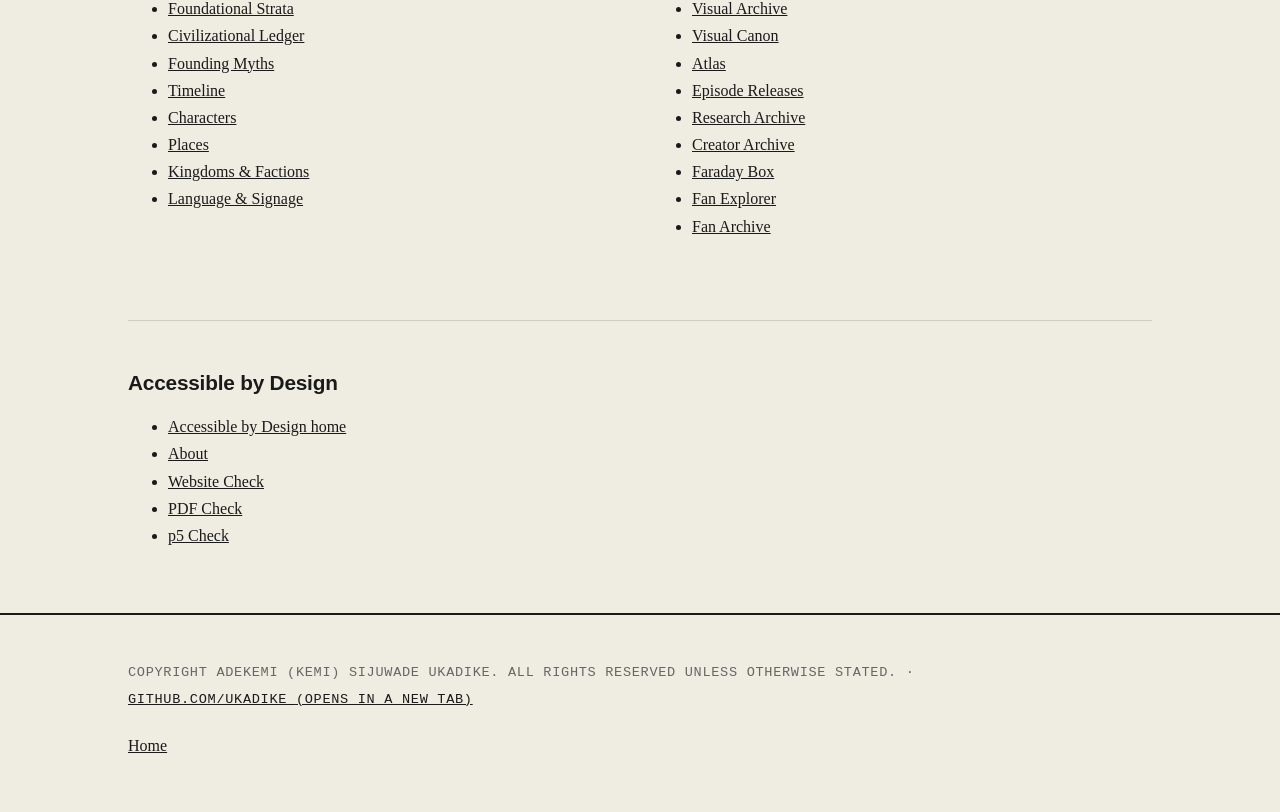
<file: sitemap/index.html>
<!doctype html>
<html lang="en">
<head>
<meta charset="utf-8">
<meta name="viewport" content="width=device-width, initial-scale=1">
<title>Sitemap — Small Systems Lab</title>
<meta name="description" content="A full index of Small Systems Lab and its branches: Omoluabi, Earth Sensors Lab, Echo, Umada, and Accessible by Design.">
<link rel="canonical" href="https://ukadike.github.io/small-systems-lab/sitemap/">
<meta property="og:type" content="website">
<meta property="og:site_name" content="Small Systems Lab">
<meta property="og:title" content="Sitemap — Small Systems Lab">
<meta property="og:description" content="A full index of Small Systems Lab and its branches: Omoluabi, Earth Sensors Lab, Echo, Umada, and Accessible by Design.">
<meta property="og:url" content="https://ukadike.github.io/small-systems-lab/sitemap/">
<meta name="twitter:card" content="summary">
<meta name="twitter:title" content="Sitemap — Small Systems Lab">
<meta name="twitter:description" content="A full index of Small Systems Lab and its branches: Omoluabi, Earth Sensors Lab, Echo, Umada, and Accessible by Design.">
<link rel="stylesheet" href="../variables.css">
<link rel="stylesheet" href="../site.css">
</head>
<body>
<a class="skip-link" href="#main">Skip to main content</a>

<header class="header">
  <div class="wrap">
    <p class="text-meta">Small Systems Lab · Sitemap</p>
    <h1 class="text-h1">Sitemap</h1>
    <p class="text-body">Every branch and page in the Small Systems Lab ecosystem, in one place.</p>
  </div>
  <nav class="wrap primary" aria-label="Main navigation">
    <a href="../">Home</a>
    <a href="https://ukadike.github.io/omoluabi/">Omoluabi</a>
    <a href="https://ukadike.github.io/earth-sensors-lab/">Earth Sensors Lab</a>
    <a href="https://ukadike.github.io/echo/">Echo</a>
    <a href="https://ukadike.github.io/umada/">Umada</a>
    <a href="https://ukadike.github.io/accessible-by-design-prototyping/">Accessible by Design</a>
    <a href="./" aria-current="page">Sitemap</a>
  </nav>
  <nav class="wrap breadcrumb" aria-label="Breadcrumb">
    <ol>
      <li><a href="../">Home</a></li>
      <li aria-current="page">Sitemap</li>
    </ol>
  </nav>
</header>

<main id="main" class="wrap">

  <section aria-labelledby="ssl-h">
    <h2 id="ssl-h" class="text-h2">Small Systems Lab</h2>
    <ul class="text-body">
      <li><a href="../">Home</a></li>
      <li><a href="../SSL-METHOD.md">SSL method</a></li>
    </ul>
  </section>

  <hr class="divider">

  <section aria-labelledby="omoluabi-h">
    <h2 id="omoluabi-h" class="text-h2">Omoluabi</h2>
    <ul class="text-body">
      <li><a href="https://ukadike.github.io/omoluabi/">Omoluabi home</a></li>
      <li><a href="https://ukadike.github.io/omoluabi/ufo-connection/">The UFO Connection (demo)</a></li>
      <li><a href="https://ukadike.github.io/omoluabi/world-layer-sandbox/p5-coastal-relay/">Coastal Relay (world-layer sketch)</a></li>
    </ul>
  </section>

  <hr class="divider">

  <section aria-labelledby="esl-h">
    <h2 id="esl-h" class="text-h2">Earth Sensors Lab</h2>
    <ul class="text-body">
      <li><a href="https://ukadike.github.io/earth-sensors-lab/">Earth Sensors Lab home</a></li>
    </ul>
  </section>

  <hr class="divider">

  <section aria-labelledby="echo-h">
    <h2 id="echo-h" class="text-h2">Echo</h2>
    <ul class="text-body">
      <li><a href="https://ukadike.github.io/echo/">Echo home</a></li>
    </ul>
  </section>

  <hr class="divider">

  <section aria-labelledby="umada-h">
    <h2 id="umada-h" class="text-h2">Umada</h2>
    <p class="text-body">A canon-governed archive with 20 sections.</p>
    <div class="grid-2">
      <ul class="text-body">
        <li><a href="https://ukadike.github.io/umada/">Umada home</a></li>
        <li><a href="https://ukadike.github.io/umada/sections/start-here.html">Start Here</a></li>
        <li><a href="https://ukadike.github.io/umada/sections/foundational-strata.html">Foundational Strata</a></li>
        <li><a href="https://ukadike.github.io/umada/sections/civilizational-ledger.html">Civilizational Ledger</a></li>
        <li><a href="https://ukadike.github.io/umada/sections/founding-myths.html">Founding Myths</a></li>
        <li><a href="https://ukadike.github.io/umada/sections/timeline.html">Timeline</a></li>
        <li><a href="https://ukadike.github.io/umada/sections/characters.html">Characters</a></li>
        <li><a href="https://ukadike.github.io/umada/sections/places.html">Places</a></li>
        <li><a href="https://ukadike.github.io/umada/sections/kingdoms-factions.html">Kingdoms &amp; Factions</a></li>
        <li><a href="https://ukadike.github.io/umada/sections/language-signage.html">Language &amp; Signage</a></li>
      </ul>
      <ul class="text-body">
        <li><a href="https://ukadike.github.io/umada/sections/nago-symbology.html">Nago Symbology</a></li>
        <li><a href="https://ukadike.github.io/umada/sections/accessibility.html">Accessibility</a></li>
        <li><a href="https://ukadike.github.io/umada/sections/visual-archive.html">Visual Archive</a></li>
        <li><a href="https://ukadike.github.io/umada/sections/visual-canon.html">Visual Canon</a></li>
        <li><a href="https://ukadike.github.io/umada/sections/atlas.html">Atlas</a></li>
        <li><a href="https://ukadike.github.io/umada/sections/episode-releases.html">Episode Releases</a></li>
        <li><a href="https://ukadike.github.io/umada/sections/research-archive.html">Research Archive</a></li>
        <li><a href="https://ukadike.github.io/umada/sections/creator-archive.html">Creator Archive</a></li>
        <li><a href="https://ukadike.github.io/umada/sections/faraday-box.html">Faraday Box</a></li>
        <li><a href="https://ukadike.github.io/umada/sections/fan-explorer.html">Fan Explorer</a></li>
        <li><a href="https://ukadike.github.io/umada/sections/fan-archive.html">Fan Archive</a></li>
      </ul>
    </div>
  </section>

  <hr class="divider">

  <section aria-labelledby="abd-h">
    <h2 id="abd-h" class="text-h2">Accessible by Design</h2>
    <ul class="text-body">
      <li><a href="https://ukadike.github.io/accessible-by-design-prototyping/">Accessible by Design home</a></li>
      <li><a href="https://ukadike.github.io/accessible-by-design-prototyping/about.html">About</a></li>
      <li><a href="https://ukadike.github.io/accessible-by-design-prototyping/website-check.html">Website Check</a></li>
      <li><a href="https://ukadike.github.io/accessible-by-design-prototyping/pdf-check.html">PDF Check</a></li>
      <li><a href="https://ukadike.github.io/accessible-by-design-prototyping/p5-check.html">p5 Check</a></li>
    </ul>
  </section>

</main>

<footer class="site-footer">
  <div class="wrap">
    <p class="text-meta">Copyright Adekemi (Kemi) Sijuwade Ukadike. All rights reserved unless
      otherwise stated. · <a href="https://github.com/ukadike" target="_blank" rel="noopener noreferrer">github.com/ukadike <span class="sr-only">(opens in a new tab)</span></a></p>
    <nav class="footer-nav" aria-label="Footer navigation">
      <a href="../">Home</a>
    </nav>
  </div>
</footer>

</body>
</html>
</file>
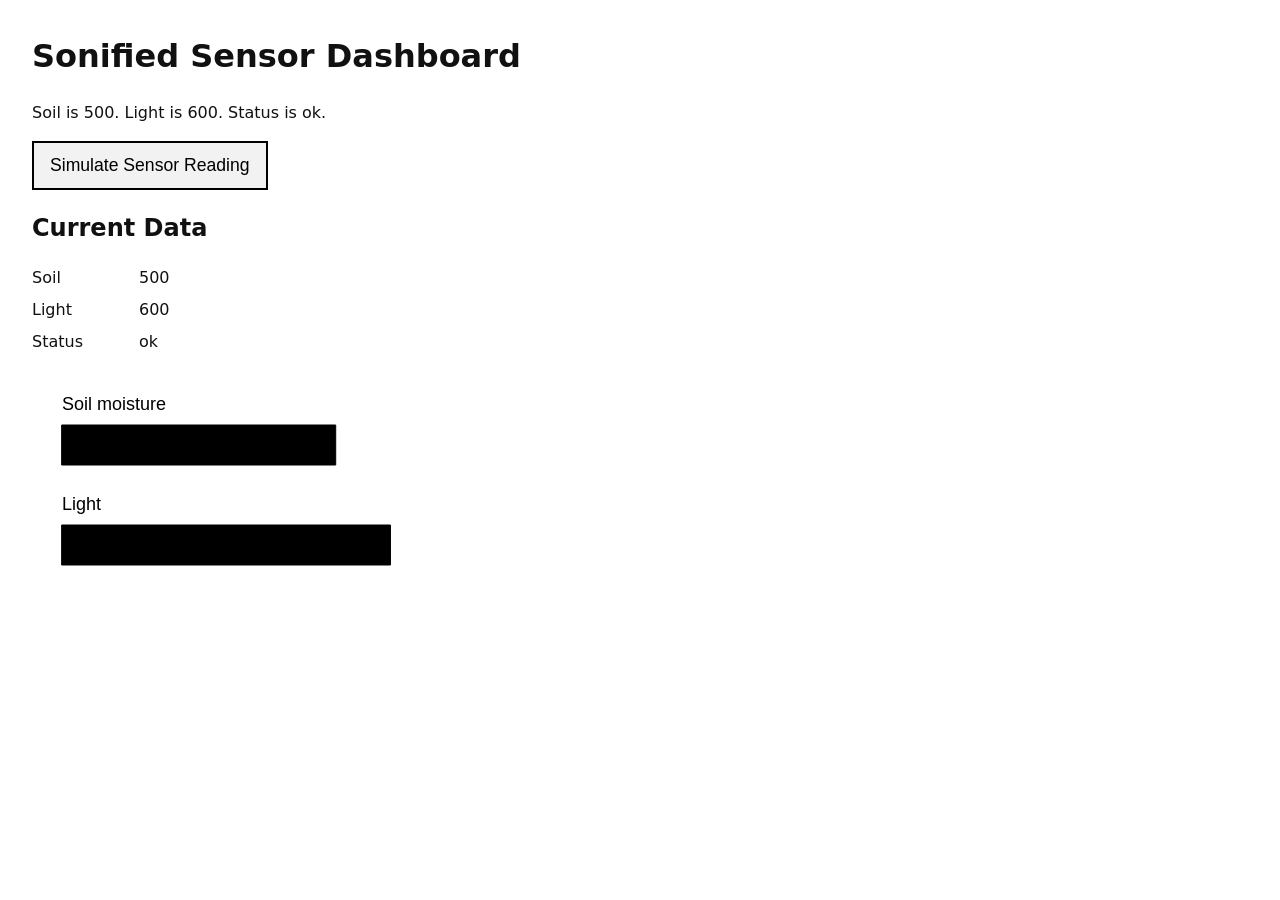
<file: research-program/code/p5/sonified-sensor-dashboard/index.html>
<!doctype html>
<html lang="en">
<head>
  <meta charset="utf-8">
  <title>Small Systems Lab — Sonified Sensor Dashboard</title>
  <meta name="viewport" content="width=device-width, initial-scale=1">
  <script src="vendor/p5.min.js"></script>
  <script src="vendor/p5.sound.min.js"></script>
  <link rel="stylesheet" href="style.css">
</head>
<body>
  <main>
    <h1>Sonified Sensor Dashboard</h1>
    <p id="summary" aria-live="polite">Waiting for sensor data.</p>
    <button id="simulate">Simulate Sensor Reading</button>
    <section aria-labelledby="data-heading">
      <h2 id="data-heading">Current Data</h2>
      <dl>
        <dt>Soil</dt><dd id="soil">—</dd>
        <dt>Light</dt><dd id="light">—</dd>
        <dt>Status</dt><dd id="status">—</dd>
      </dl>
    </section>
    <div id="canvas-holder" aria-label="Sensor data visualization"></div>
  </main>
  <script src="sketch.js"></script>
</body>
</html>
</file>
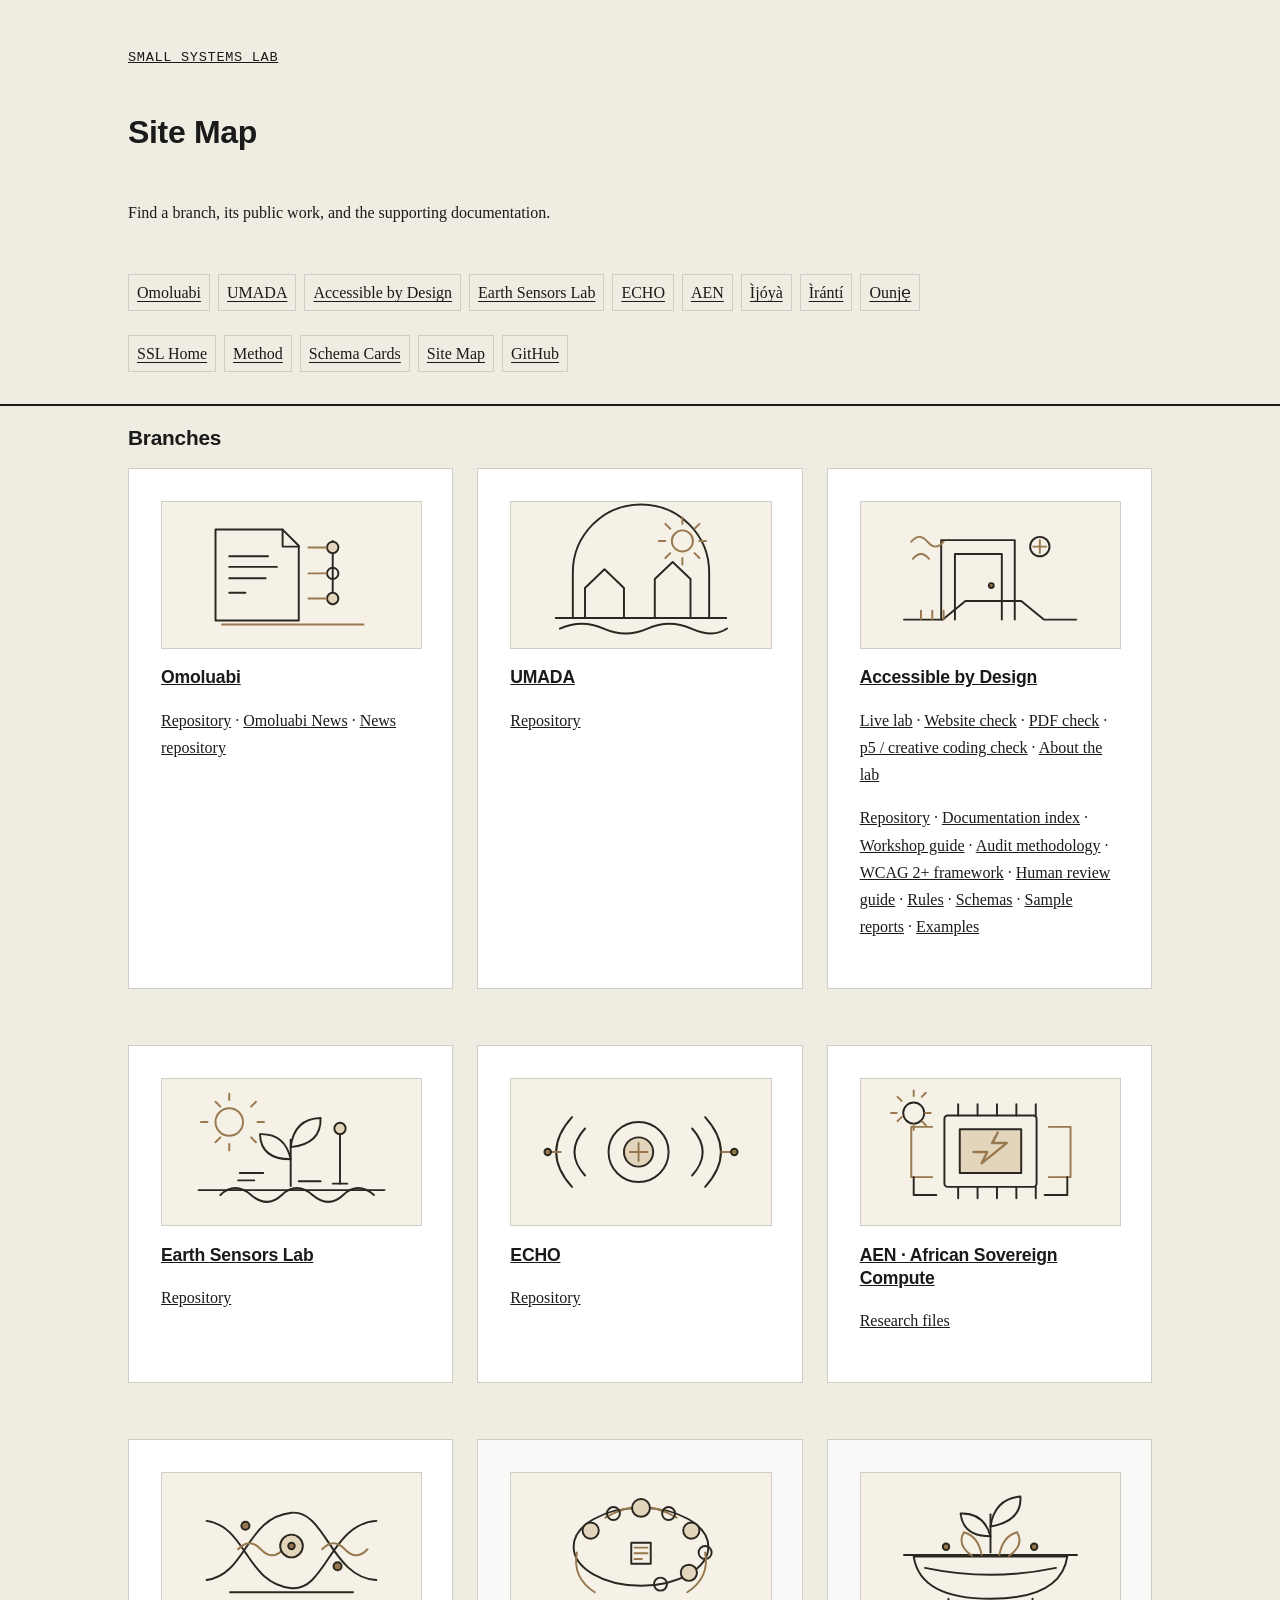
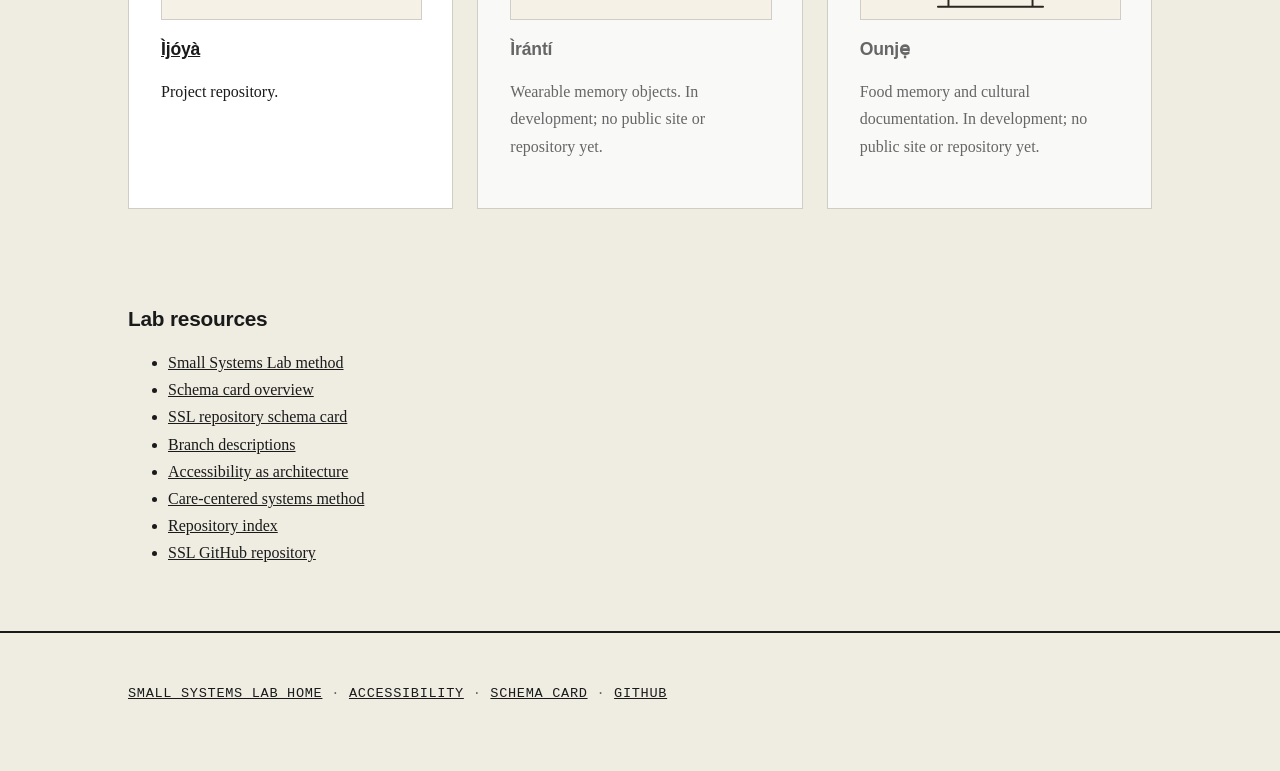
<file: site-map.html>
<!doctype html>
<html lang="en">
<head>
<meta charset="utf-8">
<meta name="viewport" content="width=device-width, initial-scale=1">
<title>Site Map — Small Systems Lab</title>
<meta name="description" content="A clear directory of Small Systems Lab branches, research pages, documentation, and repositories.">
<link rel="stylesheet" href="variables.css">
<link rel="stylesheet" href="site.css">
</head>
<body>
<a class="skip-link" href="#main">Skip to main content</a>
<header class="header">
  <div class="wrap">
    <p class="text-meta"><a href="./">Small Systems Lab</a></p>
    <h1 class="text-h1">Site Map</h1>
    <p class="text-body">Find a branch, its public work, and the supporting documentation.</p>
    <nav class="site-nav" aria-label="Project branches">
  <ul>
    <li><a href="https://ukadike.github.io/omoluabi/">Omoluabi</a></li>
    <li><a href="https://ukadike.github.io/Umada/">UMADA</a></li>
    <li><a href="https://ukadike.github.io/accessible-by-design-prototyping/">Accessible by Design</a></li>
    <li><a href="https://ukadike.github.io/Earth-Sensors-Lab/">Earth Sensors Lab</a></li>
    <li><a href="https://ukadike.github.io/Echo/">ECHO</a></li>
    <li><a href="https://ukadike.github.io/Small-Systems-Lab/aen-sovereign-compute/">AEN</a></li>
    <li><a href="https://github.com/ukadike/Ijoya">Ìjóyà</a></li>
    <li><a href="https://ukadike.github.io/Small-Systems-Lab/#branch-iranti">Ìrántí</a></li>
    <li><a href="https://ukadike.github.io/Small-Systems-Lab/#branch-ounje">Ounjẹ</a></li>
  </ul>
</nav>
<nav class="resource-nav" aria-label="Site resources">
  <a href="https://ukadike.github.io/Small-Systems-Lab/">SSL Home</a>
  <a href="https://ukadike.github.io/Small-Systems-Lab/#method">Method</a>
  <a href="https://ukadike.github.io/Small-Systems-Lab/#schema-cards">Schema Cards</a>
  <a href="https://ukadike.github.io/Small-Systems-Lab/site-map.html" aria-current="page">Site Map</a>
  <a href="https://github.com/ukadike/Small-Systems-Lab">GitHub</a>
</nav>
  </div>
</header>
<main id="main" class="wrap">
  <section aria-labelledby="branches-map-h">
    <h2 id="branches-map-h" class="text-h2">Branches</h2>
    <div class="grid-2">
      <article class="card"><img class="branch-art" src="assets/branch-omoluabi.svg" alt="Open editorial record with source markers and a timeline."><h3 class="text-h3"><a href="https://ukadike.github.io/omoluabi/">Omoluabi</a></h3><p><a href="https://github.com/ukadike/omoluabi">Repository</a> · <a href="https://ukadike.github.io/omoluabi-news/">Omoluabi News</a> · <a href="https://github.com/ukadike/omoluabi-news">News repository</a></p></article>
      <article class="card"><img class="branch-art" src="assets/branch-umada.svg" alt="Arched speculative cityscape beneath a ringed moon."><h3 class="text-h3"><a href="https://ukadike.github.io/Umada/">UMADA</a></h3><p><a href="https://github.com/ukadike/Umada">Repository</a></p></article>
      <article class="card"><img class="branch-art" src="assets/branch-accessible-design.svg" alt="Open doorway, accessible ramp, and access marks."><h3 class="text-h3"><a href="https://ukadike.github.io/accessible-by-design-prototyping/">Accessible by Design</a></h3><p><a href="https://ukadike.github.io/accessible-by-design-prototyping/">Live lab</a> · <a href="https://ukadike.github.io/accessible-by-design-prototyping/website-check.html">Website check</a> · <a href="https://ukadike.github.io/accessible-by-design-prototyping/pdf-check.html">PDF check</a> · <a href="https://ukadike.github.io/accessible-by-design-prototyping/p5-check.html">p5 / creative coding check</a> · <a href="https://ukadike.github.io/accessible-by-design-prototyping/about.html">About the lab</a></p><p><a href="https://github.com/ukadike/accessible-by-design-prototyping">Repository</a> · <a href="https://github.com/ukadike/accessible-by-design-prototyping/blob/main/INDEX.md">Documentation index</a> · <a href="https://github.com/ukadike/accessible-by-design-prototyping/blob/main/docs/workshop-guide.md">Workshop guide</a> · <a href="https://github.com/ukadike/accessible-by-design-prototyping/blob/main/docs/audit-methodology.md">Audit methodology</a> · <a href="https://github.com/ukadike/accessible-by-design-prototyping/blob/main/docs/wcag-2-plus-framework.md">WCAG 2+ framework</a> · <a href="https://github.com/ukadike/accessible-by-design-prototyping/blob/main/docs/human-review-guide.md">Human review guide</a> · <a href="https://github.com/ukadike/accessible-by-design-prototyping/tree/main/rules">Rules</a> · <a href="https://github.com/ukadike/accessible-by-design-prototyping/tree/main/schemas">Schemas</a> · <a href="https://github.com/ukadike/accessible-by-design-prototyping/tree/main/reports">Sample reports</a> · <a href="https://github.com/ukadike/accessible-by-design-prototyping/tree/main/examples">Examples</a></p></article>
      <article class="card"><img class="branch-art" src="assets/branch-earth-sensors.svg" alt="Seedling and soil sensor beside a small sun."><h3 class="text-h3"><a href="https://ukadike.github.io/Earth-Sensors-Lab/">Earth Sensors Lab</a></h3><p><a href="https://github.com/ukadike/Earth-Sensors-Lab">Repository</a></p></article>
      <article class="card"><img class="branch-art" src="assets/branch-echo.svg" alt="Concentric signal rings meeting at a central listening point."><h3 class="text-h3"><a href="https://ukadike.github.io/Echo/">ECHO</a></h3><p><a href="https://github.com/ukadike/Echo">Repository</a></p></article>
      <article class="card"><img class="branch-art" src="assets/branch-aen.svg" alt="Compute module connected to an energy grid and sun."><h3 class="text-h3"><a href="aen-sovereign-compute/">AEN · African Sovereign Compute</a></h3><p><a href="https://github.com/ukadike/Small-Systems-Lab/tree/main/aen-sovereign-compute">Research files</a></p></article>
      <article class="card"><img class="branch-art" src="assets/branch-ijoya.svg" alt="Two flexible garden forms cross at tactile connection points."><h3 class="text-h3"><a href="https://github.com/ukadike/Ijoya">Ìjóyà</a></h3><p>Project repository.</p></article>
      <article class="card unlinked"><img class="branch-art" src="assets/branch-iranti.svg" alt="Memory loop threaded with beads and an archive stone."><h3 class="text-h3">Ìrántí</h3><p>Wearable memory objects. In development; no public site or repository yet.</p></article>
      <article class="card unlinked"><img class="branch-art" src="assets/branch-ounje.svg" alt="Shared bowl beneath leaves and stems."><h3 class="text-h3">Ounjẹ</h3><p>Food memory and cultural documentation. In development; no public site or repository yet.</p></article>
    </div>
  </section>
  <section aria-labelledby="docs-map-h">
    <h2 id="docs-map-h" class="text-h2">Lab resources</h2>
    <ul>
      <li><a href="./#method">Small Systems Lab method</a></li>
      <li><a href="./#schema-cards">Schema card overview</a></li>
      <li><a href="https://github.com/ukadike/Small-Systems-Lab/blob/main/SCHEMA_CARD.md">SSL repository schema card</a></li>
      <li><a href="https://github.com/ukadike/Small-Systems-Lab/blob/main/docs/branches.md">Branch descriptions</a></li>
      <li><a href="https://github.com/ukadike/Small-Systems-Lab/blob/main/docs/accessibility.md">Accessibility as architecture</a></li>
      <li><a href="https://github.com/ukadike/Small-Systems-Lab/blob/main/docs/ssl-method.md">Care-centered systems method</a></li>
      <li><a href="https://github.com/ukadike/Small-Systems-Lab/blob/main/INDEX.md">Repository index</a></li>
      <li><a href="https://github.com/ukadike/Small-Systems-Lab">SSL GitHub repository</a></li>
    </ul>
  </section>
</main>
<footer class="site-footer"><div class="wrap"><p class="text-meta"><a href="./">Small Systems Lab home</a> · <a href="https://github.com/ukadike/Small-Systems-Lab/blob/main/docs/accessibility.md">Accessibility</a> · <a href="https://github.com/ukadike/Small-Systems-Lab/blob/main/SCHEMA_CARD.md">Schema Card</a> · <a href="https://github.com/ukadike/Small-Systems-Lab">GitHub</a></p></div></footer>
</body>
</html>
</file>
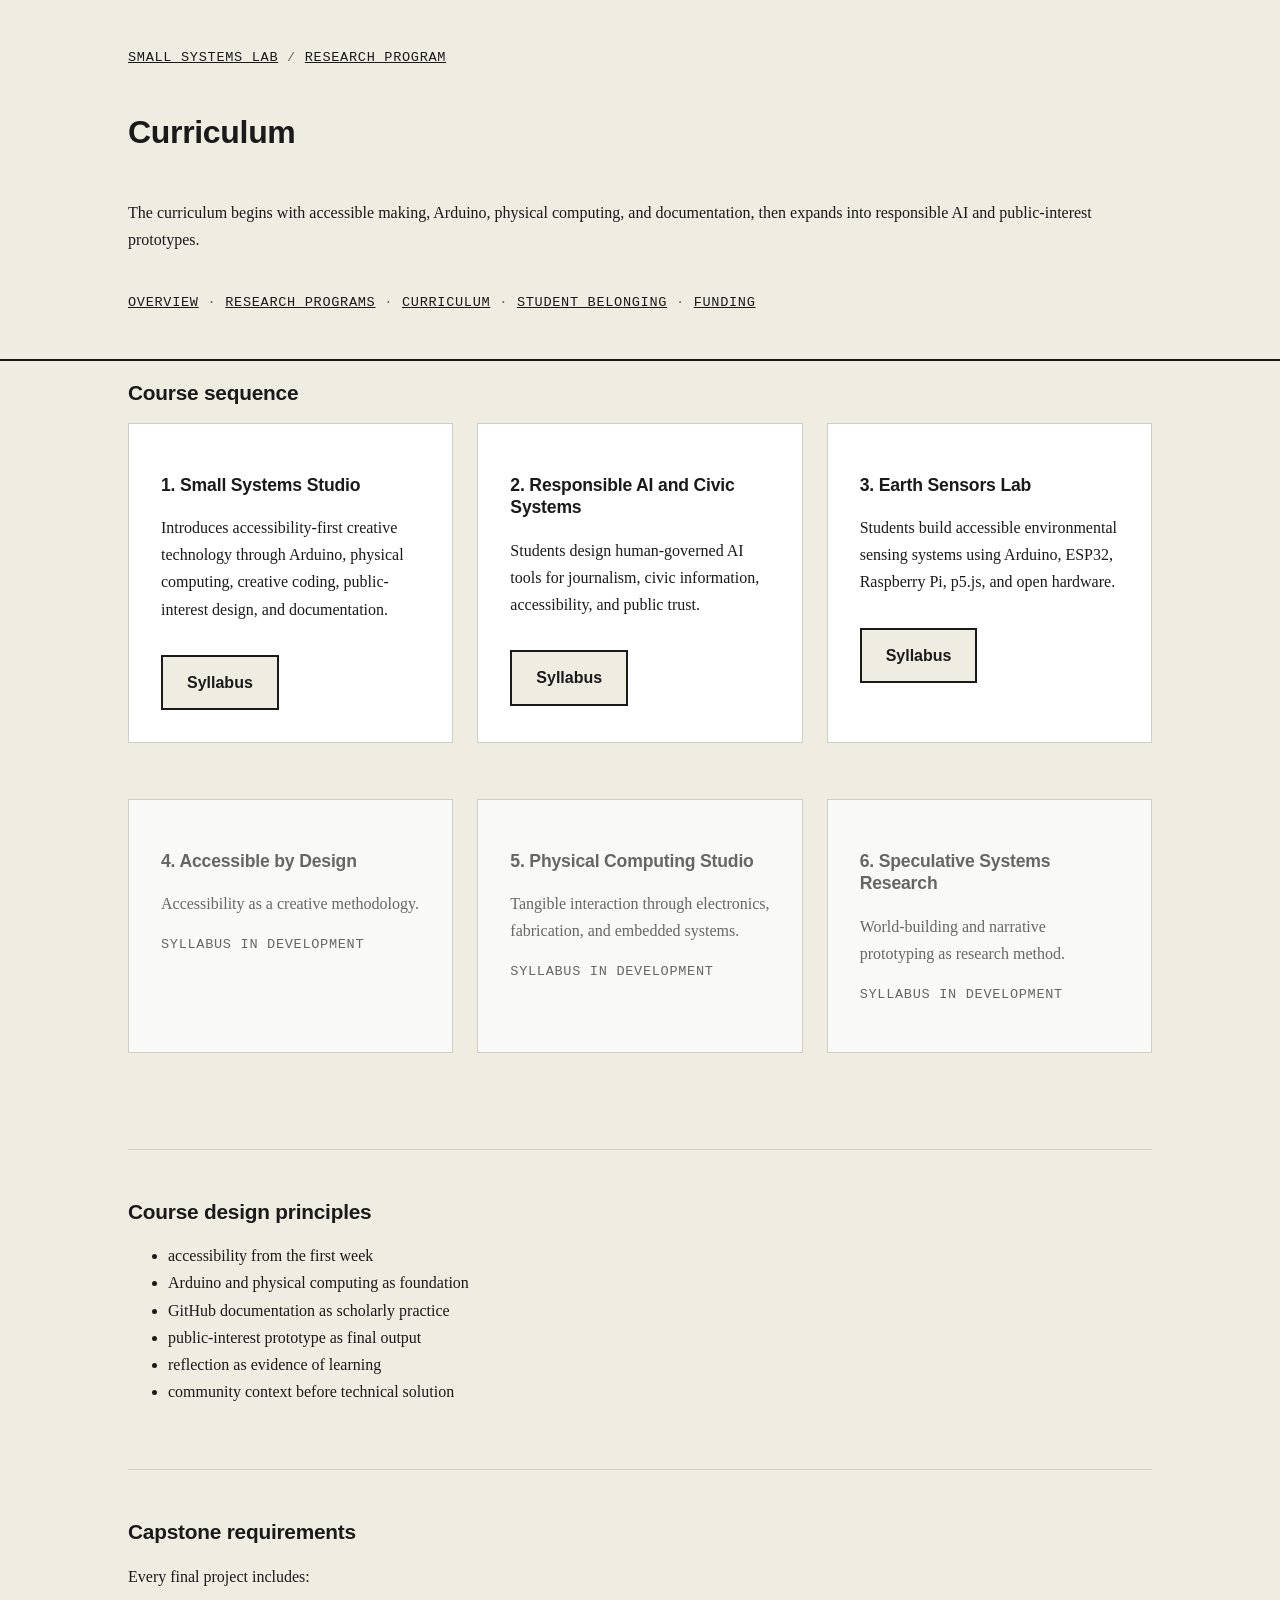
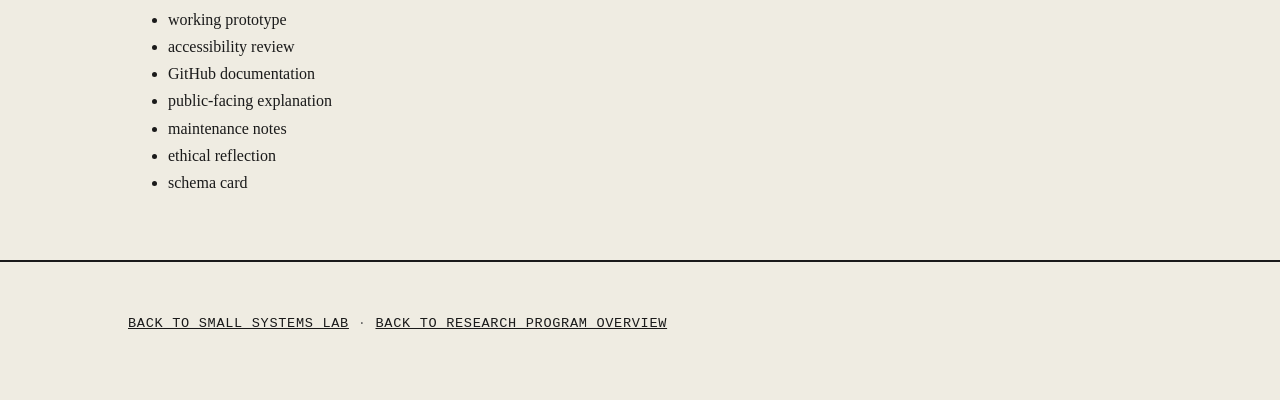
<file: research/curriculum.html>
<!doctype html>
<html lang="en">
<head>
<meta charset="utf-8">
<meta name="viewport" content="width=device-width, initial-scale=1">
<title>Curriculum — Small Systems Lab</title>
<meta name="description" content="Small Systems Lab curriculum: course sequence, design principles, capstone requirements, and syllabi.">
<link rel="stylesheet" href="../variables.css">
<link rel="stylesheet" href="../site.css">
</head>
<body>
<a class="skip-link" href="#main">Skip to main content</a>

<header class="header">
  <div class="wrap">
    <p class="text-meta"><a href="../index.html">Small Systems Lab</a> / <a href="index.html">Research Program</a></p>
    <h1 class="text-h1">Curriculum</h1>
    <p class="text-body">The curriculum begins with accessible making, Arduino, physical
      computing, and documentation, then expands into responsible AI and
      public-interest prototypes.</p>
    <p class="text-meta">
      <a href="index.html">Overview</a> ·
      <a href="programs.html">Research Programs</a> ·
      <a href="curriculum.html" aria-current="page">Curriculum</a> ·
      <a href="student-belonging.html">Student Belonging</a> ·
      <a href="funding.html">Funding</a>
    </p>
  </div>
</header>

<main id="main" class="wrap">

  <section aria-labelledby="sequence-h">
    <h2 id="sequence-h" class="text-h2">Course sequence</h2>
    <div class="grid-2">
      <article class="card">
        <h3 class="text-h3">1. Small Systems Studio</h3>
        <p class="text-body">Introduces accessibility-first creative technology through
          Arduino, physical computing, creative coding, public-interest design, and
          documentation.</p>
        <a class="btn" href="../research-program/curriculum/syllabi/small-systems-studio.md">Syllabus</a>
      </article>
      <article class="card">
        <h3 class="text-h3">2. Responsible AI and Civic Systems</h3>
        <p class="text-body">Students design human-governed AI tools for journalism,
          civic information, accessibility, and public trust.</p>
        <a class="btn" href="../research-program/curriculum/syllabi/responsible-ai-civic-systems.md">Syllabus</a>
      </article>
      <article class="card">
        <h3 class="text-h3">3. Earth Sensors Lab</h3>
        <p class="text-body">Students build accessible environmental sensing systems
          using Arduino, ESP32, Raspberry Pi, p5.js, and open hardware.</p>
        <a class="btn" href="../research-program/curriculum/syllabi/earth-sensors-lab.md">Syllabus</a>
      </article>
      <article class="card unlinked">
        <h3 class="text-h3">4. Accessible by Design</h3>
        <p class="text-body">Accessibility as a creative methodology.</p>
        <p class="text-meta">Syllabus in development</p>
      </article>
      <article class="card unlinked">
        <h3 class="text-h3">5. Physical Computing Studio</h3>
        <p class="text-body">Tangible interaction through electronics, fabrication, and
          embedded systems.</p>
        <p class="text-meta">Syllabus in development</p>
      </article>
      <article class="card unlinked">
        <h3 class="text-h3">6. Speculative Systems Research</h3>
        <p class="text-body">World-building and narrative prototyping as research method.</p>
        <p class="text-meta">Syllabus in development</p>
      </article>
    </div>
  </section>

  <hr class="divider">

  <section aria-labelledby="principles-h">
    <h2 id="principles-h" class="text-h2">Course design principles</h2>
    <ul class="text-body">
      <li>accessibility from the first week</li>
      <li>Arduino and physical computing as foundation</li>
      <li>GitHub documentation as scholarly practice</li>
      <li>public-interest prototype as final output</li>
      <li>reflection as evidence of learning</li>
      <li>community context before technical solution</li>
    </ul>
  </section>

  <hr class="divider">

  <section aria-labelledby="capstone-h">
    <h2 id="capstone-h" class="text-h2">Capstone requirements</h2>
    <p class="text-body">Every final project includes:</p>
    <ul class="text-body">
      <li>working prototype</li>
      <li>accessibility review</li>
      <li>GitHub documentation</li>
      <li>public-facing explanation</li>
      <li>maintenance notes</li>
      <li>ethical reflection</li>
      <li>schema card</li>
    </ul>
  </section>

</main>

<footer class="site-footer">
  <div class="wrap">
    <p class="text-meta"><a href="../index.html">Back to Small Systems Lab</a> ·
      <a href="index.html">Back to Research Program overview</a></p>
  </div>
</footer>

</body>
</html>
</file>
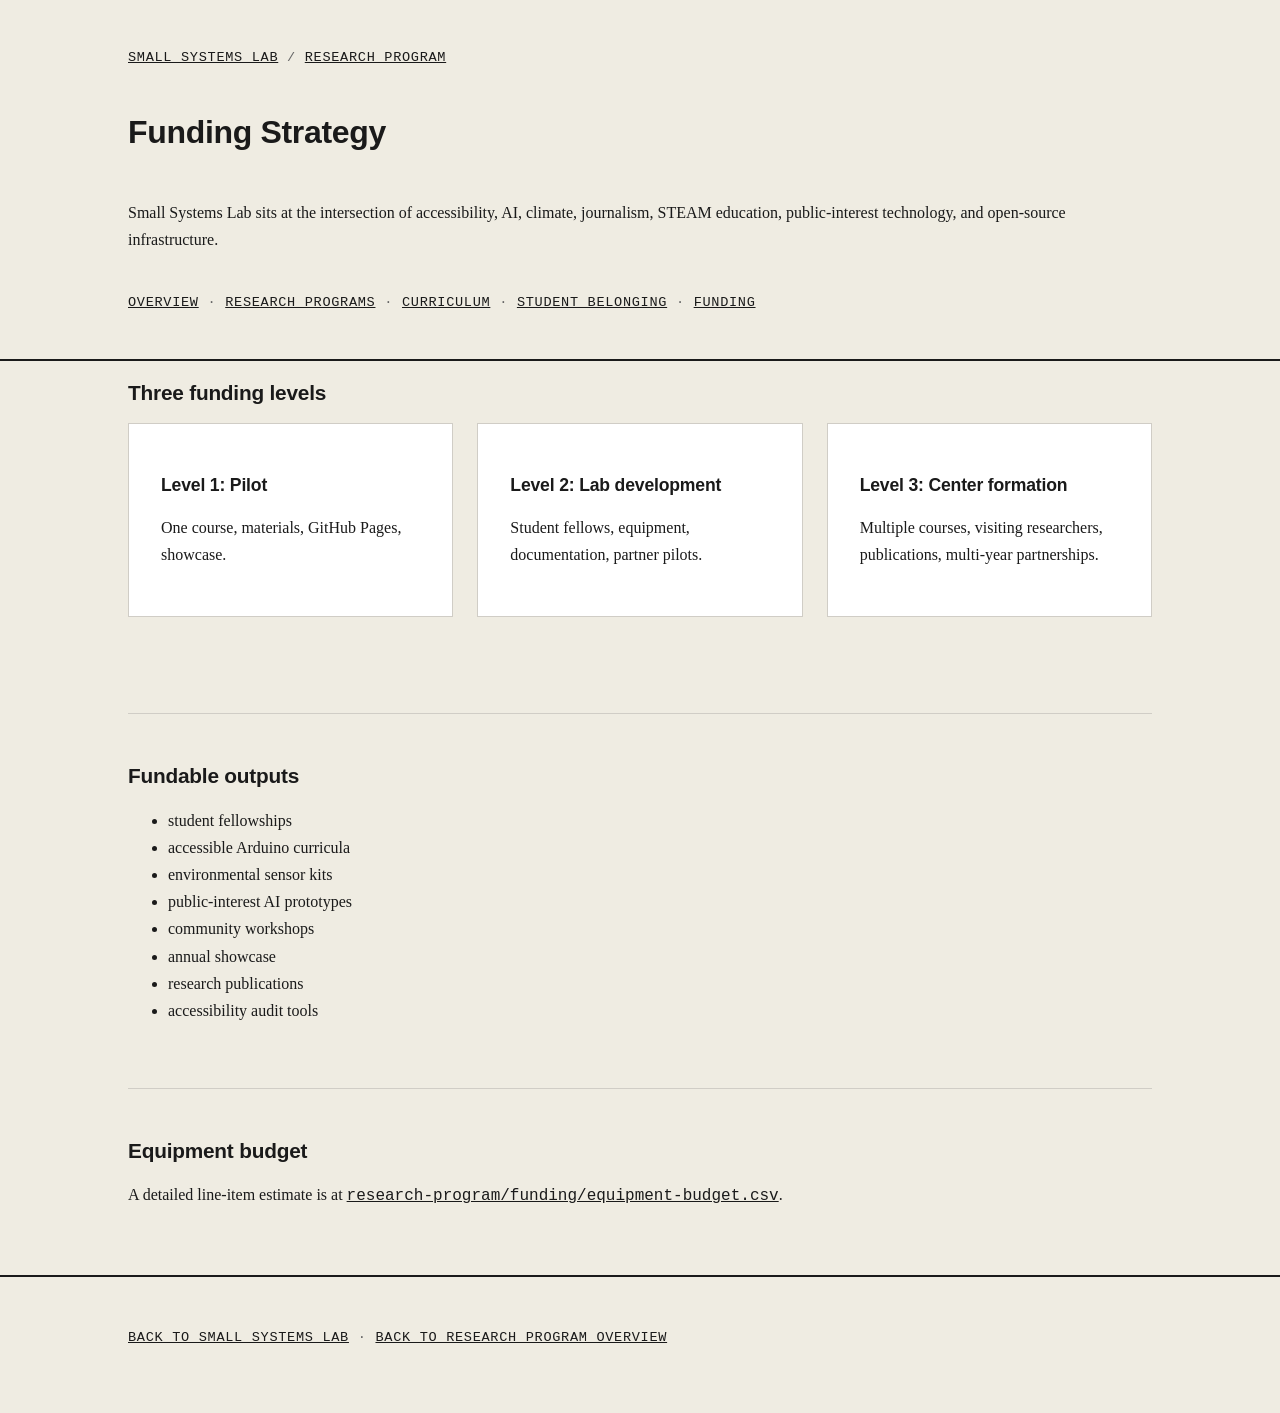
<file: research/funding.html>
<!doctype html>
<html lang="en">
<head>
<meta charset="utf-8">
<meta name="viewport" content="width=device-width, initial-scale=1">
<title>Funding Strategy — Small Systems Lab</title>
<meta name="description" content="Small Systems Lab funding strategy: pilot, lab development, and center formation levels, plus equipment budget.">
<link rel="stylesheet" href="../variables.css">
<link rel="stylesheet" href="../site.css">
</head>
<body>
<a class="skip-link" href="#main">Skip to main content</a>

<header class="header">
  <div class="wrap">
    <p class="text-meta"><a href="../index.html">Small Systems Lab</a> / <a href="index.html">Research Program</a></p>
    <h1 class="text-h1">Funding Strategy</h1>
    <p class="text-body">Small Systems Lab sits at the intersection of accessibility, AI,
      climate, journalism, STEAM education, public-interest technology, and open-source
      infrastructure.</p>
    <p class="text-meta">
      <a href="index.html">Overview</a> ·
      <a href="programs.html">Research Programs</a> ·
      <a href="curriculum.html">Curriculum</a> ·
      <a href="student-belonging.html">Student Belonging</a> ·
      <a href="funding.html" aria-current="page">Funding</a>
    </p>
  </div>
</header>

<main id="main" class="wrap">

  <section aria-labelledby="levels-h">
    <h2 id="levels-h" class="text-h2">Three funding levels</h2>
    <div class="grid-2">
      <article class="card">
        <h3 class="text-h3">Level 1: Pilot</h3>
        <p class="text-body">One course, materials, GitHub Pages, showcase.</p>
      </article>
      <article class="card">
        <h3 class="text-h3">Level 2: Lab development</h3>
        <p class="text-body">Student fellows, equipment, documentation, partner pilots.</p>
      </article>
      <article class="card">
        <h3 class="text-h3">Level 3: Center formation</h3>
        <p class="text-body">Multiple courses, visiting researchers, publications,
          multi-year partnerships.</p>
      </article>
    </div>
  </section>

  <hr class="divider">

  <section aria-labelledby="outputs-h">
    <h2 id="outputs-h" class="text-h2">Fundable outputs</h2>
    <ul class="text-body">
      <li>student fellowships</li>
      <li>accessible Arduino curricula</li>
      <li>environmental sensor kits</li>
      <li>public-interest AI prototypes</li>
      <li>community workshops</li>
      <li>annual showcase</li>
      <li>research publications</li>
      <li>accessibility audit tools</li>
    </ul>
  </section>

  <hr class="divider">

  <section aria-labelledby="budget-h">
    <h2 id="budget-h" class="text-h2">Equipment budget</h2>
    <p class="text-body">A detailed line-item estimate is at
      <a href="../research-program/funding/equipment-budget.csv"><code>research-program/funding/equipment-budget.csv</code></a>.</p>
  </section>

</main>

<footer class="site-footer">
  <div class="wrap">
    <p class="text-meta"><a href="../index.html">Back to Small Systems Lab</a> ·
      <a href="index.html">Back to Research Program overview</a></p>
  </div>
</footer>

</body>
</html>
</file>
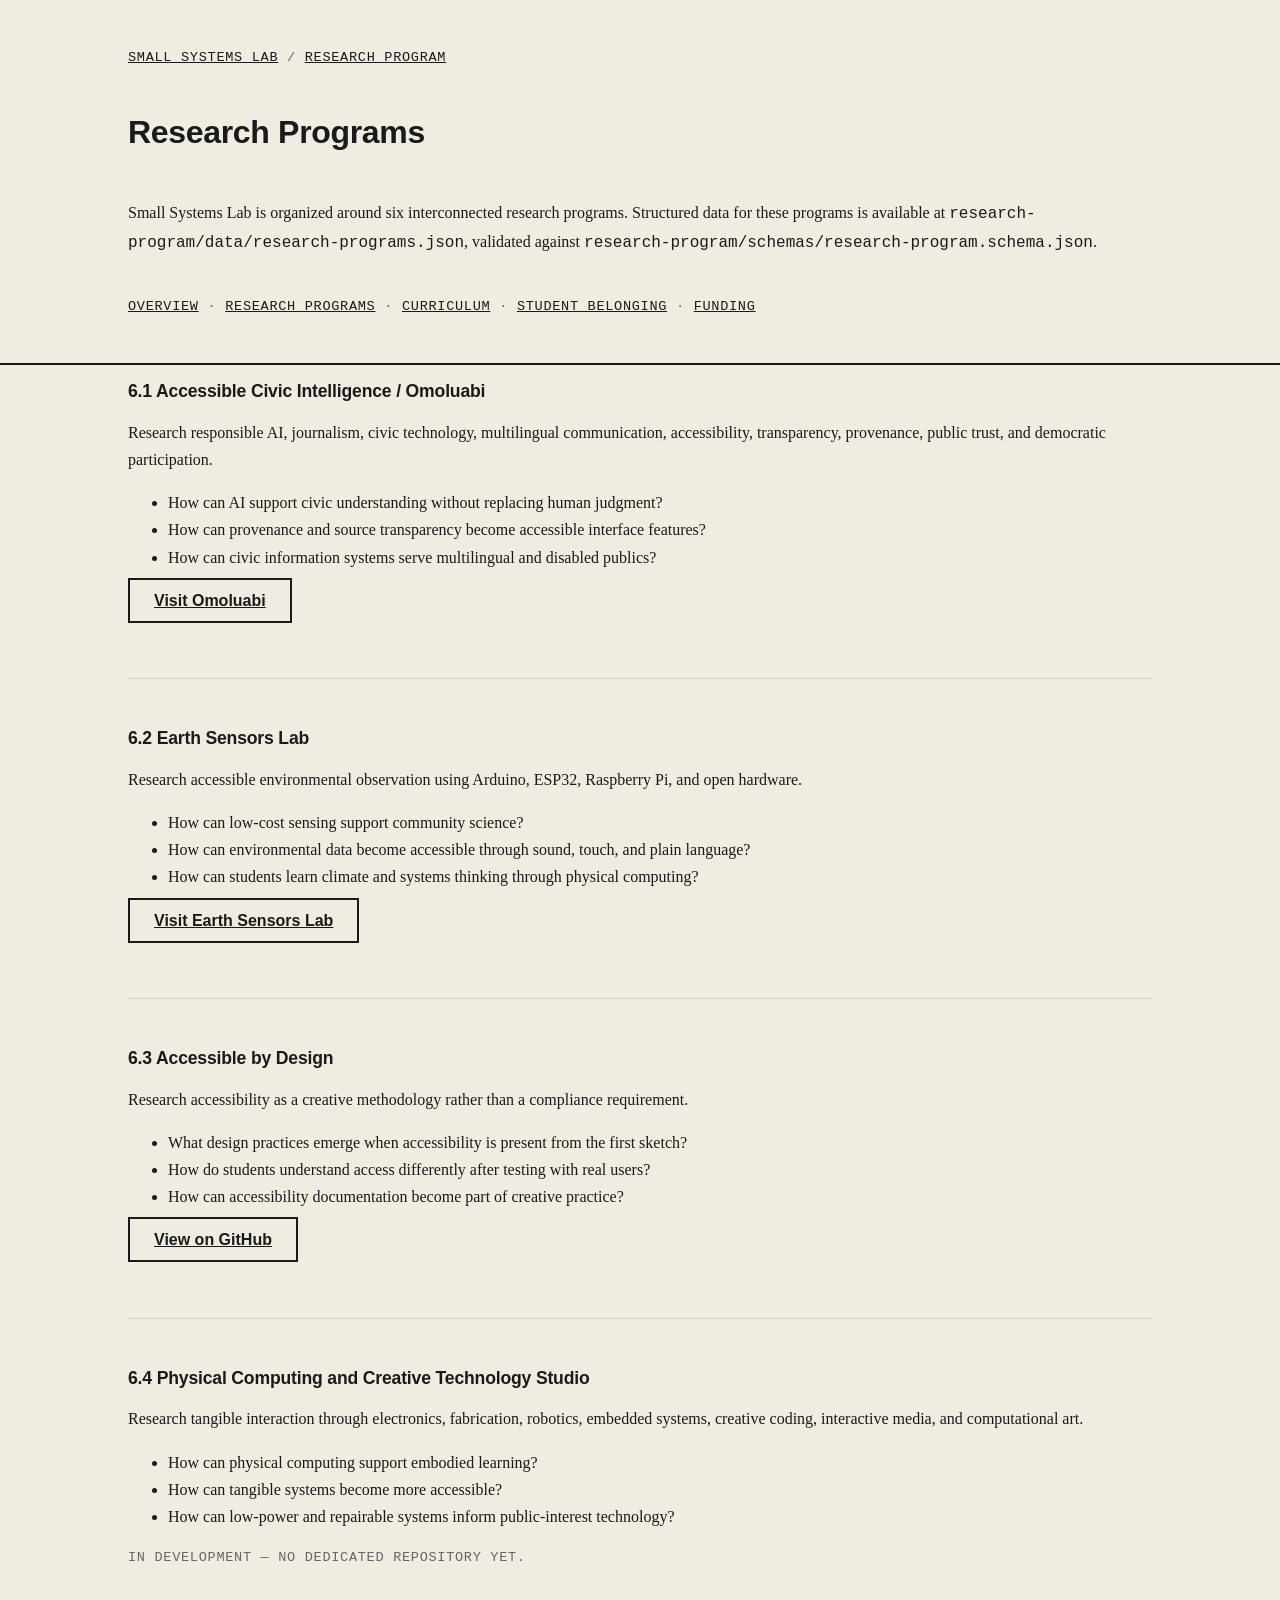
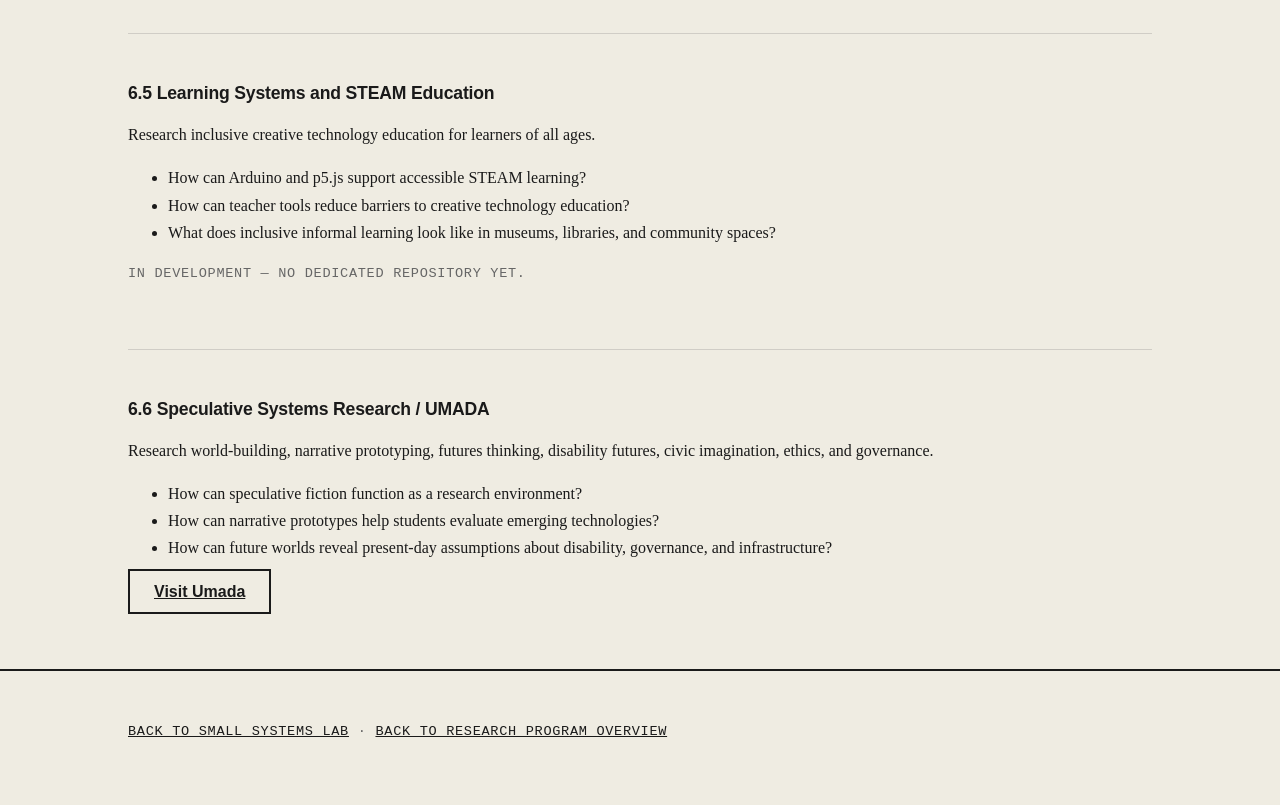
<file: research/programs.html>
<!doctype html>
<html lang="en">
<head>
<meta charset="utf-8">
<meta name="viewport" content="width=device-width, initial-scale=1">
<title>Research Programs — Small Systems Lab</title>
<meta name="description" content="Six interconnected research programs at Small Systems Lab: Omoluabi, Earth Sensors Lab, Accessible by Design, Physical Computing Studio, Learning Systems and STEAM Education, and Umada.">
<link rel="stylesheet" href="../variables.css">
<link rel="stylesheet" href="../site.css">
</head>
<body>
<a class="skip-link" href="#main">Skip to main content</a>

<header class="header">
  <div class="wrap">
    <p class="text-meta"><a href="../index.html">Small Systems Lab</a> / <a href="index.html">Research Program</a></p>
    <h1 class="text-h1">Research Programs</h1>
    <p class="text-body">Small Systems Lab is organized around six interconnected
      research programs. Structured data for these programs is available at
      <code>research-program/data/research-programs.json</code>, validated against
      <code>research-program/schemas/research-program.schema.json</code>.</p>
    <p class="text-meta">
      <a href="index.html">Overview</a> ·
      <a href="programs.html" aria-current="page">Research Programs</a> ·
      <a href="curriculum.html">Curriculum</a> ·
      <a href="student-belonging.html">Student Belonging</a> ·
      <a href="funding.html">Funding</a>
    </p>
  </div>
</header>

<main id="main" class="wrap">

  <section aria-labelledby="om-h">
    <h2 id="om-h" class="text-h3">6.1 Accessible Civic Intelligence / Omoluabi</h2>
    <p class="text-body">Research responsible AI, journalism, civic technology,
      multilingual communication, accessibility, transparency, provenance, public trust,
      and democratic participation.</p>
    <ul class="text-body">
      <li>How can AI support civic understanding without replacing human judgment?</li>
      <li>How can provenance and source transparency become accessible interface features?</li>
      <li>How can civic information systems serve multilingual and disabled publics?</li>
    </ul>
    <a class="btn" href="https://ukadike.github.io/omoluabi/">Visit Omoluabi</a>
  </section>

  <hr class="divider">

  <section aria-labelledby="esl-h">
    <h2 id="esl-h" class="text-h3">6.2 Earth Sensors Lab</h2>
    <p class="text-body">Research accessible environmental observation using Arduino,
      ESP32, Raspberry Pi, and open hardware.</p>
    <ul class="text-body">
      <li>How can low-cost sensing support community science?</li>
      <li>How can environmental data become accessible through sound, touch, and plain language?</li>
      <li>How can students learn climate and systems thinking through physical computing?</li>
    </ul>
    <a class="btn" href="https://ukadike.github.io/earth-sensors-lab/">Visit Earth Sensors Lab</a>
  </section>

  <hr class="divider">

  <section aria-labelledby="abd-h">
    <h2 id="abd-h" class="text-h3">6.3 Accessible by Design</h2>
    <p class="text-body">Research accessibility as a creative methodology rather than a
      compliance requirement.</p>
    <ul class="text-body">
      <li>What design practices emerge when accessibility is present from the first sketch?</li>
      <li>How do students understand access differently after testing with real users?</li>
      <li>How can accessibility documentation become part of creative practice?</li>
    </ul>
    <a class="btn" href="https://github.com/ukadike/accessible-by-design-prototyping">View on GitHub</a>
  </section>

  <hr class="divider">

  <section aria-labelledby="pc-h">
    <h2 id="pc-h" class="text-h3">6.4 Physical Computing and Creative Technology Studio</h2>
    <p class="text-body">Research tangible interaction through electronics, fabrication,
      robotics, embedded systems, creative coding, interactive media, and computational
      art.</p>
    <ul class="text-body">
      <li>How can physical computing support embodied learning?</li>
      <li>How can tangible systems become more accessible?</li>
      <li>How can low-power and repairable systems inform public-interest technology?</li>
    </ul>
    <p class="text-meta">In development — no dedicated repository yet.</p>
  </section>

  <hr class="divider">

  <section aria-labelledby="steam-h">
    <h2 id="steam-h" class="text-h3">6.5 Learning Systems and STEAM Education</h2>
    <p class="text-body">Research inclusive creative technology education for learners of
      all ages.</p>
    <ul class="text-body">
      <li>How can Arduino and p5.js support accessible STEAM learning?</li>
      <li>How can teacher tools reduce barriers to creative technology education?</li>
      <li>What does inclusive informal learning look like in museums, libraries, and community spaces?</li>
    </ul>
    <p class="text-meta">In development — no dedicated repository yet.</p>
  </section>

  <hr class="divider">

  <section aria-labelledby="umada-h">
    <h2 id="umada-h" class="text-h3">6.6 Speculative Systems Research / UMADA</h2>
    <p class="text-body">Research world-building, narrative prototyping, futures
      thinking, disability futures, civic imagination, ethics, and governance.</p>
    <ul class="text-body">
      <li>How can speculative fiction function as a research environment?</li>
      <li>How can narrative prototypes help students evaluate emerging technologies?</li>
      <li>How can future worlds reveal present-day assumptions about disability, governance, and infrastructure?</li>
    </ul>
    <a class="btn" href="https://ukadike.github.io/umada/">Visit Umada</a>
  </section>

</main>

<footer class="site-footer">
  <div class="wrap">
    <p class="text-meta"><a href="../index.html">Back to Small Systems Lab</a> ·
      <a href="index.html">Back to Research Program overview</a></p>
  </div>
</footer>

</body>
</html>
</file>
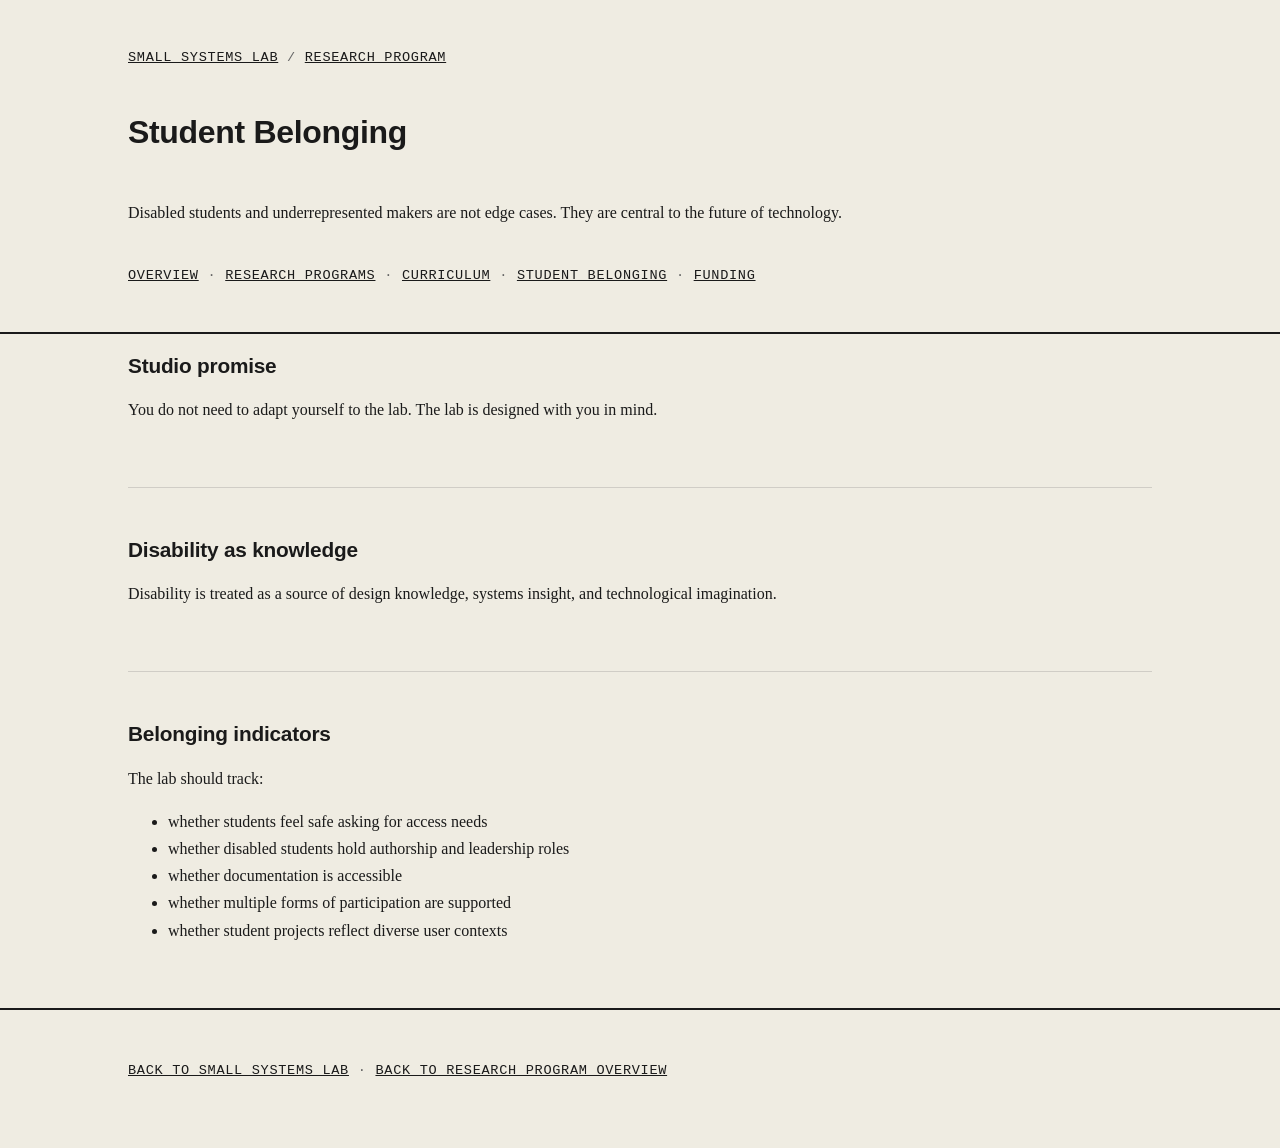
<file: research/student-belonging.html>
<!doctype html>
<html lang="en">
<head>
<meta charset="utf-8">
<meta name="viewport" content="width=device-width, initial-scale=1">
<title>Student Belonging — Small Systems Lab</title>
<meta name="description" content="Small Systems Lab is designed as a home for disabled students and underrepresented makers, treating disability as a source of design knowledge.">
<link rel="stylesheet" href="../variables.css">
<link rel="stylesheet" href="../site.css">
</head>
<body>
<a class="skip-link" href="#main">Skip to main content</a>

<header class="header">
  <div class="wrap">
    <p class="text-meta"><a href="../index.html">Small Systems Lab</a> / <a href="index.html">Research Program</a></p>
    <h1 class="text-h1">Student Belonging</h1>
    <p class="text-body">Disabled students and underrepresented makers are not edge
      cases. They are central to the future of technology.</p>
    <p class="text-meta">
      <a href="index.html">Overview</a> ·
      <a href="programs.html">Research Programs</a> ·
      <a href="curriculum.html">Curriculum</a> ·
      <a href="student-belonging.html" aria-current="page">Student Belonging</a> ·
      <a href="funding.html">Funding</a>
    </p>
  </div>
</header>

<main id="main" class="wrap">

  <section aria-labelledby="promise-h">
    <h2 id="promise-h" class="text-h2">Studio promise</h2>
    <p class="text-body">You do not need to adapt yourself to the lab. The lab is
      designed with you in mind.</p>
  </section>

  <hr class="divider">

  <section aria-labelledby="knowledge-h">
    <h2 id="knowledge-h" class="text-h2">Disability as knowledge</h2>
    <p class="text-body">Disability is treated as a source of design knowledge, systems
      insight, and technological imagination.</p>
  </section>

  <hr class="divider">

  <section aria-labelledby="indicators-h">
    <h2 id="indicators-h" class="text-h2">Belonging indicators</h2>
    <p class="text-body">The lab should track:</p>
    <ul class="text-body">
      <li>whether students feel safe asking for access needs</li>
      <li>whether disabled students hold authorship and leadership roles</li>
      <li>whether documentation is accessible</li>
      <li>whether multiple forms of participation are supported</li>
      <li>whether student projects reflect diverse user contexts</li>
    </ul>
  </section>

</main>

<footer class="site-footer">
  <div class="wrap">
    <p class="text-meta"><a href="../index.html">Back to Small Systems Lab</a> ·
      <a href="index.html">Back to Research Program overview</a></p>
  </div>
</footer>

</body>
</html>
</file>
<file: variables.css>
/* OMOLUABI VISUAL LANGUAGE SYSTEM
   CSS Custom Properties
   Version 1.0 | June 8, 2026
   Usage: :root { ... } or apply to specific scope
*/

:root {
  /* COLORS */
  --color-paper: #efece2;
  --color-ink: #1a1a1a;
  --color-line: #d0cdc6;
  /* WCAG AA fix (2026-07-20): darkened from #6f6f6f, which measured 4.25:1 against
     --color-paper (fails the 4.5:1 text-contrast minimum). #666666 measures 4.86:1
     against --color-paper (and improves further against --color-soft/--color-white),
     with the same neutral gray hue. See WCAG_AUDIT.md. */
  --color-muted: #666666;
  --color-soft: #f9f9f7;
  --color-white: #ffffff;

  /* TYPOGRAPHY - FONTS */
  --font-display: 'Helvetica Neue', Helvetica, Arial, sans-serif;
  --font-body: Georgia, 'Garamond', serif;
  --font-mono: 'Courier Prime', 'Courier New', monospace;

  /* TYPOGRAPHY - SIZES */
  --text-h1: 2rem;
  --text-h2: 1.3rem;
  --text-h3: 1.1rem;
  --text-h4: 0.95rem;
  --text-body: 1rem;
  --text-small: 0.85rem;

  /* TYPOGRAPHY - LINE HEIGHTS */
  --line-display: 1.3;
  --line-body: 1.7;
  --line-small: 1.5;
  --line-code: 1.6;

  /* TYPOGRAPHY - LETTER SPACING */
  --letter-tight: -0.01em;
  --letter-normal: 0;
  --letter-wide: 0.05em;
  --letter-wider: 0.1em;

  /* SPACING */
  --space-xs: 0.25rem;
  --space-sm: 0.5rem;
  --space-md: 1rem;
  --space-lg: 1.5rem;
  --space-xl: 2rem;
  --space-2xl: 3rem;
  --space-3xl: 4rem;

  /* BORDERS */
  --border-thin: 1px solid var(--color-line);
  --border-thick: 2px solid var(--color-ink);
  --border-radius: 0;

  /* FOCUS */
  --focus-outline: 2px solid var(--color-ink);
  --focus-offset: 2px;

  /* TRANSITIONS */
  --transition: none;
}

/* UTILITY CLASSES */

/* TEXT */
.text-h1 {
  font-family: var(--font-display);
  font-size: var(--text-h1);
  font-weight: 700;
  line-height: var(--line-display);
  letter-spacing: var(--letter-tight);
}

.text-h2 {
  font-family: var(--font-display);
  font-size: var(--text-h2);
  font-weight: 700;
  line-height: var(--line-display);
  letter-spacing: var(--letter-tight);
}

.text-h3 {
  font-family: var(--font-display);
  font-size: var(--text-h3);
  font-weight: 700;
  line-height: var(--line-display);
  letter-spacing: var(--letter-tight);
}

.text-body {
  font-family: var(--font-body);
  font-size: var(--text-body);
  font-weight: 400;
  line-height: var(--line-body);
}

.text-small {
  font-family: var(--font-mono);
  font-size: var(--text-small);
  font-weight: 400;
  line-height: var(--line-small);
  text-transform: uppercase;
  letter-spacing: var(--letter-wide);
}

.text-meta {
  font-family: var(--font-mono);
  font-size: var(--text-small);
  color: var(--color-muted);
  text-transform: uppercase;
  letter-spacing: var(--letter-wide);
}

/* COLORS */
.bg-paper {
  background-color: var(--color-paper);
}

.bg-soft {
  background-color: var(--color-soft);
}

.bg-white {
  background-color: var(--color-white);
}

.text-ink {
  color: var(--color-ink);
}

.text-muted {
  color: var(--color-muted);
}

/* BORDERS */
.border-thin {
  border: var(--border-thin);
}

.border-thick {
  border: var(--border-thick);
}

.border-bottom-thin {
  border-bottom: var(--border-thin);
}

.border-bottom-thick {
  border-bottom: var(--border-thick);
}

/* SPACING */
.p-xs { padding: var(--space-xs); }
.p-sm { padding: var(--space-sm); }
.p-md { padding: var(--space-md); }
.p-lg { padding: var(--space-lg); }
.p-xl { padding: var(--space-xl); }

.m-xs { margin: var(--space-xs); }
.m-sm { margin: var(--space-sm); }
.m-md { margin: var(--space-md); }
.m-lg { margin: var(--space-lg); }
.m-xl { margin: var(--space-xl); }

.gap-md { gap: var(--space-md); }
.gap-lg { gap: var(--space-lg); }

/* COMPONENTS */
.btn {
  background-color: var(--color-paper);
  color: var(--color-ink);
  border: 2px solid var(--color-ink);
  padding: 0.75rem 1.5rem;
  font-family: var(--font-display);
  font-weight: 700;
  cursor: pointer;
  transition: var(--transition);
}

.btn:hover {
  background-color: var(--color-ink);
  color: var(--color-paper);
}

.btn:focus {
  outline: var(--focus-outline);
  outline-offset: var(--focus-offset);
}

.card {
  background-color: var(--color-white);
  border: var(--border-thin);
  padding: var(--space-xl);
  margin-bottom: var(--space-xl);
}

.header {
  border-bottom: var(--border-thick);
  padding-bottom: var(--space-lg);
  margin-bottom: var(--space-xl);
}

/* ACCESSIBILITY */
*:focus {
  outline: var(--focus-outline);
  outline-offset: var(--focus-offset);
}

input:focus,
textarea:focus,
button:focus,
a:focus {
  outline: var(--focus-outline);
  outline-offset: var(--focus-offset);
}

/* PRINT */
@media print {
  :root {
    --color-paper: white;
    --color-soft: white;
  }

  * {
    background-color: white !important;
    color: var(--color-ink) !important;
    border-color: var(--color-ink) !important;
  }
}

/* DARK MODE (if needed, use inverted values) */
@media (prefers-color-scheme: dark) {
  /* Keep same colors - system is already dark-friendly */
}
</file>
<file: site.css>
/* Site-specific layout glue. Tokens/components come from variables.css (locked); this file
   only adds layout (max-width, grid) and the base element rules variables.css doesn't set. */

body {
  margin: 0;
  background-color: var(--color-paper);
  color: var(--color-ink);
  font-family: var(--font-body);
  line-height: var(--line-body);
}

a {
  color: var(--color-ink);
  text-decoration: underline;
}
a:hover { text-decoration-thickness: 2px; }

.skip-link {
  position: absolute;
  left: -999px;
  top: 0;
  background-color: var(--color-ink);
  color: var(--color-paper);
  padding: var(--space-sm) var(--space-md);
  font-family: var(--font-mono);
  z-index: 100;
}
.skip-link:focus { left: var(--space-sm); top: var(--space-sm); }

.wrap {
  max-width: 64rem;
  margin: 0 auto;
  padding: 0 var(--space-lg);
}

header.header {
  border-bottom: var(--border-thick);
  padding: var(--space-xl) 0;
  margin-bottom: 0;
}
header.header .wrap { display: flex; flex-direction: column; gap: var(--space-sm); }

main { padding: var(--space-2xl) 0 var(--space-3xl); }
main section { margin-bottom: var(--space-3xl); }

.divider {
  border: none;
  border-top: var(--border-thin);
  margin: var(--space-2xl) 0;
}

.grid-2 {
  display: grid;
  grid-template-columns: repeat(auto-fit, minmax(15rem, 1fr));
  gap: var(--space-lg);
}

.card a.btn { margin-top: var(--space-md); display: inline-block; text-decoration: none; }

.card.unlinked {
  color: var(--color-muted);
  background-color: var(--color-soft);
}

footer.site-footer {
  border-top: var(--border-thick);
  padding: var(--space-xl) 0 var(--space-2xl);
}

nav.primary a { font-family: var(--font-display); font-weight: 700; margin-right: var(--space-lg); }

/* Long-form documentation pages (e.g. atomic-micro-systems/) */
img { max-width: 100%; height: auto; display: block; }

figure { margin: 0; }
figure figcaption { margin-top: var(--space-sm); }

.status-line {
  display: inline-block;
  border: var(--border-thin);
  padding: var(--space-xs) var(--space-md);
  margin-bottom: var(--space-md);
}

.callout {
  border: var(--border-thick);
  padding: var(--space-lg);
}

dl.vocab dt {
  font-family: var(--font-display);
  font-weight: 700;
  margin-top: var(--space-lg);
}
dl.vocab dt:first-child { margin-top: 0; }
dl.vocab dd { margin: var(--space-xs) 0 0; }

.anatomy dt { font-weight: 700; }
.anatomy dd { margin: 0 0 var(--space-md); }


/* Consistent, visible navigation for the hub and its public subpages. */
.site-nav { margin-top: var(--space-lg); }
.site-nav ul {
  display: flex;
  flex-wrap: wrap;
  gap: var(--space-sm);
  list-style: none;
  margin: 0;
  padding: 0;
}
.site-nav a,
.resource-nav a {
  display: inline-block;
  padding: var(--space-xs) var(--space-sm);
  border: var(--border-thin);
  background: var(--color-paper);
  color: var(--color-ink);
  text-decoration: underline;
  text-underline-offset: .18em;
}
nav.site-nav a { margin: 0; }
.site-nav a:hover,
.resource-nav a:hover { background: var(--color-soft); text-decoration-thickness: 2px; }
.site-nav a:focus-visible,
.resource-nav a:focus-visible {
  outline: 3px solid var(--color-ink);
  outline-offset: 3px;
}
.resource-nav { display: flex; flex-wrap: wrap; gap: var(--space-sm); margin-top: var(--space-md); }
.site-footer a { display: inline-block; padding: var(--space-xs) 0; }
@media (max-width: 38rem) {
  .site-nav ul,
  .resource-nav { gap: var(--space-xs); }
  .site-nav a,
  .resource-nav a { padding: var(--space-sm); }
}


/* Hand-drawn branch graphics, kept consistent across the SSL directory. */
.branch-art {
  display: block;
  width: 100%;
  aspect-ratio: 16 / 9;
  object-fit: cover;
  border: var(--border-thin);
  background: var(--color-soft);
  margin: 0 0 var(--space-md);
}
.ecosystem-figure {
  margin-top: var(--space-lg);
  padding: var(--space-md);
  border: var(--border-thin);
  background: var(--color-soft);
}
.ecosystem-figure img {
  width: 100%;
  max-height: 19rem;
  object-fit: contain;
  margin: 0 auto;
}
.ecosystem-figure figcaption {
  margin-top: var(--space-sm);
  font-family: var(--font-mono);
  color: var(--color-muted);
}
</file>
<file: research-program/code/p5/sonified-sensor-dashboard/style.css>
body {
  font-family: system-ui, sans-serif;
  line-height: 1.5;
  margin: 2rem;
  background: #ffffff;
  color: #111111;
}
button {
  font-size: 1.1rem;
  padding: 0.75rem 1rem;
  border: 2px solid currentColor;
  background: #f2f2f2;
  cursor: pointer;
}
button:focus {
  outline: 4px solid #000000;
  outline-offset: 3px;
}
dl {
  display: grid;
  grid-template-columns: max-content 1fr;
  gap: 0.5rem 1rem;
}
</file>
